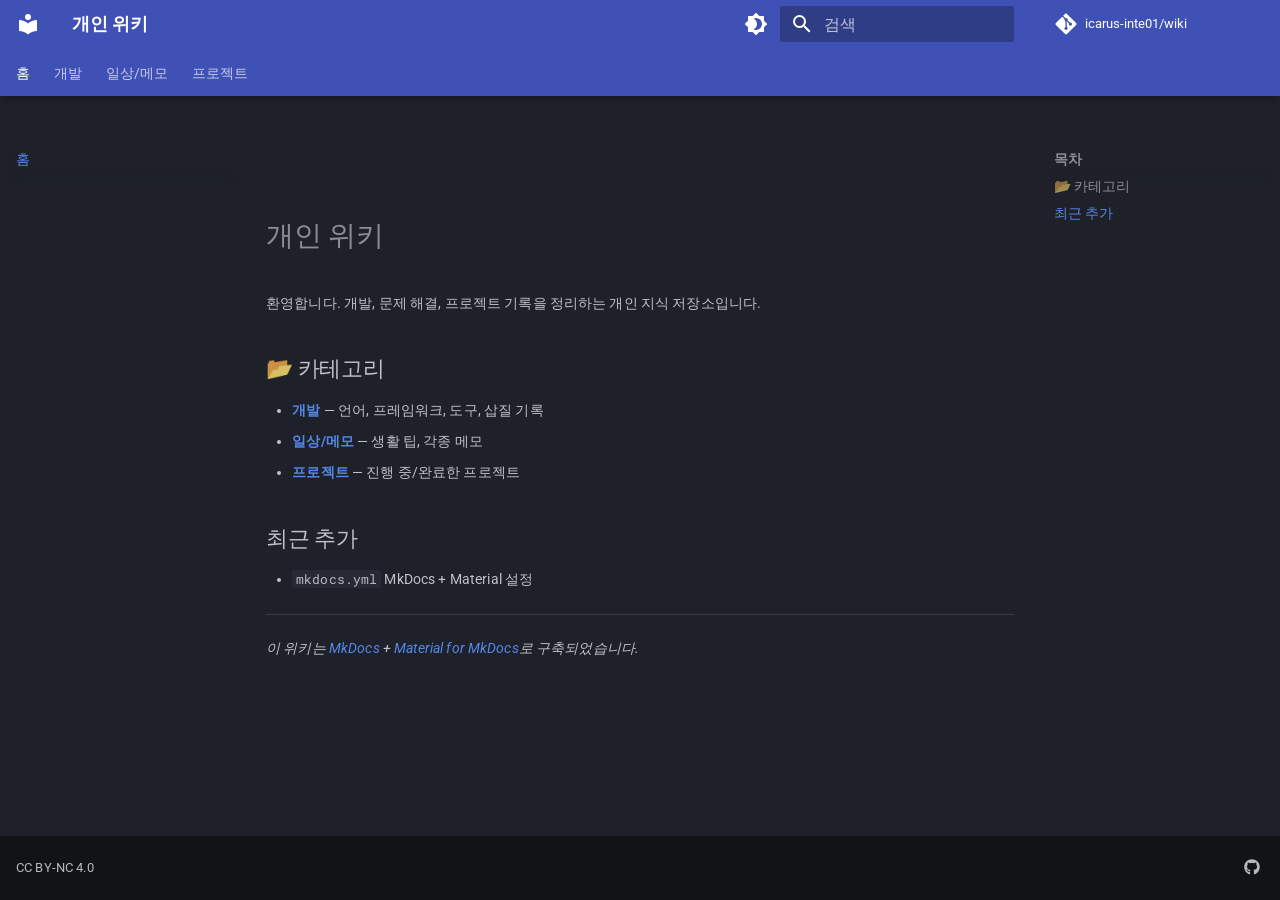
<file: index.html>
<!doctype html>
<html lang="ko" class="no-js">
  <head>
    
      <meta charset="utf-8">
      <meta name="viewport" content="width=device-width,initial-scale=1">
      
        <meta name="description" content="개인 기술 위키 — 개발, 일상, 프로젝트 노트">
      
      
        <meta name="author" content="icarus">
      
      
        <link rel="canonical" href="https://icarus-inte01.github.io/wiki/">
      
      
      
        <link rel="next" href="dev/">
      
      
        
      
      
      <link rel="icon" href="assets/images/favicon.png">
      <meta name="generator" content="mkdocs-1.6.1, mkdocs-material-9.7.6">
    
    
      
        <title>개인 위키</title>
      
    
    
      <link rel="stylesheet" href="assets/stylesheets/main.484c7ddc.min.css">
      
        
        <link rel="stylesheet" href="assets/stylesheets/palette.ab4e12ef.min.css">
      
      


    
    
      
    
    
      
        
        
        <link rel="preconnect" href="https://fonts.gstatic.com" crossorigin>
        <link rel="stylesheet" href="https://fonts.googleapis.com/css?family=Roboto:300,300i,400,400i,700,700i%7CRoboto+Mono:400,400i,700,700i&display=fallback">
        <style>:root{--md-text-font:"Roboto";--md-code-font:"Roboto Mono"}</style>
      
    
    
      <link rel="stylesheet" href="extra.css">
    
    <script>__md_scope=new URL(".",location),__md_hash=e=>[...e].reduce(((e,_)=>(e<<5)-e+_.charCodeAt(0)),0),__md_get=(e,_=localStorage,t=__md_scope)=>JSON.parse(_.getItem(t.pathname+"."+e)),__md_set=(e,_,t=localStorage,a=__md_scope)=>{try{t.setItem(a.pathname+"."+e,JSON.stringify(_))}catch(e){}}</script>
    
      

    
    
  </head>
  
  
    
    
      
    
    
    
    
    <body dir="ltr" data-md-color-scheme="slate" data-md-color-primary="indigo" data-md-color-accent="indigo">
  
    
    <input class="md-toggle" data-md-toggle="drawer" type="checkbox" id="__drawer" autocomplete="off">
    <input class="md-toggle" data-md-toggle="search" type="checkbox" id="__search" autocomplete="off">
    <label class="md-overlay" for="__drawer"></label>
    <div data-md-component="skip">
      
        
        <a href="#_1" class="md-skip">
          콘텐츠로 이동
        </a>
      
    </div>
    <div data-md-component="announce">
      
    </div>
    
    
      

  

<header class="md-header md-header--shadow md-header--lifted" data-md-component="header">
  <nav class="md-header__inner md-grid" aria-label="상단/헤더">
    <a href="." title="개인 위키" class="md-header__button md-logo" aria-label="개인 위키" data-md-component="logo">
      
  
  <svg xmlns="http://www.w3.org/2000/svg" viewBox="0 0 24 24"><path d="M12 8a3 3 0 0 0 3-3 3 3 0 0 0-3-3 3 3 0 0 0-3 3 3 3 0 0 0 3 3m0 3.54C9.64 9.35 6.5 8 3 8v11c3.5 0 6.64 1.35 9 3.54 2.36-2.19 5.5-3.54 9-3.54V8c-3.5 0-6.64 1.35-9 3.54"/></svg>

    </a>
    <label class="md-header__button md-icon" for="__drawer">
      
      <svg xmlns="http://www.w3.org/2000/svg" viewBox="0 0 24 24"><path d="M3 6h18v2H3zm0 5h18v2H3zm0 5h18v2H3z"/></svg>
    </label>
    <div class="md-header__title" data-md-component="header-title">
      <div class="md-header__ellipsis">
        <div class="md-header__topic">
          <span class="md-ellipsis">
            개인 위키
          </span>
        </div>
        <div class="md-header__topic" data-md-component="header-topic">
          <span class="md-ellipsis">
            
              홈
            
          </span>
        </div>
      </div>
    </div>
    
      
        <form class="md-header__option" data-md-component="palette">
  
    
    
    
    <input class="md-option" data-md-color-media="" data-md-color-scheme="slate" data-md-color-primary="indigo" data-md-color-accent="indigo"  aria-label="라이트 모드로 전환"  type="radio" name="__palette" id="__palette_0">
    
      <label class="md-header__button md-icon" title="라이트 모드로 전환" for="__palette_1" hidden>
        <svg xmlns="http://www.w3.org/2000/svg" viewBox="0 0 24 24"><path d="M12 18c-.89 0-1.74-.2-2.5-.55C11.56 16.5 13 14.42 13 12s-1.44-4.5-3.5-5.45C10.26 6.2 11.11 6 12 6a6 6 0 0 1 6 6 6 6 0 0 1-6 6m8-9.31V4h-4.69L12 .69 8.69 4H4v4.69L.69 12 4 15.31V20h4.69L12 23.31 15.31 20H20v-4.69L23.31 12z"/></svg>
      </label>
    
  
    
    
    
    <input class="md-option" data-md-color-media="" data-md-color-scheme="default" data-md-color-primary="indigo" data-md-color-accent="indigo"  aria-label="다크 모드로 전환"  type="radio" name="__palette" id="__palette_1">
    
      <label class="md-header__button md-icon" title="다크 모드로 전환" for="__palette_0" hidden>
        <svg xmlns="http://www.w3.org/2000/svg" viewBox="0 0 24 24"><path d="M12 8a4 4 0 0 0-4 4 4 4 0 0 0 4 4 4 4 0 0 0 4-4 4 4 0 0 0-4-4m0 10a6 6 0 0 1-6-6 6 6 0 0 1 6-6 6 6 0 0 1 6 6 6 6 0 0 1-6 6m8-9.31V4h-4.69L12 .69 8.69 4H4v4.69L.69 12 4 15.31V20h4.69L12 23.31 15.31 20H20v-4.69L23.31 12z"/></svg>
      </label>
    
  
</form>
      
    
    
      <script>var palette=__md_get("__palette");if(palette&&palette.color){if("(prefers-color-scheme)"===palette.color.media){var media=matchMedia("(prefers-color-scheme: light)"),input=document.querySelector(media.matches?"[data-md-color-media='(prefers-color-scheme: light)']":"[data-md-color-media='(prefers-color-scheme: dark)']");palette.color.media=input.getAttribute("data-md-color-media"),palette.color.scheme=input.getAttribute("data-md-color-scheme"),palette.color.primary=input.getAttribute("data-md-color-primary"),palette.color.accent=input.getAttribute("data-md-color-accent")}for(var[key,value]of Object.entries(palette.color))document.body.setAttribute("data-md-color-"+key,value)}</script>
    
    
    
      
      
        <label class="md-header__button md-icon" for="__search">
          
          <svg xmlns="http://www.w3.org/2000/svg" viewBox="0 0 24 24"><path d="M9.5 3A6.5 6.5 0 0 1 16 9.5c0 1.61-.59 3.09-1.56 4.23l.27.27h.79l5 5-1.5 1.5-5-5v-.79l-.27-.27A6.52 6.52 0 0 1 9.5 16 6.5 6.5 0 0 1 3 9.5 6.5 6.5 0 0 1 9.5 3m0 2C7 5 5 7 5 9.5S7 14 9.5 14 14 12 14 9.5 12 5 9.5 5"/></svg>
        </label>
        <div class="md-search" data-md-component="search" role="dialog">
  <label class="md-search__overlay" for="__search"></label>
  <div class="md-search__inner" role="search">
    <form class="md-search__form" name="search">
      <input type="text" class="md-search__input" name="query" aria-label="검색" placeholder="검색" autocapitalize="off" autocorrect="off" autocomplete="off" spellcheck="false" data-md-component="search-query" required>
      <label class="md-search__icon md-icon" for="__search">
        
        <svg xmlns="http://www.w3.org/2000/svg" viewBox="0 0 24 24"><path d="M9.5 3A6.5 6.5 0 0 1 16 9.5c0 1.61-.59 3.09-1.56 4.23l.27.27h.79l5 5-1.5 1.5-5-5v-.79l-.27-.27A6.52 6.52 0 0 1 9.5 16 6.5 6.5 0 0 1 3 9.5 6.5 6.5 0 0 1 9.5 3m0 2C7 5 5 7 5 9.5S7 14 9.5 14 14 12 14 9.5 12 5 9.5 5"/></svg>
        
        <svg xmlns="http://www.w3.org/2000/svg" viewBox="0 0 24 24"><path d="M20 11v2H8l5.5 5.5-1.42 1.42L4.16 12l7.92-7.92L13.5 5.5 8 11z"/></svg>
      </label>
      <nav class="md-search__options" aria-label="검색">
        
        <button type="reset" class="md-search__icon md-icon" title="지우기" aria-label="지우기" tabindex="-1">
          
          <svg xmlns="http://www.w3.org/2000/svg" viewBox="0 0 24 24"><path d="M19 6.41 17.59 5 12 10.59 6.41 5 5 6.41 10.59 12 5 17.59 6.41 19 12 13.41 17.59 19 19 17.59 13.41 12z"/></svg>
        </button>
      </nav>
      
        <div class="md-search__suggest" data-md-component="search-suggest"></div>
      
    </form>
    <div class="md-search__output">
      <div class="md-search__scrollwrap" tabindex="0" data-md-scrollfix>
        <div class="md-search-result" data-md-component="search-result">
          <div class="md-search-result__meta">
            검색 초기화
          </div>
          <ol class="md-search-result__list" role="presentation"></ol>
        </div>
      </div>
    </div>
  </div>
</div>
      
    
    
      <div class="md-header__source">
        <a href="https://github.com/icarus-inte01/wiki" title="저장소로 이동" class="md-source" data-md-component="source">
  <div class="md-source__icon md-icon">
    
    <svg xmlns="http://www.w3.org/2000/svg" viewBox="0 0 448 512"><!--! Font Awesome Free 7.1.0 by @fontawesome - https://fontawesome.com License - https://fontawesome.com/license/free (Icons: CC BY 4.0, Fonts: SIL OFL 1.1, Code: MIT License) Copyright 2025 Fonticons, Inc.--><path d="M439.6 236.1 244 40.5c-5.4-5.5-12.8-8.5-20.4-8.5s-15 3-20.4 8.4L162.5 81l51.5 51.5c27.1-9.1 52.7 16.8 43.4 43.7l49.7 49.7c34.2-11.8 61.2 31 35.5 56.7-26.5 26.5-70.2-2.9-56-37.3L240.3 199v121.9c25.3 12.5 22.3 41.8 9.1 55-6.4 6.4-15.2 10.1-24.3 10.1s-17.8-3.6-24.3-10.1c-17.6-17.6-11.1-46.9 11.2-56v-123c-20.8-8.5-24.6-30.7-18.6-45L142.6 101 8.5 235.1C3 240.6 0 247.9 0 255.5s3 15 8.5 20.4l195.6 195.7c5.4 5.4 12.7 8.4 20.4 8.4s15-3 20.4-8.4l194.7-194.7c5.4-5.4 8.4-12.8 8.4-20.4s-3-15-8.4-20.4"/></svg>
  </div>
  <div class="md-source__repository">
    icarus-inte01/wiki
  </div>
</a>
      </div>
    
  </nav>
  
    
      
<nav class="md-tabs" aria-label="탭" data-md-component="tabs">
  <div class="md-grid">
    <ul class="md-tabs__list">
      
        
  
  
  
    
  
  
    <li class="md-tabs__item md-tabs__item--active">
      <a href="." class="md-tabs__link">
        
  
  
    
  
  홈

      </a>
    </li>
  

      
        
  
  
  
  
    
    
      <li class="md-tabs__item">
        <a href="dev/" class="md-tabs__link">
          
  
  
    
  
  개발

        </a>
      </li>
    
  

      
        
  
  
  
  
    
    
      <li class="md-tabs__item">
        <a href="life/" class="md-tabs__link">
          
  
  
    
  
  일상/메모

        </a>
      </li>
    
  

      
        
  
  
  
  
    
    
      <li class="md-tabs__item">
        <a href="projects/" class="md-tabs__link">
          
  
  
    
  
  프로젝트

        </a>
      </li>
    
  

      
    </ul>
  </div>
</nav>
    
  
</header>
    
    <div class="md-container" data-md-component="container">
      
      
        
      
      <main class="md-main" data-md-component="main">
        <div class="md-main__inner md-grid">
          
            
              
              <div class="md-sidebar md-sidebar--primary" data-md-component="sidebar" data-md-type="navigation" >
                <div class="md-sidebar__scrollwrap">
                  <div class="md-sidebar__inner">
                    


  


<nav class="md-nav md-nav--primary md-nav--lifted" aria-label="네비게이션" data-md-level="0">
  <label class="md-nav__title" for="__drawer">
    <a href="." title="개인 위키" class="md-nav__button md-logo" aria-label="개인 위키" data-md-component="logo">
      
  
  <svg xmlns="http://www.w3.org/2000/svg" viewBox="0 0 24 24"><path d="M12 8a3 3 0 0 0 3-3 3 3 0 0 0-3-3 3 3 0 0 0-3 3 3 3 0 0 0 3 3m0 3.54C9.64 9.35 6.5 8 3 8v11c3.5 0 6.64 1.35 9 3.54 2.36-2.19 5.5-3.54 9-3.54V8c-3.5 0-6.64 1.35-9 3.54"/></svg>

    </a>
    개인 위키
  </label>
  
    <div class="md-nav__source">
      <a href="https://github.com/icarus-inte01/wiki" title="저장소로 이동" class="md-source" data-md-component="source">
  <div class="md-source__icon md-icon">
    
    <svg xmlns="http://www.w3.org/2000/svg" viewBox="0 0 448 512"><!--! Font Awesome Free 7.1.0 by @fontawesome - https://fontawesome.com License - https://fontawesome.com/license/free (Icons: CC BY 4.0, Fonts: SIL OFL 1.1, Code: MIT License) Copyright 2025 Fonticons, Inc.--><path d="M439.6 236.1 244 40.5c-5.4-5.5-12.8-8.5-20.4-8.5s-15 3-20.4 8.4L162.5 81l51.5 51.5c27.1-9.1 52.7 16.8 43.4 43.7l49.7 49.7c34.2-11.8 61.2 31 35.5 56.7-26.5 26.5-70.2-2.9-56-37.3L240.3 199v121.9c25.3 12.5 22.3 41.8 9.1 55-6.4 6.4-15.2 10.1-24.3 10.1s-17.8-3.6-24.3-10.1c-17.6-17.6-11.1-46.9 11.2-56v-123c-20.8-8.5-24.6-30.7-18.6-45L142.6 101 8.5 235.1C3 240.6 0 247.9 0 255.5s3 15 8.5 20.4l195.6 195.7c5.4 5.4 12.7 8.4 20.4 8.4s15-3 20.4-8.4l194.7-194.7c5.4-5.4 8.4-12.8 8.4-20.4s-3-15-8.4-20.4"/></svg>
  </div>
  <div class="md-source__repository">
    icarus-inte01/wiki
  </div>
</a>
    </div>
  
  <ul class="md-nav__list" data-md-scrollfix>
    
      
      
  
  
    
  
  
  
    <li class="md-nav__item md-nav__item--active">
      
      <input class="md-nav__toggle md-toggle" type="checkbox" id="__toc">
      
      
        
      
      
        <label class="md-nav__link md-nav__link--active" for="__toc">
          
  
  
  <span class="md-ellipsis">
    
  
    홈
  

    
  </span>
  
  

          <span class="md-nav__icon md-icon"></span>
        </label>
      
      <a href="." class="md-nav__link md-nav__link--active">
        
  
  
  <span class="md-ellipsis">
    
  
    홈
  

    
  </span>
  
  

      </a>
      
        

<nav class="md-nav md-nav--secondary" aria-label="목차">
  
  
  
    
  
  
    <label class="md-nav__title" for="__toc">
      <span class="md-nav__icon md-icon"></span>
      목차
    </label>
    <ul class="md-nav__list" data-md-component="toc" data-md-scrollfix>
      
        <li class="md-nav__item">
  <a href="#_2" class="md-nav__link">
    <span class="md-ellipsis">
      
        📂 카테고리
      
    </span>
  </a>
  
</li>
      
        <li class="md-nav__item">
  <a href="#_3" class="md-nav__link">
    <span class="md-ellipsis">
      
        최근 추가
      
    </span>
  </a>
  
</li>
      
    </ul>
  
</nav>
      
    </li>
  

    
      
      
  
  
  
  
    
    
      
        
          
        
      
        
      
    
    
    
      
      
        
      
    
    
    <li class="md-nav__item md-nav__item--nested">
      
        
        
        <input class="md-nav__toggle md-toggle " type="checkbox" id="__nav_2" >
        
          
          <div class="md-nav__link md-nav__container">
            <a href="dev/" class="md-nav__link ">
              
  
  
  <span class="md-ellipsis">
    
  
    개발
  

    
  </span>
  
  

            </a>
            
              
              <label class="md-nav__link " for="__nav_2" id="__nav_2_label" tabindex="0">
                <span class="md-nav__icon md-icon"></span>
              </label>
            
          </div>
        
        <nav class="md-nav" data-md-level="1" aria-labelledby="__nav_2_label" aria-expanded="false">
          <label class="md-nav__title" for="__nav_2">
            <span class="md-nav__icon md-icon"></span>
            
  
    개발
  

          </label>
          <ul class="md-nav__list" data-md-scrollfix>
            
              
            
              
                
  
  
  
  
    <li class="md-nav__item">
      <a href="dev/mermaid-example/" class="md-nav__link">
        
  
  
  <span class="md-ellipsis">
    
  
    Mermaid 예제
  

    
  </span>
  
  

      </a>
    </li>
  

              
            
          </ul>
        </nav>
      
    </li>
  

    
      
      
  
  
  
  
    
    
      
        
          
        
      
    
    
    
      
      
        
      
    
    
    <li class="md-nav__item md-nav__item--nested">
      
        
        
        <input class="md-nav__toggle md-toggle " type="checkbox" id="__nav_3" >
        
          
          <div class="md-nav__link md-nav__container">
            <a href="life/" class="md-nav__link ">
              
  
  
  <span class="md-ellipsis">
    
  
    일상/메모
  

    
  </span>
  
  

            </a>
            
          </div>
        
        <nav class="md-nav" data-md-level="1" aria-labelledby="__nav_3_label" aria-expanded="false">
          <label class="md-nav__title" for="__nav_3">
            <span class="md-nav__icon md-icon"></span>
            
  
    일상/메모
  

          </label>
          <ul class="md-nav__list" data-md-scrollfix>
            
              
            
          </ul>
        </nav>
      
    </li>
  

    
      
      
  
  
  
  
    
    
      
        
          
        
      
        
      
    
    
    
      
      
        
      
    
    
    <li class="md-nav__item md-nav__item--nested">
      
        
        
        <input class="md-nav__toggle md-toggle " type="checkbox" id="__nav_4" >
        
          
          <div class="md-nav__link md-nav__container">
            <a href="projects/" class="md-nav__link ">
              
  
  
  <span class="md-ellipsis">
    
  
    프로젝트
  

    
  </span>
  
  

            </a>
            
              
              <label class="md-nav__link " for="__nav_4" id="__nav_4_label" tabindex="0">
                <span class="md-nav__icon md-icon"></span>
              </label>
            
          </div>
        
        <nav class="md-nav" data-md-level="1" aria-labelledby="__nav_4_label" aria-expanded="false">
          <label class="md-nav__title" for="__nav_4">
            <span class="md-nav__icon md-icon"></span>
            
  
    프로젝트
  

          </label>
          <ul class="md-nav__list" data-md-scrollfix>
            
              
            
              
                
  
  
  
  
    <li class="md-nav__item">
      <a href="projects/design-news/" class="md-nav__link">
        
  
  
  <span class="md-ellipsis">
    
  
    뉴스 수집기 설계
  

    
  </span>
  
  

      </a>
    </li>
  

              
            
          </ul>
        </nav>
      
    </li>
  

    
  </ul>
</nav>
                  </div>
                </div>
              </div>
            
            
              
              <div class="md-sidebar md-sidebar--secondary" data-md-component="sidebar" data-md-type="toc" >
                <div class="md-sidebar__scrollwrap">
                  <div class="md-sidebar__inner">
                    

<nav class="md-nav md-nav--secondary" aria-label="목차">
  
  
  
    
  
  
    <label class="md-nav__title" for="__toc">
      <span class="md-nav__icon md-icon"></span>
      목차
    </label>
    <ul class="md-nav__list" data-md-component="toc" data-md-scrollfix>
      
        <li class="md-nav__item">
  <a href="#_2" class="md-nav__link">
    <span class="md-ellipsis">
      
        📂 카테고리
      
    </span>
  </a>
  
</li>
      
        <li class="md-nav__item">
  <a href="#_3" class="md-nav__link">
    <span class="md-ellipsis">
      
        최근 추가
      
    </span>
  </a>
  
</li>
      
    </ul>
  
</nav>
                  </div>
                </div>
              </div>
            
          
          
            <div class="md-content" data-md-component="content">
              
              <article class="md-content__inner md-typeset">
                
                  


  
  


<h1 id="_1">개인 위키<a class="headerlink" href="#_1" title="Permanent link">&para;</a></h1>
<p>환영합니다. 개발, 문제 해결, 프로젝트 기록을 정리하는 개인 지식 저장소입니다.</p>
<h2 id="_2">📂 카테고리<a class="headerlink" href="#_2" title="Permanent link">&para;</a></h2>
<ul>
<li><a href="dev/"><strong>개발</strong></a> — 언어, 프레임워크, 도구, 삽질 기록</li>
<li><a href="life/"><strong>일상/메모</strong></a> — 생활 팁, 각종 메모</li>
<li><a href="projects/"><strong>프로젝트</strong></a> — 진행 중/완료한 프로젝트</li>
</ul>
<h2 id="_3">최근 추가<a class="headerlink" href="#_3" title="Permanent link">&para;</a></h2>
<ul>
<li><code>mkdocs.yml</code> MkDocs + Material 설정</li>
</ul>
<hr />
<p><em>이 위키는 <a href="https://www.mkdocs.org/">MkDocs</a> + <a href="https://squidfunk.github.io/mkdocs-material/">Material for MkDocs</a>로 구축되었습니다.</em></p>












                
              </article>
            </div>
          
          
<script>var target=document.getElementById(location.hash.slice(1));target&&target.name&&(target.checked=target.name.startsWith("__tabbed_"))</script>
        </div>
        
          <button type="button" class="md-top md-icon" data-md-component="top" hidden>
  
  <svg xmlns="http://www.w3.org/2000/svg" viewBox="0 0 24 24"><path d="M13 20h-2V8l-5.5 5.5-1.42-1.42L12 4.16l7.92 7.92-1.42 1.42L13 8z"/></svg>
  맨위로
</button>
        
      </main>
      
        <footer class="md-footer">
  
  <div class="md-footer-meta md-typeset">
    <div class="md-footer-meta__inner md-grid">
      <div class="md-copyright">
  
    <div class="md-copyright__highlight">
      CC BY-NC 4.0
    </div>
  
  
</div>
      
        
<div class="md-social">
  
    
    
    
    
      
      
    
    <a href="https://github.com/icarus-inte01" target="_blank" rel="noopener" title="github.com" class="md-social__link">
      <svg xmlns="http://www.w3.org/2000/svg" viewBox="0 0 512 512"><!--! Font Awesome Free 7.1.0 by @fontawesome - https://fontawesome.com License - https://fontawesome.com/license/free (Icons: CC BY 4.0, Fonts: SIL OFL 1.1, Code: MIT License) Copyright 2025 Fonticons, Inc.--><path d="M173.9 397.4c0 2-2.3 3.6-5.2 3.6-3.3.3-5.6-1.3-5.6-3.6 0-2 2.3-3.6 5.2-3.6 3-.3 5.6 1.3 5.6 3.6m-31.1-4.5c-.7 2 1.3 4.3 4.3 4.9 2.6 1 5.6 0 6.2-2s-1.3-4.3-4.3-5.2c-2.6-.7-5.5.3-6.2 2.3m44.2-1.7c-2.9.7-4.9 2.6-4.6 4.9.3 2 2.9 3.3 5.9 2.6 2.9-.7 4.9-2.6 4.6-4.6-.3-1.9-3-3.2-5.9-2.9M252.8 8C114.1 8 8 113.3 8 252c0 110.9 69.8 205.8 169.5 239.2 12.8 2.3 17.3-5.6 17.3-12.1 0-6.2-.3-40.4-.3-61.4 0 0-70 15-84.7-29.8 0 0-11.4-29.1-27.8-36.6 0 0-22.9-15.7 1.6-15.4 0 0 24.9 2 38.6 25.8 21.9 38.6 58.6 27.5 72.9 20.9 2.3-16 8.8-27.1 16-33.7-55.9-6.2-112.3-14.3-112.3-110.5 0-27.5 7.6-41.3 23.6-58.9-2.6-6.5-11.1-33.3 2.6-67.9 20.9-6.5 69 27 69 27 20-5.6 41.5-8.5 62.8-8.5s42.8 2.9 62.8 8.5c0 0 48.1-33.6 69-27 13.7 34.7 5.2 61.4 2.6 67.9 16 17.7 25.8 31.5 25.8 58.9 0 96.5-58.9 104.2-114.8 110.5 9.2 7.9 17 22.9 17 46.4 0 33.7-.3 75.4-.3 83.6 0 6.5 4.6 14.4 17.3 12.1C436.2 457.8 504 362.9 504 252 504 113.3 391.5 8 252.8 8M105.2 352.9c-1.3 1-1 3.3.7 5.2 1.6 1.6 3.9 2.3 5.2 1 1.3-1 1-3.3-.7-5.2-1.6-1.6-3.9-2.3-5.2-1m-10.8-8.1c-.7 1.3.3 2.9 2.3 3.9 1.6 1 3.6.7 4.3-.7.7-1.3-.3-2.9-2.3-3.9-2-.6-3.6-.3-4.3.7m32.4 35.6c-1.6 1.3-1 4.3 1.3 6.2 2.3 2.3 5.2 2.6 6.5 1 1.3-1.3.7-4.3-1.3-6.2-2.2-2.3-5.2-2.6-6.5-1m-11.4-14.7c-1.6 1-1.6 3.6 0 5.9s4.3 3.3 5.6 2.3c1.6-1.3 1.6-3.9 0-6.2-1.4-2.3-4-3.3-5.6-2"/></svg>
    </a>
  
</div>
      
    </div>
  </div>
</footer>
      
    </div>
    <div class="md-dialog" data-md-component="dialog">
      <div class="md-dialog__inner md-typeset"></div>
    </div>
    
    
    
      
      
      <script id="__config" type="application/json">{"annotate": null, "base": ".", "features": ["navigation.tabs", "navigation.tabs.sticky", "navigation.sections", "navigation.indexes", "navigation.top", "search.highlight", "search.suggest", "content.code.copy", "content.code.annotate"], "search": "assets/javascripts/workers/search.2c215733.min.js", "tags": null, "translations": {"clipboard.copied": "\ud074\ub9bd\ubcf4\ub4dc\uc5d0 \ubcf5\uc0ac\ub428", "clipboard.copy": "\ud074\ub9bd\ubcf4\ub4dc\ub85c \ubcf5\uc0ac", "search.result.more.one": "\uc774 \ubb38\uc11c\uc5d0\uc11c 1\uac1c\uc758 \uac80\uc0c9 \uacb0\uacfc \ub354 \ubcf4\uae30", "search.result.more.other": "\uc774 \ubb38\uc11c\uc5d0\uc11c #\uac1c\uc758 \uac80\uc0c9 \uacb0\uacfc \ub354 \ubcf4\uae30", "search.result.none": "\uac80\uc0c9\uc5b4\uc640 \uc77c\uce58\ud558\ub294 \ubb38\uc11c\uac00 \uc5c6\uc2b5\ub2c8\ub2e4", "search.result.one": "1\uac1c\uc758 \uc77c\uce58\ud558\ub294 \ubb38\uc11c", "search.result.other": "#\uac1c\uc758 \uc77c\uce58\ud558\ub294 \ubb38\uc11c", "search.result.placeholder": "\uac80\uc0c9\uc5b4\ub97c \uc785\ub825\ud558\uc138\uc694", "search.result.term.missing": "\ud3ec\ud568\ub418\uc9c0 \uc54a\uc740 \uac80\uc0c9\uc5b4", "select.version": "\ubc84\uc804 \uc120\ud0dd"}, "version": null}</script>
    
    
      <script src="assets/javascripts/bundle.79ae519e.min.js"></script>
      
    
  </body>
</html>
</file>
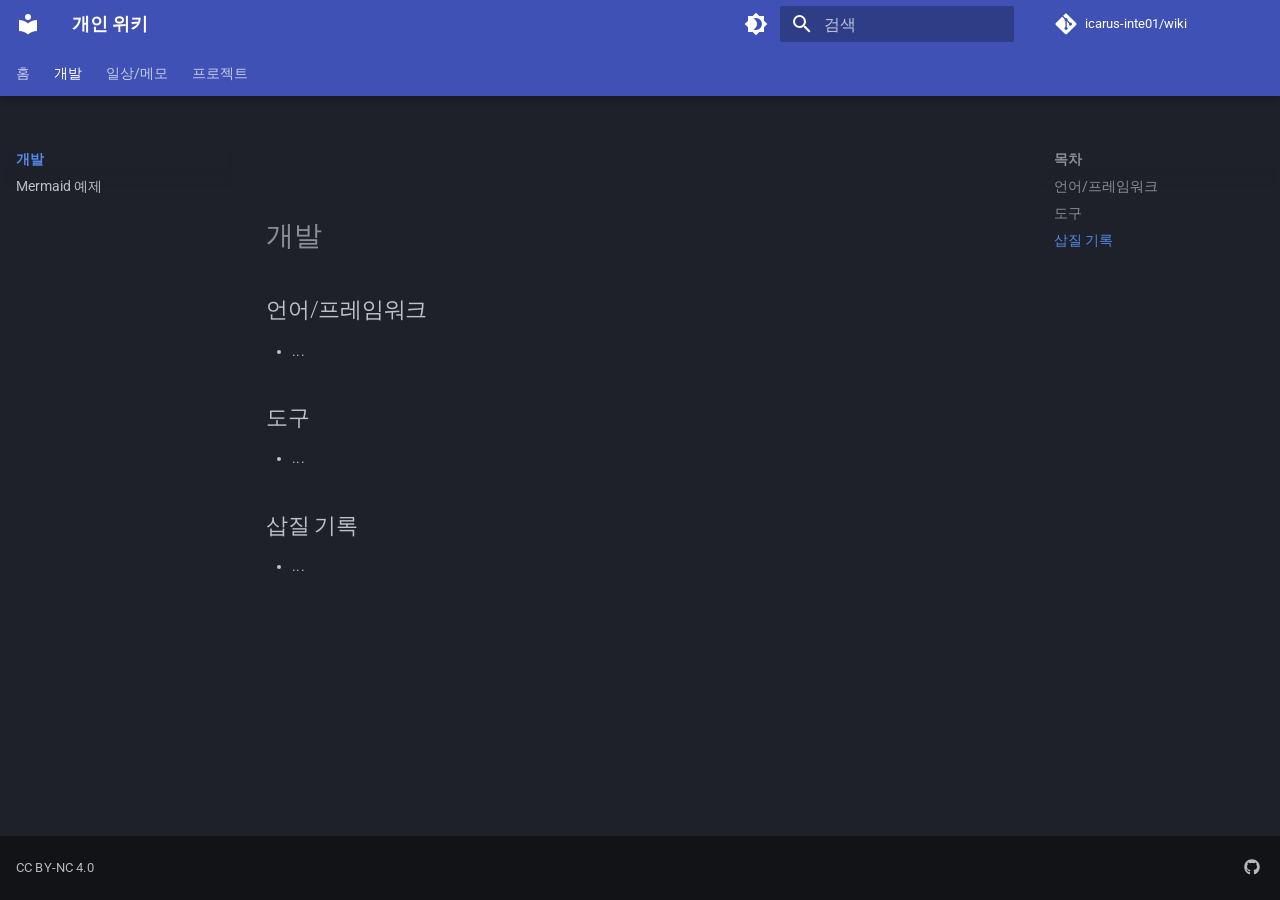
<file: dev/index.html>
<!doctype html>
<html lang="ko" class="no-js">
  <head>
    
      <meta charset="utf-8">
      <meta name="viewport" content="width=device-width,initial-scale=1">
      
        <meta name="description" content="개인 기술 위키 — 개발, 일상, 프로젝트 노트">
      
      
        <meta name="author" content="icarus">
      
      
        <link rel="canonical" href="https://icarus-inte01.github.io/wiki/dev/">
      
      
        <link rel="prev" href="..">
      
      
        <link rel="next" href="mermaid-example/">
      
      
        
      
      
      <link rel="icon" href="../assets/images/favicon.png">
      <meta name="generator" content="mkdocs-1.6.1, mkdocs-material-9.7.6">
    
    
      
        <title>개발 - 개인 위키</title>
      
    
    
      <link rel="stylesheet" href="../assets/stylesheets/main.484c7ddc.min.css">
      
        
        <link rel="stylesheet" href="../assets/stylesheets/palette.ab4e12ef.min.css">
      
      


    
    
      
    
    
      
        
        
        <link rel="preconnect" href="https://fonts.gstatic.com" crossorigin>
        <link rel="stylesheet" href="https://fonts.googleapis.com/css?family=Roboto:300,300i,400,400i,700,700i%7CRoboto+Mono:400,400i,700,700i&display=fallback">
        <style>:root{--md-text-font:"Roboto";--md-code-font:"Roboto Mono"}</style>
      
    
    
      <link rel="stylesheet" href="../extra.css">
    
    <script>__md_scope=new URL("..",location),__md_hash=e=>[...e].reduce(((e,_)=>(e<<5)-e+_.charCodeAt(0)),0),__md_get=(e,_=localStorage,t=__md_scope)=>JSON.parse(_.getItem(t.pathname+"."+e)),__md_set=(e,_,t=localStorage,a=__md_scope)=>{try{t.setItem(a.pathname+"."+e,JSON.stringify(_))}catch(e){}}</script>
    
      

    
    
  </head>
  
  
    
    
      
    
    
    
    
    <body dir="ltr" data-md-color-scheme="slate" data-md-color-primary="indigo" data-md-color-accent="indigo">
  
    
    <input class="md-toggle" data-md-toggle="drawer" type="checkbox" id="__drawer" autocomplete="off">
    <input class="md-toggle" data-md-toggle="search" type="checkbox" id="__search" autocomplete="off">
    <label class="md-overlay" for="__drawer"></label>
    <div data-md-component="skip">
      
        
        <a href="#_1" class="md-skip">
          콘텐츠로 이동
        </a>
      
    </div>
    <div data-md-component="announce">
      
    </div>
    
    
      

  

<header class="md-header md-header--shadow md-header--lifted" data-md-component="header">
  <nav class="md-header__inner md-grid" aria-label="상단/헤더">
    <a href=".." title="개인 위키" class="md-header__button md-logo" aria-label="개인 위키" data-md-component="logo">
      
  
  <svg xmlns="http://www.w3.org/2000/svg" viewBox="0 0 24 24"><path d="M12 8a3 3 0 0 0 3-3 3 3 0 0 0-3-3 3 3 0 0 0-3 3 3 3 0 0 0 3 3m0 3.54C9.64 9.35 6.5 8 3 8v11c3.5 0 6.64 1.35 9 3.54 2.36-2.19 5.5-3.54 9-3.54V8c-3.5 0-6.64 1.35-9 3.54"/></svg>

    </a>
    <label class="md-header__button md-icon" for="__drawer">
      
      <svg xmlns="http://www.w3.org/2000/svg" viewBox="0 0 24 24"><path d="M3 6h18v2H3zm0 5h18v2H3zm0 5h18v2H3z"/></svg>
    </label>
    <div class="md-header__title" data-md-component="header-title">
      <div class="md-header__ellipsis">
        <div class="md-header__topic">
          <span class="md-ellipsis">
            개인 위키
          </span>
        </div>
        <div class="md-header__topic" data-md-component="header-topic">
          <span class="md-ellipsis">
            
              개발
            
          </span>
        </div>
      </div>
    </div>
    
      
        <form class="md-header__option" data-md-component="palette">
  
    
    
    
    <input class="md-option" data-md-color-media="" data-md-color-scheme="slate" data-md-color-primary="indigo" data-md-color-accent="indigo"  aria-label="라이트 모드로 전환"  type="radio" name="__palette" id="__palette_0">
    
      <label class="md-header__button md-icon" title="라이트 모드로 전환" for="__palette_1" hidden>
        <svg xmlns="http://www.w3.org/2000/svg" viewBox="0 0 24 24"><path d="M12 18c-.89 0-1.74-.2-2.5-.55C11.56 16.5 13 14.42 13 12s-1.44-4.5-3.5-5.45C10.26 6.2 11.11 6 12 6a6 6 0 0 1 6 6 6 6 0 0 1-6 6m8-9.31V4h-4.69L12 .69 8.69 4H4v4.69L.69 12 4 15.31V20h4.69L12 23.31 15.31 20H20v-4.69L23.31 12z"/></svg>
      </label>
    
  
    
    
    
    <input class="md-option" data-md-color-media="" data-md-color-scheme="default" data-md-color-primary="indigo" data-md-color-accent="indigo"  aria-label="다크 모드로 전환"  type="radio" name="__palette" id="__palette_1">
    
      <label class="md-header__button md-icon" title="다크 모드로 전환" for="__palette_0" hidden>
        <svg xmlns="http://www.w3.org/2000/svg" viewBox="0 0 24 24"><path d="M12 8a4 4 0 0 0-4 4 4 4 0 0 0 4 4 4 4 0 0 0 4-4 4 4 0 0 0-4-4m0 10a6 6 0 0 1-6-6 6 6 0 0 1 6-6 6 6 0 0 1 6 6 6 6 0 0 1-6 6m8-9.31V4h-4.69L12 .69 8.69 4H4v4.69L.69 12 4 15.31V20h4.69L12 23.31 15.31 20H20v-4.69L23.31 12z"/></svg>
      </label>
    
  
</form>
      
    
    
      <script>var palette=__md_get("__palette");if(palette&&palette.color){if("(prefers-color-scheme)"===palette.color.media){var media=matchMedia("(prefers-color-scheme: light)"),input=document.querySelector(media.matches?"[data-md-color-media='(prefers-color-scheme: light)']":"[data-md-color-media='(prefers-color-scheme: dark)']");palette.color.media=input.getAttribute("data-md-color-media"),palette.color.scheme=input.getAttribute("data-md-color-scheme"),palette.color.primary=input.getAttribute("data-md-color-primary"),palette.color.accent=input.getAttribute("data-md-color-accent")}for(var[key,value]of Object.entries(palette.color))document.body.setAttribute("data-md-color-"+key,value)}</script>
    
    
    
      
      
        <label class="md-header__button md-icon" for="__search">
          
          <svg xmlns="http://www.w3.org/2000/svg" viewBox="0 0 24 24"><path d="M9.5 3A6.5 6.5 0 0 1 16 9.5c0 1.61-.59 3.09-1.56 4.23l.27.27h.79l5 5-1.5 1.5-5-5v-.79l-.27-.27A6.52 6.52 0 0 1 9.5 16 6.5 6.5 0 0 1 3 9.5 6.5 6.5 0 0 1 9.5 3m0 2C7 5 5 7 5 9.5S7 14 9.5 14 14 12 14 9.5 12 5 9.5 5"/></svg>
        </label>
        <div class="md-search" data-md-component="search" role="dialog">
  <label class="md-search__overlay" for="__search"></label>
  <div class="md-search__inner" role="search">
    <form class="md-search__form" name="search">
      <input type="text" class="md-search__input" name="query" aria-label="검색" placeholder="검색" autocapitalize="off" autocorrect="off" autocomplete="off" spellcheck="false" data-md-component="search-query" required>
      <label class="md-search__icon md-icon" for="__search">
        
        <svg xmlns="http://www.w3.org/2000/svg" viewBox="0 0 24 24"><path d="M9.5 3A6.5 6.5 0 0 1 16 9.5c0 1.61-.59 3.09-1.56 4.23l.27.27h.79l5 5-1.5 1.5-5-5v-.79l-.27-.27A6.52 6.52 0 0 1 9.5 16 6.5 6.5 0 0 1 3 9.5 6.5 6.5 0 0 1 9.5 3m0 2C7 5 5 7 5 9.5S7 14 9.5 14 14 12 14 9.5 12 5 9.5 5"/></svg>
        
        <svg xmlns="http://www.w3.org/2000/svg" viewBox="0 0 24 24"><path d="M20 11v2H8l5.5 5.5-1.42 1.42L4.16 12l7.92-7.92L13.5 5.5 8 11z"/></svg>
      </label>
      <nav class="md-search__options" aria-label="검색">
        
        <button type="reset" class="md-search__icon md-icon" title="지우기" aria-label="지우기" tabindex="-1">
          
          <svg xmlns="http://www.w3.org/2000/svg" viewBox="0 0 24 24"><path d="M19 6.41 17.59 5 12 10.59 6.41 5 5 6.41 10.59 12 5 17.59 6.41 19 12 13.41 17.59 19 19 17.59 13.41 12z"/></svg>
        </button>
      </nav>
      
        <div class="md-search__suggest" data-md-component="search-suggest"></div>
      
    </form>
    <div class="md-search__output">
      <div class="md-search__scrollwrap" tabindex="0" data-md-scrollfix>
        <div class="md-search-result" data-md-component="search-result">
          <div class="md-search-result__meta">
            검색 초기화
          </div>
          <ol class="md-search-result__list" role="presentation"></ol>
        </div>
      </div>
    </div>
  </div>
</div>
      
    
    
      <div class="md-header__source">
        <a href="https://github.com/icarus-inte01/wiki" title="저장소로 이동" class="md-source" data-md-component="source">
  <div class="md-source__icon md-icon">
    
    <svg xmlns="http://www.w3.org/2000/svg" viewBox="0 0 448 512"><!--! Font Awesome Free 7.1.0 by @fontawesome - https://fontawesome.com License - https://fontawesome.com/license/free (Icons: CC BY 4.0, Fonts: SIL OFL 1.1, Code: MIT License) Copyright 2025 Fonticons, Inc.--><path d="M439.6 236.1 244 40.5c-5.4-5.5-12.8-8.5-20.4-8.5s-15 3-20.4 8.4L162.5 81l51.5 51.5c27.1-9.1 52.7 16.8 43.4 43.7l49.7 49.7c34.2-11.8 61.2 31 35.5 56.7-26.5 26.5-70.2-2.9-56-37.3L240.3 199v121.9c25.3 12.5 22.3 41.8 9.1 55-6.4 6.4-15.2 10.1-24.3 10.1s-17.8-3.6-24.3-10.1c-17.6-17.6-11.1-46.9 11.2-56v-123c-20.8-8.5-24.6-30.7-18.6-45L142.6 101 8.5 235.1C3 240.6 0 247.9 0 255.5s3 15 8.5 20.4l195.6 195.7c5.4 5.4 12.7 8.4 20.4 8.4s15-3 20.4-8.4l194.7-194.7c5.4-5.4 8.4-12.8 8.4-20.4s-3-15-8.4-20.4"/></svg>
  </div>
  <div class="md-source__repository">
    icarus-inte01/wiki
  </div>
</a>
      </div>
    
  </nav>
  
    
      
<nav class="md-tabs" aria-label="탭" data-md-component="tabs">
  <div class="md-grid">
    <ul class="md-tabs__list">
      
        
  
  
  
  
    <li class="md-tabs__item">
      <a href=".." class="md-tabs__link">
        
  
  
    
  
  홈

      </a>
    </li>
  

      
        
  
  
  
    
  
  
    
    
      <li class="md-tabs__item md-tabs__item--active">
        <a href="./" class="md-tabs__link">
          
  
  
    
  
  개발

        </a>
      </li>
    
  

      
        
  
  
  
  
    
    
      <li class="md-tabs__item">
        <a href="../life/" class="md-tabs__link">
          
  
  
    
  
  일상/메모

        </a>
      </li>
    
  

      
        
  
  
  
  
    
    
      <li class="md-tabs__item">
        <a href="../projects/" class="md-tabs__link">
          
  
  
    
  
  프로젝트

        </a>
      </li>
    
  

      
    </ul>
  </div>
</nav>
    
  
</header>
    
    <div class="md-container" data-md-component="container">
      
      
        
      
      <main class="md-main" data-md-component="main">
        <div class="md-main__inner md-grid">
          
            
              
              <div class="md-sidebar md-sidebar--primary" data-md-component="sidebar" data-md-type="navigation" >
                <div class="md-sidebar__scrollwrap">
                  <div class="md-sidebar__inner">
                    


  


<nav class="md-nav md-nav--primary md-nav--lifted" aria-label="네비게이션" data-md-level="0">
  <label class="md-nav__title" for="__drawer">
    <a href=".." title="개인 위키" class="md-nav__button md-logo" aria-label="개인 위키" data-md-component="logo">
      
  
  <svg xmlns="http://www.w3.org/2000/svg" viewBox="0 0 24 24"><path d="M12 8a3 3 0 0 0 3-3 3 3 0 0 0-3-3 3 3 0 0 0-3 3 3 3 0 0 0 3 3m0 3.54C9.64 9.35 6.5 8 3 8v11c3.5 0 6.64 1.35 9 3.54 2.36-2.19 5.5-3.54 9-3.54V8c-3.5 0-6.64 1.35-9 3.54"/></svg>

    </a>
    개인 위키
  </label>
  
    <div class="md-nav__source">
      <a href="https://github.com/icarus-inte01/wiki" title="저장소로 이동" class="md-source" data-md-component="source">
  <div class="md-source__icon md-icon">
    
    <svg xmlns="http://www.w3.org/2000/svg" viewBox="0 0 448 512"><!--! Font Awesome Free 7.1.0 by @fontawesome - https://fontawesome.com License - https://fontawesome.com/license/free (Icons: CC BY 4.0, Fonts: SIL OFL 1.1, Code: MIT License) Copyright 2025 Fonticons, Inc.--><path d="M439.6 236.1 244 40.5c-5.4-5.5-12.8-8.5-20.4-8.5s-15 3-20.4 8.4L162.5 81l51.5 51.5c27.1-9.1 52.7 16.8 43.4 43.7l49.7 49.7c34.2-11.8 61.2 31 35.5 56.7-26.5 26.5-70.2-2.9-56-37.3L240.3 199v121.9c25.3 12.5 22.3 41.8 9.1 55-6.4 6.4-15.2 10.1-24.3 10.1s-17.8-3.6-24.3-10.1c-17.6-17.6-11.1-46.9 11.2-56v-123c-20.8-8.5-24.6-30.7-18.6-45L142.6 101 8.5 235.1C3 240.6 0 247.9 0 255.5s3 15 8.5 20.4l195.6 195.7c5.4 5.4 12.7 8.4 20.4 8.4s15-3 20.4-8.4l194.7-194.7c5.4-5.4 8.4-12.8 8.4-20.4s-3-15-8.4-20.4"/></svg>
  </div>
  <div class="md-source__repository">
    icarus-inte01/wiki
  </div>
</a>
    </div>
  
  <ul class="md-nav__list" data-md-scrollfix>
    
      
      
  
  
  
  
    <li class="md-nav__item">
      <a href=".." class="md-nav__link">
        
  
  
  <span class="md-ellipsis">
    
  
    홈
  

    
  </span>
  
  

      </a>
    </li>
  

    
      
      
  
  
    
  
  
  
    
    
      
        
          
        
      
        
      
    
    
    
      
        
        
      
      
        
      
    
    
    <li class="md-nav__item md-nav__item--active md-nav__item--section md-nav__item--nested">
      
        
        
        <input class="md-nav__toggle md-toggle " type="checkbox" id="__nav_2" checked>
        
          
          <div class="md-nav__link md-nav__container">
            <a href="./" class="md-nav__link md-nav__link--active">
              
  
  
  <span class="md-ellipsis">
    
  
    개발
  

    
  </span>
  
  

            </a>
            
              
              <label class="md-nav__link md-nav__link--active" for="__nav_2" id="__nav_2_label" tabindex="">
                <span class="md-nav__icon md-icon"></span>
              </label>
            
          </div>
        
        <nav class="md-nav" data-md-level="1" aria-labelledby="__nav_2_label" aria-expanded="true">
          <label class="md-nav__title" for="__nav_2">
            <span class="md-nav__icon md-icon"></span>
            
  
    개발
  

          </label>
          <ul class="md-nav__list" data-md-scrollfix>
            
              
            
              
                
  
  
  
  
    <li class="md-nav__item">
      <a href="mermaid-example/" class="md-nav__link">
        
  
  
  <span class="md-ellipsis">
    
  
    Mermaid 예제
  

    
  </span>
  
  

      </a>
    </li>
  

              
            
          </ul>
        </nav>
      
    </li>
  

    
      
      
  
  
  
  
    
    
      
        
          
        
      
    
    
    
      
      
        
      
    
    
    <li class="md-nav__item md-nav__item--nested">
      
        
        
        <input class="md-nav__toggle md-toggle " type="checkbox" id="__nav_3" >
        
          
          <div class="md-nav__link md-nav__container">
            <a href="../life/" class="md-nav__link ">
              
  
  
  <span class="md-ellipsis">
    
  
    일상/메모
  

    
  </span>
  
  

            </a>
            
          </div>
        
        <nav class="md-nav" data-md-level="1" aria-labelledby="__nav_3_label" aria-expanded="false">
          <label class="md-nav__title" for="__nav_3">
            <span class="md-nav__icon md-icon"></span>
            
  
    일상/메모
  

          </label>
          <ul class="md-nav__list" data-md-scrollfix>
            
              
            
          </ul>
        </nav>
      
    </li>
  

    
      
      
  
  
  
  
    
    
      
        
          
        
      
        
      
    
    
    
      
      
        
      
    
    
    <li class="md-nav__item md-nav__item--nested">
      
        
        
        <input class="md-nav__toggle md-toggle " type="checkbox" id="__nav_4" >
        
          
          <div class="md-nav__link md-nav__container">
            <a href="../projects/" class="md-nav__link ">
              
  
  
  <span class="md-ellipsis">
    
  
    프로젝트
  

    
  </span>
  
  

            </a>
            
              
              <label class="md-nav__link " for="__nav_4" id="__nav_4_label" tabindex="0">
                <span class="md-nav__icon md-icon"></span>
              </label>
            
          </div>
        
        <nav class="md-nav" data-md-level="1" aria-labelledby="__nav_4_label" aria-expanded="false">
          <label class="md-nav__title" for="__nav_4">
            <span class="md-nav__icon md-icon"></span>
            
  
    프로젝트
  

          </label>
          <ul class="md-nav__list" data-md-scrollfix>
            
              
            
              
                
  
  
  
  
    <li class="md-nav__item">
      <a href="../projects/design-news/" class="md-nav__link">
        
  
  
  <span class="md-ellipsis">
    
  
    뉴스 수집기 설계
  

    
  </span>
  
  

      </a>
    </li>
  

              
            
          </ul>
        </nav>
      
    </li>
  

    
  </ul>
</nav>
                  </div>
                </div>
              </div>
            
            
              
              <div class="md-sidebar md-sidebar--secondary" data-md-component="sidebar" data-md-type="toc" >
                <div class="md-sidebar__scrollwrap">
                  <div class="md-sidebar__inner">
                    

<nav class="md-nav md-nav--secondary" aria-label="목차">
  
  
  
    
  
  
    <label class="md-nav__title" for="__toc">
      <span class="md-nav__icon md-icon"></span>
      목차
    </label>
    <ul class="md-nav__list" data-md-component="toc" data-md-scrollfix>
      
        <li class="md-nav__item">
  <a href="#_2" class="md-nav__link">
    <span class="md-ellipsis">
      
        언어/프레임워크
      
    </span>
  </a>
  
</li>
      
        <li class="md-nav__item">
  <a href="#_3" class="md-nav__link">
    <span class="md-ellipsis">
      
        도구
      
    </span>
  </a>
  
</li>
      
        <li class="md-nav__item">
  <a href="#_4" class="md-nav__link">
    <span class="md-ellipsis">
      
        삽질 기록
      
    </span>
  </a>
  
</li>
      
    </ul>
  
</nav>
                  </div>
                </div>
              </div>
            
          
          
            <div class="md-content" data-md-component="content">
              
              <article class="md-content__inner md-typeset">
                
                  


  
  


<h1 id="_1">개발<a class="headerlink" href="#_1" title="Permanent link">&para;</a></h1>
<h2 id="_2">언어/프레임워크<a class="headerlink" href="#_2" title="Permanent link">&para;</a></h2>
<ul>
<li>...</li>
</ul>
<h2 id="_3">도구<a class="headerlink" href="#_3" title="Permanent link">&para;</a></h2>
<ul>
<li>...</li>
</ul>
<h2 id="_4">삽질 기록<a class="headerlink" href="#_4" title="Permanent link">&para;</a></h2>
<ul>
<li>...</li>
</ul>












                
              </article>
            </div>
          
          
<script>var target=document.getElementById(location.hash.slice(1));target&&target.name&&(target.checked=target.name.startsWith("__tabbed_"))</script>
        </div>
        
          <button type="button" class="md-top md-icon" data-md-component="top" hidden>
  
  <svg xmlns="http://www.w3.org/2000/svg" viewBox="0 0 24 24"><path d="M13 20h-2V8l-5.5 5.5-1.42-1.42L12 4.16l7.92 7.92-1.42 1.42L13 8z"/></svg>
  맨위로
</button>
        
      </main>
      
        <footer class="md-footer">
  
  <div class="md-footer-meta md-typeset">
    <div class="md-footer-meta__inner md-grid">
      <div class="md-copyright">
  
    <div class="md-copyright__highlight">
      CC BY-NC 4.0
    </div>
  
  
</div>
      
        
<div class="md-social">
  
    
    
    
    
      
      
    
    <a href="https://github.com/icarus-inte01" target="_blank" rel="noopener" title="github.com" class="md-social__link">
      <svg xmlns="http://www.w3.org/2000/svg" viewBox="0 0 512 512"><!--! Font Awesome Free 7.1.0 by @fontawesome - https://fontawesome.com License - https://fontawesome.com/license/free (Icons: CC BY 4.0, Fonts: SIL OFL 1.1, Code: MIT License) Copyright 2025 Fonticons, Inc.--><path d="M173.9 397.4c0 2-2.3 3.6-5.2 3.6-3.3.3-5.6-1.3-5.6-3.6 0-2 2.3-3.6 5.2-3.6 3-.3 5.6 1.3 5.6 3.6m-31.1-4.5c-.7 2 1.3 4.3 4.3 4.9 2.6 1 5.6 0 6.2-2s-1.3-4.3-4.3-5.2c-2.6-.7-5.5.3-6.2 2.3m44.2-1.7c-2.9.7-4.9 2.6-4.6 4.9.3 2 2.9 3.3 5.9 2.6 2.9-.7 4.9-2.6 4.6-4.6-.3-1.9-3-3.2-5.9-2.9M252.8 8C114.1 8 8 113.3 8 252c0 110.9 69.8 205.8 169.5 239.2 12.8 2.3 17.3-5.6 17.3-12.1 0-6.2-.3-40.4-.3-61.4 0 0-70 15-84.7-29.8 0 0-11.4-29.1-27.8-36.6 0 0-22.9-15.7 1.6-15.4 0 0 24.9 2 38.6 25.8 21.9 38.6 58.6 27.5 72.9 20.9 2.3-16 8.8-27.1 16-33.7-55.9-6.2-112.3-14.3-112.3-110.5 0-27.5 7.6-41.3 23.6-58.9-2.6-6.5-11.1-33.3 2.6-67.9 20.9-6.5 69 27 69 27 20-5.6 41.5-8.5 62.8-8.5s42.8 2.9 62.8 8.5c0 0 48.1-33.6 69-27 13.7 34.7 5.2 61.4 2.6 67.9 16 17.7 25.8 31.5 25.8 58.9 0 96.5-58.9 104.2-114.8 110.5 9.2 7.9 17 22.9 17 46.4 0 33.7-.3 75.4-.3 83.6 0 6.5 4.6 14.4 17.3 12.1C436.2 457.8 504 362.9 504 252 504 113.3 391.5 8 252.8 8M105.2 352.9c-1.3 1-1 3.3.7 5.2 1.6 1.6 3.9 2.3 5.2 1 1.3-1 1-3.3-.7-5.2-1.6-1.6-3.9-2.3-5.2-1m-10.8-8.1c-.7 1.3.3 2.9 2.3 3.9 1.6 1 3.6.7 4.3-.7.7-1.3-.3-2.9-2.3-3.9-2-.6-3.6-.3-4.3.7m32.4 35.6c-1.6 1.3-1 4.3 1.3 6.2 2.3 2.3 5.2 2.6 6.5 1 1.3-1.3.7-4.3-1.3-6.2-2.2-2.3-5.2-2.6-6.5-1m-11.4-14.7c-1.6 1-1.6 3.6 0 5.9s4.3 3.3 5.6 2.3c1.6-1.3 1.6-3.9 0-6.2-1.4-2.3-4-3.3-5.6-2"/></svg>
    </a>
  
</div>
      
    </div>
  </div>
</footer>
      
    </div>
    <div class="md-dialog" data-md-component="dialog">
      <div class="md-dialog__inner md-typeset"></div>
    </div>
    
    
    
      
      
      <script id="__config" type="application/json">{"annotate": null, "base": "..", "features": ["navigation.tabs", "navigation.tabs.sticky", "navigation.sections", "navigation.indexes", "navigation.top", "search.highlight", "search.suggest", "content.code.copy", "content.code.annotate"], "search": "../assets/javascripts/workers/search.2c215733.min.js", "tags": null, "translations": {"clipboard.copied": "\ud074\ub9bd\ubcf4\ub4dc\uc5d0 \ubcf5\uc0ac\ub428", "clipboard.copy": "\ud074\ub9bd\ubcf4\ub4dc\ub85c \ubcf5\uc0ac", "search.result.more.one": "\uc774 \ubb38\uc11c\uc5d0\uc11c 1\uac1c\uc758 \uac80\uc0c9 \uacb0\uacfc \ub354 \ubcf4\uae30", "search.result.more.other": "\uc774 \ubb38\uc11c\uc5d0\uc11c #\uac1c\uc758 \uac80\uc0c9 \uacb0\uacfc \ub354 \ubcf4\uae30", "search.result.none": "\uac80\uc0c9\uc5b4\uc640 \uc77c\uce58\ud558\ub294 \ubb38\uc11c\uac00 \uc5c6\uc2b5\ub2c8\ub2e4", "search.result.one": "1\uac1c\uc758 \uc77c\uce58\ud558\ub294 \ubb38\uc11c", "search.result.other": "#\uac1c\uc758 \uc77c\uce58\ud558\ub294 \ubb38\uc11c", "search.result.placeholder": "\uac80\uc0c9\uc5b4\ub97c \uc785\ub825\ud558\uc138\uc694", "search.result.term.missing": "\ud3ec\ud568\ub418\uc9c0 \uc54a\uc740 \uac80\uc0c9\uc5b4", "select.version": "\ubc84\uc804 \uc120\ud0dd"}, "version": null}</script>
    
    
      <script src="../assets/javascripts/bundle.79ae519e.min.js"></script>
      
    
  </body>
</html>
</file>
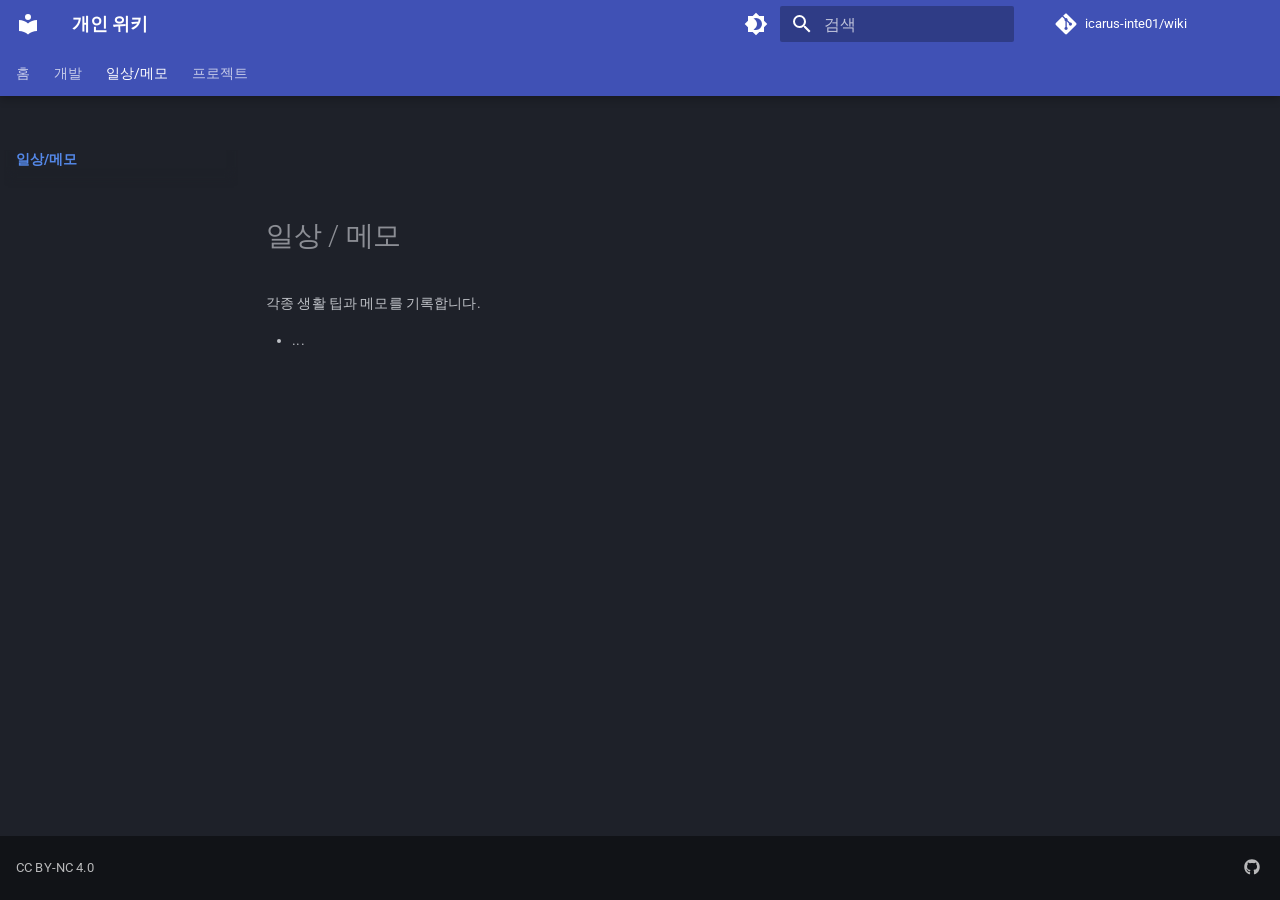
<file: life/index.html>
<!doctype html>
<html lang="ko" class="no-js">
  <head>
    
      <meta charset="utf-8">
      <meta name="viewport" content="width=device-width,initial-scale=1">
      
        <meta name="description" content="개인 기술 위키 — 개발, 일상, 프로젝트 노트">
      
      
        <meta name="author" content="icarus">
      
      
        <link rel="canonical" href="https://icarus-inte01.github.io/wiki/life/">
      
      
        <link rel="prev" href="../dev/mermaid-example/">
      
      
        <link rel="next" href="../projects/">
      
      
        
      
      
      <link rel="icon" href="../assets/images/favicon.png">
      <meta name="generator" content="mkdocs-1.6.1, mkdocs-material-9.7.6">
    
    
      
        <title>일상 / 메모 - 개인 위키</title>
      
    
    
      <link rel="stylesheet" href="../assets/stylesheets/main.484c7ddc.min.css">
      
        
        <link rel="stylesheet" href="../assets/stylesheets/palette.ab4e12ef.min.css">
      
      


    
    
      
    
    
      
        
        
        <link rel="preconnect" href="https://fonts.gstatic.com" crossorigin>
        <link rel="stylesheet" href="https://fonts.googleapis.com/css?family=Roboto:300,300i,400,400i,700,700i%7CRoboto+Mono:400,400i,700,700i&display=fallback">
        <style>:root{--md-text-font:"Roboto";--md-code-font:"Roboto Mono"}</style>
      
    
    
      <link rel="stylesheet" href="../extra.css">
    
    <script>__md_scope=new URL("..",location),__md_hash=e=>[...e].reduce(((e,_)=>(e<<5)-e+_.charCodeAt(0)),0),__md_get=(e,_=localStorage,t=__md_scope)=>JSON.parse(_.getItem(t.pathname+"."+e)),__md_set=(e,_,t=localStorage,a=__md_scope)=>{try{t.setItem(a.pathname+"."+e,JSON.stringify(_))}catch(e){}}</script>
    
      

    
    
  </head>
  
  
    
    
      
    
    
    
    
    <body dir="ltr" data-md-color-scheme="slate" data-md-color-primary="indigo" data-md-color-accent="indigo">
  
    
    <input class="md-toggle" data-md-toggle="drawer" type="checkbox" id="__drawer" autocomplete="off">
    <input class="md-toggle" data-md-toggle="search" type="checkbox" id="__search" autocomplete="off">
    <label class="md-overlay" for="__drawer"></label>
    <div data-md-component="skip">
      
        
        <a href="#_1" class="md-skip">
          콘텐츠로 이동
        </a>
      
    </div>
    <div data-md-component="announce">
      
    </div>
    
    
      

  

<header class="md-header md-header--shadow md-header--lifted" data-md-component="header">
  <nav class="md-header__inner md-grid" aria-label="상단/헤더">
    <a href=".." title="개인 위키" class="md-header__button md-logo" aria-label="개인 위키" data-md-component="logo">
      
  
  <svg xmlns="http://www.w3.org/2000/svg" viewBox="0 0 24 24"><path d="M12 8a3 3 0 0 0 3-3 3 3 0 0 0-3-3 3 3 0 0 0-3 3 3 3 0 0 0 3 3m0 3.54C9.64 9.35 6.5 8 3 8v11c3.5 0 6.64 1.35 9 3.54 2.36-2.19 5.5-3.54 9-3.54V8c-3.5 0-6.64 1.35-9 3.54"/></svg>

    </a>
    <label class="md-header__button md-icon" for="__drawer">
      
      <svg xmlns="http://www.w3.org/2000/svg" viewBox="0 0 24 24"><path d="M3 6h18v2H3zm0 5h18v2H3zm0 5h18v2H3z"/></svg>
    </label>
    <div class="md-header__title" data-md-component="header-title">
      <div class="md-header__ellipsis">
        <div class="md-header__topic">
          <span class="md-ellipsis">
            개인 위키
          </span>
        </div>
        <div class="md-header__topic" data-md-component="header-topic">
          <span class="md-ellipsis">
            
              일상 / 메모
            
          </span>
        </div>
      </div>
    </div>
    
      
        <form class="md-header__option" data-md-component="palette">
  
    
    
    
    <input class="md-option" data-md-color-media="" data-md-color-scheme="slate" data-md-color-primary="indigo" data-md-color-accent="indigo"  aria-label="라이트 모드로 전환"  type="radio" name="__palette" id="__palette_0">
    
      <label class="md-header__button md-icon" title="라이트 모드로 전환" for="__palette_1" hidden>
        <svg xmlns="http://www.w3.org/2000/svg" viewBox="0 0 24 24"><path d="M12 18c-.89 0-1.74-.2-2.5-.55C11.56 16.5 13 14.42 13 12s-1.44-4.5-3.5-5.45C10.26 6.2 11.11 6 12 6a6 6 0 0 1 6 6 6 6 0 0 1-6 6m8-9.31V4h-4.69L12 .69 8.69 4H4v4.69L.69 12 4 15.31V20h4.69L12 23.31 15.31 20H20v-4.69L23.31 12z"/></svg>
      </label>
    
  
    
    
    
    <input class="md-option" data-md-color-media="" data-md-color-scheme="default" data-md-color-primary="indigo" data-md-color-accent="indigo"  aria-label="다크 모드로 전환"  type="radio" name="__palette" id="__palette_1">
    
      <label class="md-header__button md-icon" title="다크 모드로 전환" for="__palette_0" hidden>
        <svg xmlns="http://www.w3.org/2000/svg" viewBox="0 0 24 24"><path d="M12 8a4 4 0 0 0-4 4 4 4 0 0 0 4 4 4 4 0 0 0 4-4 4 4 0 0 0-4-4m0 10a6 6 0 0 1-6-6 6 6 0 0 1 6-6 6 6 0 0 1 6 6 6 6 0 0 1-6 6m8-9.31V4h-4.69L12 .69 8.69 4H4v4.69L.69 12 4 15.31V20h4.69L12 23.31 15.31 20H20v-4.69L23.31 12z"/></svg>
      </label>
    
  
</form>
      
    
    
      <script>var palette=__md_get("__palette");if(palette&&palette.color){if("(prefers-color-scheme)"===palette.color.media){var media=matchMedia("(prefers-color-scheme: light)"),input=document.querySelector(media.matches?"[data-md-color-media='(prefers-color-scheme: light)']":"[data-md-color-media='(prefers-color-scheme: dark)']");palette.color.media=input.getAttribute("data-md-color-media"),palette.color.scheme=input.getAttribute("data-md-color-scheme"),palette.color.primary=input.getAttribute("data-md-color-primary"),palette.color.accent=input.getAttribute("data-md-color-accent")}for(var[key,value]of Object.entries(palette.color))document.body.setAttribute("data-md-color-"+key,value)}</script>
    
    
    
      
      
        <label class="md-header__button md-icon" for="__search">
          
          <svg xmlns="http://www.w3.org/2000/svg" viewBox="0 0 24 24"><path d="M9.5 3A6.5 6.5 0 0 1 16 9.5c0 1.61-.59 3.09-1.56 4.23l.27.27h.79l5 5-1.5 1.5-5-5v-.79l-.27-.27A6.52 6.52 0 0 1 9.5 16 6.5 6.5 0 0 1 3 9.5 6.5 6.5 0 0 1 9.5 3m0 2C7 5 5 7 5 9.5S7 14 9.5 14 14 12 14 9.5 12 5 9.5 5"/></svg>
        </label>
        <div class="md-search" data-md-component="search" role="dialog">
  <label class="md-search__overlay" for="__search"></label>
  <div class="md-search__inner" role="search">
    <form class="md-search__form" name="search">
      <input type="text" class="md-search__input" name="query" aria-label="검색" placeholder="검색" autocapitalize="off" autocorrect="off" autocomplete="off" spellcheck="false" data-md-component="search-query" required>
      <label class="md-search__icon md-icon" for="__search">
        
        <svg xmlns="http://www.w3.org/2000/svg" viewBox="0 0 24 24"><path d="M9.5 3A6.5 6.5 0 0 1 16 9.5c0 1.61-.59 3.09-1.56 4.23l.27.27h.79l5 5-1.5 1.5-5-5v-.79l-.27-.27A6.52 6.52 0 0 1 9.5 16 6.5 6.5 0 0 1 3 9.5 6.5 6.5 0 0 1 9.5 3m0 2C7 5 5 7 5 9.5S7 14 9.5 14 14 12 14 9.5 12 5 9.5 5"/></svg>
        
        <svg xmlns="http://www.w3.org/2000/svg" viewBox="0 0 24 24"><path d="M20 11v2H8l5.5 5.5-1.42 1.42L4.16 12l7.92-7.92L13.5 5.5 8 11z"/></svg>
      </label>
      <nav class="md-search__options" aria-label="검색">
        
        <button type="reset" class="md-search__icon md-icon" title="지우기" aria-label="지우기" tabindex="-1">
          
          <svg xmlns="http://www.w3.org/2000/svg" viewBox="0 0 24 24"><path d="M19 6.41 17.59 5 12 10.59 6.41 5 5 6.41 10.59 12 5 17.59 6.41 19 12 13.41 17.59 19 19 17.59 13.41 12z"/></svg>
        </button>
      </nav>
      
        <div class="md-search__suggest" data-md-component="search-suggest"></div>
      
    </form>
    <div class="md-search__output">
      <div class="md-search__scrollwrap" tabindex="0" data-md-scrollfix>
        <div class="md-search-result" data-md-component="search-result">
          <div class="md-search-result__meta">
            검색 초기화
          </div>
          <ol class="md-search-result__list" role="presentation"></ol>
        </div>
      </div>
    </div>
  </div>
</div>
      
    
    
      <div class="md-header__source">
        <a href="https://github.com/icarus-inte01/wiki" title="저장소로 이동" class="md-source" data-md-component="source">
  <div class="md-source__icon md-icon">
    
    <svg xmlns="http://www.w3.org/2000/svg" viewBox="0 0 448 512"><!--! Font Awesome Free 7.1.0 by @fontawesome - https://fontawesome.com License - https://fontawesome.com/license/free (Icons: CC BY 4.0, Fonts: SIL OFL 1.1, Code: MIT License) Copyright 2025 Fonticons, Inc.--><path d="M439.6 236.1 244 40.5c-5.4-5.5-12.8-8.5-20.4-8.5s-15 3-20.4 8.4L162.5 81l51.5 51.5c27.1-9.1 52.7 16.8 43.4 43.7l49.7 49.7c34.2-11.8 61.2 31 35.5 56.7-26.5 26.5-70.2-2.9-56-37.3L240.3 199v121.9c25.3 12.5 22.3 41.8 9.1 55-6.4 6.4-15.2 10.1-24.3 10.1s-17.8-3.6-24.3-10.1c-17.6-17.6-11.1-46.9 11.2-56v-123c-20.8-8.5-24.6-30.7-18.6-45L142.6 101 8.5 235.1C3 240.6 0 247.9 0 255.5s3 15 8.5 20.4l195.6 195.7c5.4 5.4 12.7 8.4 20.4 8.4s15-3 20.4-8.4l194.7-194.7c5.4-5.4 8.4-12.8 8.4-20.4s-3-15-8.4-20.4"/></svg>
  </div>
  <div class="md-source__repository">
    icarus-inte01/wiki
  </div>
</a>
      </div>
    
  </nav>
  
    
      
<nav class="md-tabs" aria-label="탭" data-md-component="tabs">
  <div class="md-grid">
    <ul class="md-tabs__list">
      
        
  
  
  
  
    <li class="md-tabs__item">
      <a href=".." class="md-tabs__link">
        
  
  
    
  
  홈

      </a>
    </li>
  

      
        
  
  
  
  
    
    
      <li class="md-tabs__item">
        <a href="../dev/" class="md-tabs__link">
          
  
  
    
  
  개발

        </a>
      </li>
    
  

      
        
  
  
  
    
  
  
    
    
      <li class="md-tabs__item md-tabs__item--active">
        <a href="./" class="md-tabs__link">
          
  
  
    
  
  일상/메모

        </a>
      </li>
    
  

      
        
  
  
  
  
    
    
      <li class="md-tabs__item">
        <a href="../projects/" class="md-tabs__link">
          
  
  
    
  
  프로젝트

        </a>
      </li>
    
  

      
    </ul>
  </div>
</nav>
    
  
</header>
    
    <div class="md-container" data-md-component="container">
      
      
        
      
      <main class="md-main" data-md-component="main">
        <div class="md-main__inner md-grid">
          
            
              
              <div class="md-sidebar md-sidebar--primary" data-md-component="sidebar" data-md-type="navigation" >
                <div class="md-sidebar__scrollwrap">
                  <div class="md-sidebar__inner">
                    


  


<nav class="md-nav md-nav--primary md-nav--lifted" aria-label="네비게이션" data-md-level="0">
  <label class="md-nav__title" for="__drawer">
    <a href=".." title="개인 위키" class="md-nav__button md-logo" aria-label="개인 위키" data-md-component="logo">
      
  
  <svg xmlns="http://www.w3.org/2000/svg" viewBox="0 0 24 24"><path d="M12 8a3 3 0 0 0 3-3 3 3 0 0 0-3-3 3 3 0 0 0-3 3 3 3 0 0 0 3 3m0 3.54C9.64 9.35 6.5 8 3 8v11c3.5 0 6.64 1.35 9 3.54 2.36-2.19 5.5-3.54 9-3.54V8c-3.5 0-6.64 1.35-9 3.54"/></svg>

    </a>
    개인 위키
  </label>
  
    <div class="md-nav__source">
      <a href="https://github.com/icarus-inte01/wiki" title="저장소로 이동" class="md-source" data-md-component="source">
  <div class="md-source__icon md-icon">
    
    <svg xmlns="http://www.w3.org/2000/svg" viewBox="0 0 448 512"><!--! Font Awesome Free 7.1.0 by @fontawesome - https://fontawesome.com License - https://fontawesome.com/license/free (Icons: CC BY 4.0, Fonts: SIL OFL 1.1, Code: MIT License) Copyright 2025 Fonticons, Inc.--><path d="M439.6 236.1 244 40.5c-5.4-5.5-12.8-8.5-20.4-8.5s-15 3-20.4 8.4L162.5 81l51.5 51.5c27.1-9.1 52.7 16.8 43.4 43.7l49.7 49.7c34.2-11.8 61.2 31 35.5 56.7-26.5 26.5-70.2-2.9-56-37.3L240.3 199v121.9c25.3 12.5 22.3 41.8 9.1 55-6.4 6.4-15.2 10.1-24.3 10.1s-17.8-3.6-24.3-10.1c-17.6-17.6-11.1-46.9 11.2-56v-123c-20.8-8.5-24.6-30.7-18.6-45L142.6 101 8.5 235.1C3 240.6 0 247.9 0 255.5s3 15 8.5 20.4l195.6 195.7c5.4 5.4 12.7 8.4 20.4 8.4s15-3 20.4-8.4l194.7-194.7c5.4-5.4 8.4-12.8 8.4-20.4s-3-15-8.4-20.4"/></svg>
  </div>
  <div class="md-source__repository">
    icarus-inte01/wiki
  </div>
</a>
    </div>
  
  <ul class="md-nav__list" data-md-scrollfix>
    
      
      
  
  
  
  
    <li class="md-nav__item">
      <a href=".." class="md-nav__link">
        
  
  
  <span class="md-ellipsis">
    
  
    홈
  

    
  </span>
  
  

      </a>
    </li>
  

    
      
      
  
  
  
  
    
    
      
        
          
        
      
        
      
    
    
    
      
      
        
      
    
    
    <li class="md-nav__item md-nav__item--nested">
      
        
        
        <input class="md-nav__toggle md-toggle " type="checkbox" id="__nav_2" >
        
          
          <div class="md-nav__link md-nav__container">
            <a href="../dev/" class="md-nav__link ">
              
  
  
  <span class="md-ellipsis">
    
  
    개발
  

    
  </span>
  
  

            </a>
            
              
              <label class="md-nav__link " for="__nav_2" id="__nav_2_label" tabindex="0">
                <span class="md-nav__icon md-icon"></span>
              </label>
            
          </div>
        
        <nav class="md-nav" data-md-level="1" aria-labelledby="__nav_2_label" aria-expanded="false">
          <label class="md-nav__title" for="__nav_2">
            <span class="md-nav__icon md-icon"></span>
            
  
    개발
  

          </label>
          <ul class="md-nav__list" data-md-scrollfix>
            
              
            
              
                
  
  
  
  
    <li class="md-nav__item">
      <a href="../dev/mermaid-example/" class="md-nav__link">
        
  
  
  <span class="md-ellipsis">
    
  
    Mermaid 예제
  

    
  </span>
  
  

      </a>
    </li>
  

              
            
          </ul>
        </nav>
      
    </li>
  

    
      
      
  
  
    
  
  
  
    
    
      
        
          
        
      
    
    
    
      
        
        
      
      
        
      
    
    
    <li class="md-nav__item md-nav__item--active md-nav__item--section md-nav__item--nested">
      
        
        
        <input class="md-nav__toggle md-toggle " type="checkbox" id="__nav_3" checked>
        
          
          <div class="md-nav__link md-nav__container">
            <a href="./" class="md-nav__link md-nav__link--active">
              
  
  
  <span class="md-ellipsis">
    
  
    일상/메모
  

    
  </span>
  
  

            </a>
            
          </div>
        
        <nav class="md-nav" data-md-level="1" aria-labelledby="__nav_3_label" aria-expanded="true">
          <label class="md-nav__title" for="__nav_3">
            <span class="md-nav__icon md-icon"></span>
            
  
    일상/메모
  

          </label>
          <ul class="md-nav__list" data-md-scrollfix>
            
              
            
          </ul>
        </nav>
      
    </li>
  

    
      
      
  
  
  
  
    
    
      
        
          
        
      
        
      
    
    
    
      
      
        
      
    
    
    <li class="md-nav__item md-nav__item--nested">
      
        
        
        <input class="md-nav__toggle md-toggle " type="checkbox" id="__nav_4" >
        
          
          <div class="md-nav__link md-nav__container">
            <a href="../projects/" class="md-nav__link ">
              
  
  
  <span class="md-ellipsis">
    
  
    프로젝트
  

    
  </span>
  
  

            </a>
            
              
              <label class="md-nav__link " for="__nav_4" id="__nav_4_label" tabindex="0">
                <span class="md-nav__icon md-icon"></span>
              </label>
            
          </div>
        
        <nav class="md-nav" data-md-level="1" aria-labelledby="__nav_4_label" aria-expanded="false">
          <label class="md-nav__title" for="__nav_4">
            <span class="md-nav__icon md-icon"></span>
            
  
    프로젝트
  

          </label>
          <ul class="md-nav__list" data-md-scrollfix>
            
              
            
              
                
  
  
  
  
    <li class="md-nav__item">
      <a href="../projects/design-news/" class="md-nav__link">
        
  
  
  <span class="md-ellipsis">
    
  
    뉴스 수집기 설계
  

    
  </span>
  
  

      </a>
    </li>
  

              
            
          </ul>
        </nav>
      
    </li>
  

    
  </ul>
</nav>
                  </div>
                </div>
              </div>
            
            
              
              <div class="md-sidebar md-sidebar--secondary" data-md-component="sidebar" data-md-type="toc" >
                <div class="md-sidebar__scrollwrap">
                  <div class="md-sidebar__inner">
                    

<nav class="md-nav md-nav--secondary" aria-label="목차">
  
  
  
    
  
  
</nav>
                  </div>
                </div>
              </div>
            
          
          
            <div class="md-content" data-md-component="content">
              
              <article class="md-content__inner md-typeset">
                
                  


  
  


<h1 id="_1">일상 / 메모<a class="headerlink" href="#_1" title="Permanent link">&para;</a></h1>
<p>각종 생활 팁과 메모를 기록합니다.</p>
<ul>
<li>...</li>
</ul>












                
              </article>
            </div>
          
          
<script>var target=document.getElementById(location.hash.slice(1));target&&target.name&&(target.checked=target.name.startsWith("__tabbed_"))</script>
        </div>
        
          <button type="button" class="md-top md-icon" data-md-component="top" hidden>
  
  <svg xmlns="http://www.w3.org/2000/svg" viewBox="0 0 24 24"><path d="M13 20h-2V8l-5.5 5.5-1.42-1.42L12 4.16l7.92 7.92-1.42 1.42L13 8z"/></svg>
  맨위로
</button>
        
      </main>
      
        <footer class="md-footer">
  
  <div class="md-footer-meta md-typeset">
    <div class="md-footer-meta__inner md-grid">
      <div class="md-copyright">
  
    <div class="md-copyright__highlight">
      CC BY-NC 4.0
    </div>
  
  
</div>
      
        
<div class="md-social">
  
    
    
    
    
      
      
    
    <a href="https://github.com/icarus-inte01" target="_blank" rel="noopener" title="github.com" class="md-social__link">
      <svg xmlns="http://www.w3.org/2000/svg" viewBox="0 0 512 512"><!--! Font Awesome Free 7.1.0 by @fontawesome - https://fontawesome.com License - https://fontawesome.com/license/free (Icons: CC BY 4.0, Fonts: SIL OFL 1.1, Code: MIT License) Copyright 2025 Fonticons, Inc.--><path d="M173.9 397.4c0 2-2.3 3.6-5.2 3.6-3.3.3-5.6-1.3-5.6-3.6 0-2 2.3-3.6 5.2-3.6 3-.3 5.6 1.3 5.6 3.6m-31.1-4.5c-.7 2 1.3 4.3 4.3 4.9 2.6 1 5.6 0 6.2-2s-1.3-4.3-4.3-5.2c-2.6-.7-5.5.3-6.2 2.3m44.2-1.7c-2.9.7-4.9 2.6-4.6 4.9.3 2 2.9 3.3 5.9 2.6 2.9-.7 4.9-2.6 4.6-4.6-.3-1.9-3-3.2-5.9-2.9M252.8 8C114.1 8 8 113.3 8 252c0 110.9 69.8 205.8 169.5 239.2 12.8 2.3 17.3-5.6 17.3-12.1 0-6.2-.3-40.4-.3-61.4 0 0-70 15-84.7-29.8 0 0-11.4-29.1-27.8-36.6 0 0-22.9-15.7 1.6-15.4 0 0 24.9 2 38.6 25.8 21.9 38.6 58.6 27.5 72.9 20.9 2.3-16 8.8-27.1 16-33.7-55.9-6.2-112.3-14.3-112.3-110.5 0-27.5 7.6-41.3 23.6-58.9-2.6-6.5-11.1-33.3 2.6-67.9 20.9-6.5 69 27 69 27 20-5.6 41.5-8.5 62.8-8.5s42.8 2.9 62.8 8.5c0 0 48.1-33.6 69-27 13.7 34.7 5.2 61.4 2.6 67.9 16 17.7 25.8 31.5 25.8 58.9 0 96.5-58.9 104.2-114.8 110.5 9.2 7.9 17 22.9 17 46.4 0 33.7-.3 75.4-.3 83.6 0 6.5 4.6 14.4 17.3 12.1C436.2 457.8 504 362.9 504 252 504 113.3 391.5 8 252.8 8M105.2 352.9c-1.3 1-1 3.3.7 5.2 1.6 1.6 3.9 2.3 5.2 1 1.3-1 1-3.3-.7-5.2-1.6-1.6-3.9-2.3-5.2-1m-10.8-8.1c-.7 1.3.3 2.9 2.3 3.9 1.6 1 3.6.7 4.3-.7.7-1.3-.3-2.9-2.3-3.9-2-.6-3.6-.3-4.3.7m32.4 35.6c-1.6 1.3-1 4.3 1.3 6.2 2.3 2.3 5.2 2.6 6.5 1 1.3-1.3.7-4.3-1.3-6.2-2.2-2.3-5.2-2.6-6.5-1m-11.4-14.7c-1.6 1-1.6 3.6 0 5.9s4.3 3.3 5.6 2.3c1.6-1.3 1.6-3.9 0-6.2-1.4-2.3-4-3.3-5.6-2"/></svg>
    </a>
  
</div>
      
    </div>
  </div>
</footer>
      
    </div>
    <div class="md-dialog" data-md-component="dialog">
      <div class="md-dialog__inner md-typeset"></div>
    </div>
    
    
    
      
      
      <script id="__config" type="application/json">{"annotate": null, "base": "..", "features": ["navigation.tabs", "navigation.tabs.sticky", "navigation.sections", "navigation.indexes", "navigation.top", "search.highlight", "search.suggest", "content.code.copy", "content.code.annotate"], "search": "../assets/javascripts/workers/search.2c215733.min.js", "tags": null, "translations": {"clipboard.copied": "\ud074\ub9bd\ubcf4\ub4dc\uc5d0 \ubcf5\uc0ac\ub428", "clipboard.copy": "\ud074\ub9bd\ubcf4\ub4dc\ub85c \ubcf5\uc0ac", "search.result.more.one": "\uc774 \ubb38\uc11c\uc5d0\uc11c 1\uac1c\uc758 \uac80\uc0c9 \uacb0\uacfc \ub354 \ubcf4\uae30", "search.result.more.other": "\uc774 \ubb38\uc11c\uc5d0\uc11c #\uac1c\uc758 \uac80\uc0c9 \uacb0\uacfc \ub354 \ubcf4\uae30", "search.result.none": "\uac80\uc0c9\uc5b4\uc640 \uc77c\uce58\ud558\ub294 \ubb38\uc11c\uac00 \uc5c6\uc2b5\ub2c8\ub2e4", "search.result.one": "1\uac1c\uc758 \uc77c\uce58\ud558\ub294 \ubb38\uc11c", "search.result.other": "#\uac1c\uc758 \uc77c\uce58\ud558\ub294 \ubb38\uc11c", "search.result.placeholder": "\uac80\uc0c9\uc5b4\ub97c \uc785\ub825\ud558\uc138\uc694", "search.result.term.missing": "\ud3ec\ud568\ub418\uc9c0 \uc54a\uc740 \uac80\uc0c9\uc5b4", "select.version": "\ubc84\uc804 \uc120\ud0dd"}, "version": null}</script>
    
    
      <script src="../assets/javascripts/bundle.79ae519e.min.js"></script>
      
    
  </body>
</html>
</file>
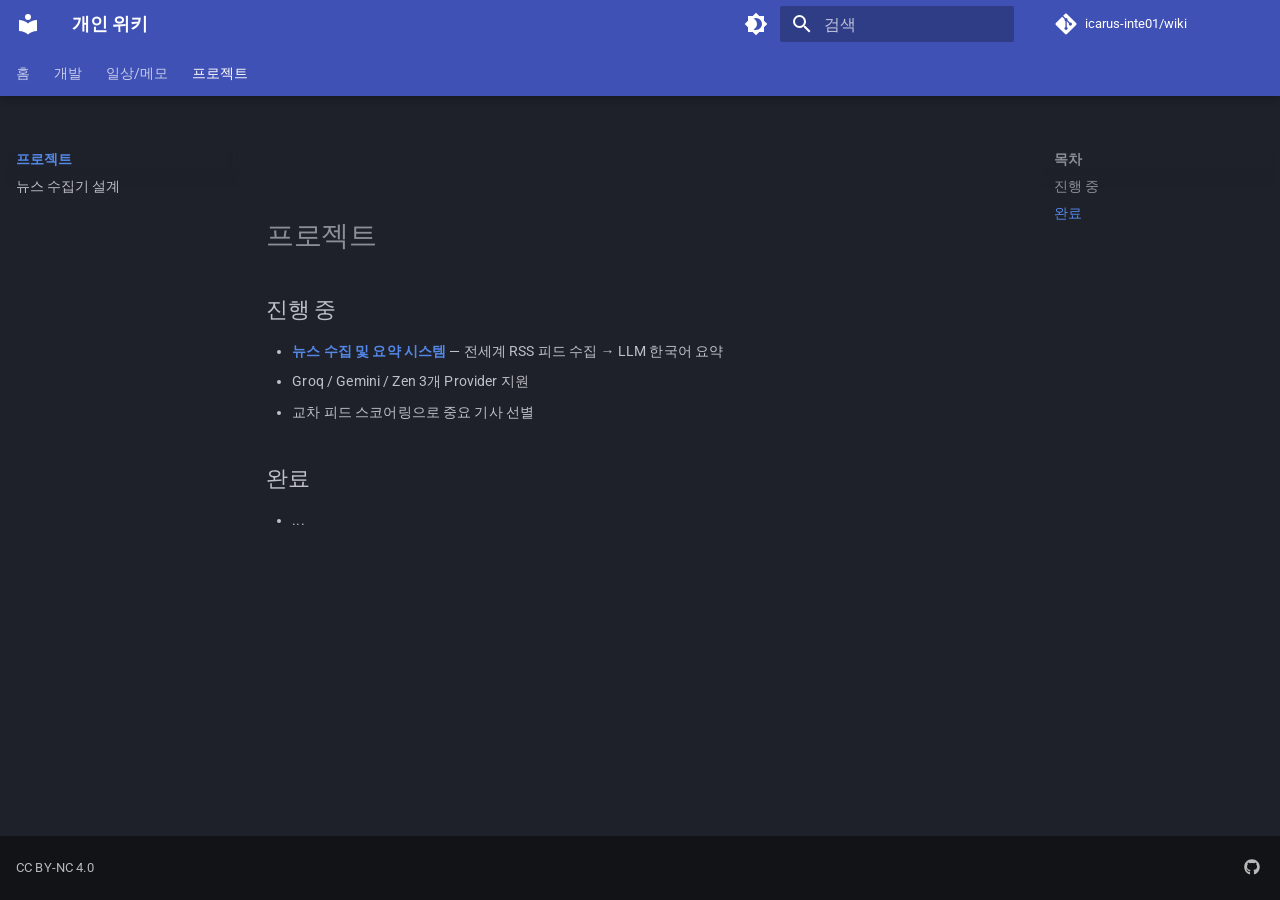
<file: projects/index.html>
<!doctype html>
<html lang="ko" class="no-js">
  <head>
    
      <meta charset="utf-8">
      <meta name="viewport" content="width=device-width,initial-scale=1">
      
        <meta name="description" content="개인 기술 위키 — 개발, 일상, 프로젝트 노트">
      
      
        <meta name="author" content="icarus">
      
      
        <link rel="canonical" href="https://icarus-inte01.github.io/wiki/projects/">
      
      
        <link rel="prev" href="../life/">
      
      
        <link rel="next" href="design-news/">
      
      
        
      
      
      <link rel="icon" href="../assets/images/favicon.png">
      <meta name="generator" content="mkdocs-1.6.1, mkdocs-material-9.7.6">
    
    
      
        <title>프로젝트 - 개인 위키</title>
      
    
    
      <link rel="stylesheet" href="../assets/stylesheets/main.484c7ddc.min.css">
      
        
        <link rel="stylesheet" href="../assets/stylesheets/palette.ab4e12ef.min.css">
      
      


    
    
      
    
    
      
        
        
        <link rel="preconnect" href="https://fonts.gstatic.com" crossorigin>
        <link rel="stylesheet" href="https://fonts.googleapis.com/css?family=Roboto:300,300i,400,400i,700,700i%7CRoboto+Mono:400,400i,700,700i&display=fallback">
        <style>:root{--md-text-font:"Roboto";--md-code-font:"Roboto Mono"}</style>
      
    
    
      <link rel="stylesheet" href="../extra.css">
    
    <script>__md_scope=new URL("..",location),__md_hash=e=>[...e].reduce(((e,_)=>(e<<5)-e+_.charCodeAt(0)),0),__md_get=(e,_=localStorage,t=__md_scope)=>JSON.parse(_.getItem(t.pathname+"."+e)),__md_set=(e,_,t=localStorage,a=__md_scope)=>{try{t.setItem(a.pathname+"."+e,JSON.stringify(_))}catch(e){}}</script>
    
      

    
    
  </head>
  
  
    
    
      
    
    
    
    
    <body dir="ltr" data-md-color-scheme="slate" data-md-color-primary="indigo" data-md-color-accent="indigo">
  
    
    <input class="md-toggle" data-md-toggle="drawer" type="checkbox" id="__drawer" autocomplete="off">
    <input class="md-toggle" data-md-toggle="search" type="checkbox" id="__search" autocomplete="off">
    <label class="md-overlay" for="__drawer"></label>
    <div data-md-component="skip">
      
        
        <a href="#_1" class="md-skip">
          콘텐츠로 이동
        </a>
      
    </div>
    <div data-md-component="announce">
      
    </div>
    
    
      

  

<header class="md-header md-header--shadow md-header--lifted" data-md-component="header">
  <nav class="md-header__inner md-grid" aria-label="상단/헤더">
    <a href=".." title="개인 위키" class="md-header__button md-logo" aria-label="개인 위키" data-md-component="logo">
      
  
  <svg xmlns="http://www.w3.org/2000/svg" viewBox="0 0 24 24"><path d="M12 8a3 3 0 0 0 3-3 3 3 0 0 0-3-3 3 3 0 0 0-3 3 3 3 0 0 0 3 3m0 3.54C9.64 9.35 6.5 8 3 8v11c3.5 0 6.64 1.35 9 3.54 2.36-2.19 5.5-3.54 9-3.54V8c-3.5 0-6.64 1.35-9 3.54"/></svg>

    </a>
    <label class="md-header__button md-icon" for="__drawer">
      
      <svg xmlns="http://www.w3.org/2000/svg" viewBox="0 0 24 24"><path d="M3 6h18v2H3zm0 5h18v2H3zm0 5h18v2H3z"/></svg>
    </label>
    <div class="md-header__title" data-md-component="header-title">
      <div class="md-header__ellipsis">
        <div class="md-header__topic">
          <span class="md-ellipsis">
            개인 위키
          </span>
        </div>
        <div class="md-header__topic" data-md-component="header-topic">
          <span class="md-ellipsis">
            
              프로젝트
            
          </span>
        </div>
      </div>
    </div>
    
      
        <form class="md-header__option" data-md-component="palette">
  
    
    
    
    <input class="md-option" data-md-color-media="" data-md-color-scheme="slate" data-md-color-primary="indigo" data-md-color-accent="indigo"  aria-label="라이트 모드로 전환"  type="radio" name="__palette" id="__palette_0">
    
      <label class="md-header__button md-icon" title="라이트 모드로 전환" for="__palette_1" hidden>
        <svg xmlns="http://www.w3.org/2000/svg" viewBox="0 0 24 24"><path d="M12 18c-.89 0-1.74-.2-2.5-.55C11.56 16.5 13 14.42 13 12s-1.44-4.5-3.5-5.45C10.26 6.2 11.11 6 12 6a6 6 0 0 1 6 6 6 6 0 0 1-6 6m8-9.31V4h-4.69L12 .69 8.69 4H4v4.69L.69 12 4 15.31V20h4.69L12 23.31 15.31 20H20v-4.69L23.31 12z"/></svg>
      </label>
    
  
    
    
    
    <input class="md-option" data-md-color-media="" data-md-color-scheme="default" data-md-color-primary="indigo" data-md-color-accent="indigo"  aria-label="다크 모드로 전환"  type="radio" name="__palette" id="__palette_1">
    
      <label class="md-header__button md-icon" title="다크 모드로 전환" for="__palette_0" hidden>
        <svg xmlns="http://www.w3.org/2000/svg" viewBox="0 0 24 24"><path d="M12 8a4 4 0 0 0-4 4 4 4 0 0 0 4 4 4 4 0 0 0 4-4 4 4 0 0 0-4-4m0 10a6 6 0 0 1-6-6 6 6 0 0 1 6-6 6 6 0 0 1 6 6 6 6 0 0 1-6 6m8-9.31V4h-4.69L12 .69 8.69 4H4v4.69L.69 12 4 15.31V20h4.69L12 23.31 15.31 20H20v-4.69L23.31 12z"/></svg>
      </label>
    
  
</form>
      
    
    
      <script>var palette=__md_get("__palette");if(palette&&palette.color){if("(prefers-color-scheme)"===palette.color.media){var media=matchMedia("(prefers-color-scheme: light)"),input=document.querySelector(media.matches?"[data-md-color-media='(prefers-color-scheme: light)']":"[data-md-color-media='(prefers-color-scheme: dark)']");palette.color.media=input.getAttribute("data-md-color-media"),palette.color.scheme=input.getAttribute("data-md-color-scheme"),palette.color.primary=input.getAttribute("data-md-color-primary"),palette.color.accent=input.getAttribute("data-md-color-accent")}for(var[key,value]of Object.entries(palette.color))document.body.setAttribute("data-md-color-"+key,value)}</script>
    
    
    
      
      
        <label class="md-header__button md-icon" for="__search">
          
          <svg xmlns="http://www.w3.org/2000/svg" viewBox="0 0 24 24"><path d="M9.5 3A6.5 6.5 0 0 1 16 9.5c0 1.61-.59 3.09-1.56 4.23l.27.27h.79l5 5-1.5 1.5-5-5v-.79l-.27-.27A6.52 6.52 0 0 1 9.5 16 6.5 6.5 0 0 1 3 9.5 6.5 6.5 0 0 1 9.5 3m0 2C7 5 5 7 5 9.5S7 14 9.5 14 14 12 14 9.5 12 5 9.5 5"/></svg>
        </label>
        <div class="md-search" data-md-component="search" role="dialog">
  <label class="md-search__overlay" for="__search"></label>
  <div class="md-search__inner" role="search">
    <form class="md-search__form" name="search">
      <input type="text" class="md-search__input" name="query" aria-label="검색" placeholder="검색" autocapitalize="off" autocorrect="off" autocomplete="off" spellcheck="false" data-md-component="search-query" required>
      <label class="md-search__icon md-icon" for="__search">
        
        <svg xmlns="http://www.w3.org/2000/svg" viewBox="0 0 24 24"><path d="M9.5 3A6.5 6.5 0 0 1 16 9.5c0 1.61-.59 3.09-1.56 4.23l.27.27h.79l5 5-1.5 1.5-5-5v-.79l-.27-.27A6.52 6.52 0 0 1 9.5 16 6.5 6.5 0 0 1 3 9.5 6.5 6.5 0 0 1 9.5 3m0 2C7 5 5 7 5 9.5S7 14 9.5 14 14 12 14 9.5 12 5 9.5 5"/></svg>
        
        <svg xmlns="http://www.w3.org/2000/svg" viewBox="0 0 24 24"><path d="M20 11v2H8l5.5 5.5-1.42 1.42L4.16 12l7.92-7.92L13.5 5.5 8 11z"/></svg>
      </label>
      <nav class="md-search__options" aria-label="검색">
        
        <button type="reset" class="md-search__icon md-icon" title="지우기" aria-label="지우기" tabindex="-1">
          
          <svg xmlns="http://www.w3.org/2000/svg" viewBox="0 0 24 24"><path d="M19 6.41 17.59 5 12 10.59 6.41 5 5 6.41 10.59 12 5 17.59 6.41 19 12 13.41 17.59 19 19 17.59 13.41 12z"/></svg>
        </button>
      </nav>
      
        <div class="md-search__suggest" data-md-component="search-suggest"></div>
      
    </form>
    <div class="md-search__output">
      <div class="md-search__scrollwrap" tabindex="0" data-md-scrollfix>
        <div class="md-search-result" data-md-component="search-result">
          <div class="md-search-result__meta">
            검색 초기화
          </div>
          <ol class="md-search-result__list" role="presentation"></ol>
        </div>
      </div>
    </div>
  </div>
</div>
      
    
    
      <div class="md-header__source">
        <a href="https://github.com/icarus-inte01/wiki" title="저장소로 이동" class="md-source" data-md-component="source">
  <div class="md-source__icon md-icon">
    
    <svg xmlns="http://www.w3.org/2000/svg" viewBox="0 0 448 512"><!--! Font Awesome Free 7.1.0 by @fontawesome - https://fontawesome.com License - https://fontawesome.com/license/free (Icons: CC BY 4.0, Fonts: SIL OFL 1.1, Code: MIT License) Copyright 2025 Fonticons, Inc.--><path d="M439.6 236.1 244 40.5c-5.4-5.5-12.8-8.5-20.4-8.5s-15 3-20.4 8.4L162.5 81l51.5 51.5c27.1-9.1 52.7 16.8 43.4 43.7l49.7 49.7c34.2-11.8 61.2 31 35.5 56.7-26.5 26.5-70.2-2.9-56-37.3L240.3 199v121.9c25.3 12.5 22.3 41.8 9.1 55-6.4 6.4-15.2 10.1-24.3 10.1s-17.8-3.6-24.3-10.1c-17.6-17.6-11.1-46.9 11.2-56v-123c-20.8-8.5-24.6-30.7-18.6-45L142.6 101 8.5 235.1C3 240.6 0 247.9 0 255.5s3 15 8.5 20.4l195.6 195.7c5.4 5.4 12.7 8.4 20.4 8.4s15-3 20.4-8.4l194.7-194.7c5.4-5.4 8.4-12.8 8.4-20.4s-3-15-8.4-20.4"/></svg>
  </div>
  <div class="md-source__repository">
    icarus-inte01/wiki
  </div>
</a>
      </div>
    
  </nav>
  
    
      
<nav class="md-tabs" aria-label="탭" data-md-component="tabs">
  <div class="md-grid">
    <ul class="md-tabs__list">
      
        
  
  
  
  
    <li class="md-tabs__item">
      <a href=".." class="md-tabs__link">
        
  
  
    
  
  홈

      </a>
    </li>
  

      
        
  
  
  
  
    
    
      <li class="md-tabs__item">
        <a href="../dev/" class="md-tabs__link">
          
  
  
    
  
  개발

        </a>
      </li>
    
  

      
        
  
  
  
  
    
    
      <li class="md-tabs__item">
        <a href="../life/" class="md-tabs__link">
          
  
  
    
  
  일상/메모

        </a>
      </li>
    
  

      
        
  
  
  
    
  
  
    
    
      <li class="md-tabs__item md-tabs__item--active">
        <a href="./" class="md-tabs__link">
          
  
  
    
  
  프로젝트

        </a>
      </li>
    
  

      
    </ul>
  </div>
</nav>
    
  
</header>
    
    <div class="md-container" data-md-component="container">
      
      
        
      
      <main class="md-main" data-md-component="main">
        <div class="md-main__inner md-grid">
          
            
              
              <div class="md-sidebar md-sidebar--primary" data-md-component="sidebar" data-md-type="navigation" >
                <div class="md-sidebar__scrollwrap">
                  <div class="md-sidebar__inner">
                    


  


<nav class="md-nav md-nav--primary md-nav--lifted" aria-label="네비게이션" data-md-level="0">
  <label class="md-nav__title" for="__drawer">
    <a href=".." title="개인 위키" class="md-nav__button md-logo" aria-label="개인 위키" data-md-component="logo">
      
  
  <svg xmlns="http://www.w3.org/2000/svg" viewBox="0 0 24 24"><path d="M12 8a3 3 0 0 0 3-3 3 3 0 0 0-3-3 3 3 0 0 0-3 3 3 3 0 0 0 3 3m0 3.54C9.64 9.35 6.5 8 3 8v11c3.5 0 6.64 1.35 9 3.54 2.36-2.19 5.5-3.54 9-3.54V8c-3.5 0-6.64 1.35-9 3.54"/></svg>

    </a>
    개인 위키
  </label>
  
    <div class="md-nav__source">
      <a href="https://github.com/icarus-inte01/wiki" title="저장소로 이동" class="md-source" data-md-component="source">
  <div class="md-source__icon md-icon">
    
    <svg xmlns="http://www.w3.org/2000/svg" viewBox="0 0 448 512"><!--! Font Awesome Free 7.1.0 by @fontawesome - https://fontawesome.com License - https://fontawesome.com/license/free (Icons: CC BY 4.0, Fonts: SIL OFL 1.1, Code: MIT License) Copyright 2025 Fonticons, Inc.--><path d="M439.6 236.1 244 40.5c-5.4-5.5-12.8-8.5-20.4-8.5s-15 3-20.4 8.4L162.5 81l51.5 51.5c27.1-9.1 52.7 16.8 43.4 43.7l49.7 49.7c34.2-11.8 61.2 31 35.5 56.7-26.5 26.5-70.2-2.9-56-37.3L240.3 199v121.9c25.3 12.5 22.3 41.8 9.1 55-6.4 6.4-15.2 10.1-24.3 10.1s-17.8-3.6-24.3-10.1c-17.6-17.6-11.1-46.9 11.2-56v-123c-20.8-8.5-24.6-30.7-18.6-45L142.6 101 8.5 235.1C3 240.6 0 247.9 0 255.5s3 15 8.5 20.4l195.6 195.7c5.4 5.4 12.7 8.4 20.4 8.4s15-3 20.4-8.4l194.7-194.7c5.4-5.4 8.4-12.8 8.4-20.4s-3-15-8.4-20.4"/></svg>
  </div>
  <div class="md-source__repository">
    icarus-inte01/wiki
  </div>
</a>
    </div>
  
  <ul class="md-nav__list" data-md-scrollfix>
    
      
      
  
  
  
  
    <li class="md-nav__item">
      <a href=".." class="md-nav__link">
        
  
  
  <span class="md-ellipsis">
    
  
    홈
  

    
  </span>
  
  

      </a>
    </li>
  

    
      
      
  
  
  
  
    
    
      
        
          
        
      
        
      
    
    
    
      
      
        
      
    
    
    <li class="md-nav__item md-nav__item--nested">
      
        
        
        <input class="md-nav__toggle md-toggle " type="checkbox" id="__nav_2" >
        
          
          <div class="md-nav__link md-nav__container">
            <a href="../dev/" class="md-nav__link ">
              
  
  
  <span class="md-ellipsis">
    
  
    개발
  

    
  </span>
  
  

            </a>
            
              
              <label class="md-nav__link " for="__nav_2" id="__nav_2_label" tabindex="0">
                <span class="md-nav__icon md-icon"></span>
              </label>
            
          </div>
        
        <nav class="md-nav" data-md-level="1" aria-labelledby="__nav_2_label" aria-expanded="false">
          <label class="md-nav__title" for="__nav_2">
            <span class="md-nav__icon md-icon"></span>
            
  
    개발
  

          </label>
          <ul class="md-nav__list" data-md-scrollfix>
            
              
            
              
                
  
  
  
  
    <li class="md-nav__item">
      <a href="../dev/mermaid-example/" class="md-nav__link">
        
  
  
  <span class="md-ellipsis">
    
  
    Mermaid 예제
  

    
  </span>
  
  

      </a>
    </li>
  

              
            
          </ul>
        </nav>
      
    </li>
  

    
      
      
  
  
  
  
    
    
      
        
          
        
      
    
    
    
      
      
        
      
    
    
    <li class="md-nav__item md-nav__item--nested">
      
        
        
        <input class="md-nav__toggle md-toggle " type="checkbox" id="__nav_3" >
        
          
          <div class="md-nav__link md-nav__container">
            <a href="../life/" class="md-nav__link ">
              
  
  
  <span class="md-ellipsis">
    
  
    일상/메모
  

    
  </span>
  
  

            </a>
            
          </div>
        
        <nav class="md-nav" data-md-level="1" aria-labelledby="__nav_3_label" aria-expanded="false">
          <label class="md-nav__title" for="__nav_3">
            <span class="md-nav__icon md-icon"></span>
            
  
    일상/메모
  

          </label>
          <ul class="md-nav__list" data-md-scrollfix>
            
              
            
          </ul>
        </nav>
      
    </li>
  

    
      
      
  
  
    
  
  
  
    
    
      
        
          
        
      
        
      
    
    
    
      
        
        
      
      
        
      
    
    
    <li class="md-nav__item md-nav__item--active md-nav__item--section md-nav__item--nested">
      
        
        
        <input class="md-nav__toggle md-toggle " type="checkbox" id="__nav_4" checked>
        
          
          <div class="md-nav__link md-nav__container">
            <a href="./" class="md-nav__link md-nav__link--active">
              
  
  
  <span class="md-ellipsis">
    
  
    프로젝트
  

    
  </span>
  
  

            </a>
            
              
              <label class="md-nav__link md-nav__link--active" for="__nav_4" id="__nav_4_label" tabindex="">
                <span class="md-nav__icon md-icon"></span>
              </label>
            
          </div>
        
        <nav class="md-nav" data-md-level="1" aria-labelledby="__nav_4_label" aria-expanded="true">
          <label class="md-nav__title" for="__nav_4">
            <span class="md-nav__icon md-icon"></span>
            
  
    프로젝트
  

          </label>
          <ul class="md-nav__list" data-md-scrollfix>
            
              
            
              
                
  
  
  
  
    <li class="md-nav__item">
      <a href="design-news/" class="md-nav__link">
        
  
  
  <span class="md-ellipsis">
    
  
    뉴스 수집기 설계
  

    
  </span>
  
  

      </a>
    </li>
  

              
            
          </ul>
        </nav>
      
    </li>
  

    
  </ul>
</nav>
                  </div>
                </div>
              </div>
            
            
              
              <div class="md-sidebar md-sidebar--secondary" data-md-component="sidebar" data-md-type="toc" >
                <div class="md-sidebar__scrollwrap">
                  <div class="md-sidebar__inner">
                    

<nav class="md-nav md-nav--secondary" aria-label="목차">
  
  
  
    
  
  
    <label class="md-nav__title" for="__toc">
      <span class="md-nav__icon md-icon"></span>
      목차
    </label>
    <ul class="md-nav__list" data-md-component="toc" data-md-scrollfix>
      
        <li class="md-nav__item">
  <a href="#_2" class="md-nav__link">
    <span class="md-ellipsis">
      
        진행 중
      
    </span>
  </a>
  
</li>
      
        <li class="md-nav__item">
  <a href="#_3" class="md-nav__link">
    <span class="md-ellipsis">
      
        완료
      
    </span>
  </a>
  
</li>
      
    </ul>
  
</nav>
                  </div>
                </div>
              </div>
            
          
          
            <div class="md-content" data-md-component="content">
              
              <article class="md-content__inner md-typeset">
                
                  


  
  


<h1 id="_1">프로젝트<a class="headerlink" href="#_1" title="Permanent link">&para;</a></h1>
<h2 id="_2">진행 중<a class="headerlink" href="#_2" title="Permanent link">&para;</a></h2>
<ul>
<li><strong><a href="design-news/">뉴스 수집 및 요약 시스템</a></strong> — 전세계 RSS 피드 수집 → LLM 한국어 요약</li>
<li>Groq / Gemini / Zen 3개 Provider 지원</li>
<li>교차 피드 스코어링으로 중요 기사 선별</li>
</ul>
<h2 id="_3">완료<a class="headerlink" href="#_3" title="Permanent link">&para;</a></h2>
<ul>
<li>...</li>
</ul>












                
              </article>
            </div>
          
          
<script>var target=document.getElementById(location.hash.slice(1));target&&target.name&&(target.checked=target.name.startsWith("__tabbed_"))</script>
        </div>
        
          <button type="button" class="md-top md-icon" data-md-component="top" hidden>
  
  <svg xmlns="http://www.w3.org/2000/svg" viewBox="0 0 24 24"><path d="M13 20h-2V8l-5.5 5.5-1.42-1.42L12 4.16l7.92 7.92-1.42 1.42L13 8z"/></svg>
  맨위로
</button>
        
      </main>
      
        <footer class="md-footer">
  
  <div class="md-footer-meta md-typeset">
    <div class="md-footer-meta__inner md-grid">
      <div class="md-copyright">
  
    <div class="md-copyright__highlight">
      CC BY-NC 4.0
    </div>
  
  
</div>
      
        
<div class="md-social">
  
    
    
    
    
      
      
    
    <a href="https://github.com/icarus-inte01" target="_blank" rel="noopener" title="github.com" class="md-social__link">
      <svg xmlns="http://www.w3.org/2000/svg" viewBox="0 0 512 512"><!--! Font Awesome Free 7.1.0 by @fontawesome - https://fontawesome.com License - https://fontawesome.com/license/free (Icons: CC BY 4.0, Fonts: SIL OFL 1.1, Code: MIT License) Copyright 2025 Fonticons, Inc.--><path d="M173.9 397.4c0 2-2.3 3.6-5.2 3.6-3.3.3-5.6-1.3-5.6-3.6 0-2 2.3-3.6 5.2-3.6 3-.3 5.6 1.3 5.6 3.6m-31.1-4.5c-.7 2 1.3 4.3 4.3 4.9 2.6 1 5.6 0 6.2-2s-1.3-4.3-4.3-5.2c-2.6-.7-5.5.3-6.2 2.3m44.2-1.7c-2.9.7-4.9 2.6-4.6 4.9.3 2 2.9 3.3 5.9 2.6 2.9-.7 4.9-2.6 4.6-4.6-.3-1.9-3-3.2-5.9-2.9M252.8 8C114.1 8 8 113.3 8 252c0 110.9 69.8 205.8 169.5 239.2 12.8 2.3 17.3-5.6 17.3-12.1 0-6.2-.3-40.4-.3-61.4 0 0-70 15-84.7-29.8 0 0-11.4-29.1-27.8-36.6 0 0-22.9-15.7 1.6-15.4 0 0 24.9 2 38.6 25.8 21.9 38.6 58.6 27.5 72.9 20.9 2.3-16 8.8-27.1 16-33.7-55.9-6.2-112.3-14.3-112.3-110.5 0-27.5 7.6-41.3 23.6-58.9-2.6-6.5-11.1-33.3 2.6-67.9 20.9-6.5 69 27 69 27 20-5.6 41.5-8.5 62.8-8.5s42.8 2.9 62.8 8.5c0 0 48.1-33.6 69-27 13.7 34.7 5.2 61.4 2.6 67.9 16 17.7 25.8 31.5 25.8 58.9 0 96.5-58.9 104.2-114.8 110.5 9.2 7.9 17 22.9 17 46.4 0 33.7-.3 75.4-.3 83.6 0 6.5 4.6 14.4 17.3 12.1C436.2 457.8 504 362.9 504 252 504 113.3 391.5 8 252.8 8M105.2 352.9c-1.3 1-1 3.3.7 5.2 1.6 1.6 3.9 2.3 5.2 1 1.3-1 1-3.3-.7-5.2-1.6-1.6-3.9-2.3-5.2-1m-10.8-8.1c-.7 1.3.3 2.9 2.3 3.9 1.6 1 3.6.7 4.3-.7.7-1.3-.3-2.9-2.3-3.9-2-.6-3.6-.3-4.3.7m32.4 35.6c-1.6 1.3-1 4.3 1.3 6.2 2.3 2.3 5.2 2.6 6.5 1 1.3-1.3.7-4.3-1.3-6.2-2.2-2.3-5.2-2.6-6.5-1m-11.4-14.7c-1.6 1-1.6 3.6 0 5.9s4.3 3.3 5.6 2.3c1.6-1.3 1.6-3.9 0-6.2-1.4-2.3-4-3.3-5.6-2"/></svg>
    </a>
  
</div>
      
    </div>
  </div>
</footer>
      
    </div>
    <div class="md-dialog" data-md-component="dialog">
      <div class="md-dialog__inner md-typeset"></div>
    </div>
    
    
    
      
      
      <script id="__config" type="application/json">{"annotate": null, "base": "..", "features": ["navigation.tabs", "navigation.tabs.sticky", "navigation.sections", "navigation.indexes", "navigation.top", "search.highlight", "search.suggest", "content.code.copy", "content.code.annotate"], "search": "../assets/javascripts/workers/search.2c215733.min.js", "tags": null, "translations": {"clipboard.copied": "\ud074\ub9bd\ubcf4\ub4dc\uc5d0 \ubcf5\uc0ac\ub428", "clipboard.copy": "\ud074\ub9bd\ubcf4\ub4dc\ub85c \ubcf5\uc0ac", "search.result.more.one": "\uc774 \ubb38\uc11c\uc5d0\uc11c 1\uac1c\uc758 \uac80\uc0c9 \uacb0\uacfc \ub354 \ubcf4\uae30", "search.result.more.other": "\uc774 \ubb38\uc11c\uc5d0\uc11c #\uac1c\uc758 \uac80\uc0c9 \uacb0\uacfc \ub354 \ubcf4\uae30", "search.result.none": "\uac80\uc0c9\uc5b4\uc640 \uc77c\uce58\ud558\ub294 \ubb38\uc11c\uac00 \uc5c6\uc2b5\ub2c8\ub2e4", "search.result.one": "1\uac1c\uc758 \uc77c\uce58\ud558\ub294 \ubb38\uc11c", "search.result.other": "#\uac1c\uc758 \uc77c\uce58\ud558\ub294 \ubb38\uc11c", "search.result.placeholder": "\uac80\uc0c9\uc5b4\ub97c \uc785\ub825\ud558\uc138\uc694", "search.result.term.missing": "\ud3ec\ud568\ub418\uc9c0 \uc54a\uc740 \uac80\uc0c9\uc5b4", "select.version": "\ubc84\uc804 \uc120\ud0dd"}, "version": null}</script>
    
    
      <script src="../assets/javascripts/bundle.79ae519e.min.js"></script>
      
    
  </body>
</html>
</file>
<file: extra.css>
/* ===== 콘텐츠 영역 너비 확장 ===== */
.md-grid {
  max-width: 1440px;  /* 기본값 61rem(~976px) → 1440px로 확장 */
}

/* ===== 한글 가독성 향상 ===== */
.md-typeset {
  font-size: 14px;          /* Material 기본값 유지 */
  line-height: 1.75;        /* 적당한 행간 */
  letter-spacing: 0.01em;   /* 자간 미세 조정 */
}

/* ===== 내용 상단 여백 ===== */
.md-content__inner {
  padding-top: 1.6rem;
}

/* ===== 목록 가독성 ===== */
.md-typeset ul,
.md-typeset ol {
  line-height: 1.7;
}

/* ===== 표 가독성 ===== */
.md-typeset table:not([class]) {
  font-size: 14px;
}
.md-typeset table:not([class]) th,
.md-typeset table:not([class]) td {
  padding: 0.35rem 0.6rem;  /* 셀 내부 여백 축소 */
}
.md-typeset table:not([class]) th {
  font-size: 14px;
  font-weight: 700;
}

/* ===== 코드 블록 ===== */
.md-typeset code {
  font-size: 13px;
}

.md-typeset .highlighttable .linenos {
  font-size: 13px;
}

/* ===== 이미지 반응형 처리 ===== */
.md-typeset img,
.md-typeset svg {
  max-width: 100%;
  height: auto;
}

/* ===== 제목 간격 ===== */
.md-typeset h1,
.md-typeset h2,
.md-typeset h3 {
  line-height: 1.4;
  margin-top: 1.8em;
}
</file>
<file: assets/stylesheets/main.484c7ddc.min.css>
@charset "UTF-8";html{-webkit-text-size-adjust:none;-moz-text-size-adjust:none;text-size-adjust:none;box-sizing:border-box}*,:after,:before{box-sizing:inherit}@media (prefers-reduced-motion){*,:after,:before{transition:none!important}}body{margin:0}a,button,input,label{-webkit-tap-highlight-color:transparent}a{color:inherit;text-decoration:none}hr{border:0;box-sizing:initial;display:block;height:.05rem;overflow:visible;padding:0}small{font-size:80%}sub,sup{line-height:1em}img{border-style:none}table{border-collapse:initial;border-spacing:0}td,th{font-weight:400;vertical-align:top}button{background:#0000;border:0;font-family:inherit;font-size:inherit;margin:0;padding:0}input{border:0;outline:none}:root{--md-primary-fg-color:#4051b5;--md-primary-fg-color--light:#5d6cc0;--md-primary-fg-color--dark:#303fa1;--md-primary-bg-color:#fff;--md-primary-bg-color--light:#ffffffb3;--md-accent-fg-color:#526cfe;--md-accent-fg-color--transparent:#526cfe1a;--md-accent-bg-color:#fff;--md-accent-bg-color--light:#ffffffb3}[data-md-color-scheme=default]{color-scheme:light}[data-md-color-scheme=default] img[src$="#gh-dark-mode-only"],[data-md-color-scheme=default] img[src$="#only-dark"]{display:none}:root,[data-md-color-scheme=default]{--md-hue:225deg;--md-default-fg-color:#000000de;--md-default-fg-color--light:#0000008a;--md-default-fg-color--lighter:#00000052;--md-default-fg-color--lightest:#00000012;--md-default-bg-color:#fff;--md-default-bg-color--light:#ffffffb3;--md-default-bg-color--lighter:#ffffff4d;--md-default-bg-color--lightest:#ffffff1f;--md-code-fg-color:#36464e;--md-code-bg-color:#f5f5f5;--md-code-bg-color--light:#f5f5f5b3;--md-code-bg-color--lighter:#f5f5f54d;--md-code-hl-color:#4287ff;--md-code-hl-color--light:#4287ff1a;--md-code-hl-number-color:#d52a2a;--md-code-hl-special-color:#db1457;--md-code-hl-function-color:#a846b9;--md-code-hl-constant-color:#6e59d9;--md-code-hl-keyword-color:#3f6ec6;--md-code-hl-string-color:#1c7d4d;--md-code-hl-name-color:var(--md-code-fg-color);--md-code-hl-operator-color:var(--md-default-fg-color--light);--md-code-hl-punctuation-color:var(--md-default-fg-color--light);--md-code-hl-comment-color:var(--md-default-fg-color--light);--md-code-hl-generic-color:var(--md-default-fg-color--light);--md-code-hl-variable-color:var(--md-default-fg-color--light);--md-typeset-color:var(--md-default-fg-color);--md-typeset-a-color:var(--md-primary-fg-color);--md-typeset-del-color:#f5503d26;--md-typeset-ins-color:#0bd57026;--md-typeset-kbd-color:#fafafa;--md-typeset-kbd-accent-color:#fff;--md-typeset-kbd-border-color:#b8b8b8;--md-typeset-mark-color:#ffff0080;--md-typeset-table-color:#0000001f;--md-typeset-table-color--light:rgba(0,0,0,.035);--md-admonition-fg-color:var(--md-default-fg-color);--md-admonition-bg-color:var(--md-default-bg-color);--md-warning-fg-color:#000000de;--md-warning-bg-color:#ff9;--md-footer-fg-color:#fff;--md-footer-fg-color--light:#ffffffb3;--md-footer-fg-color--lighter:#ffffff73;--md-footer-bg-color:#000000de;--md-footer-bg-color--dark:#00000052;--md-shadow-z1:0 0.2rem 0.5rem #0000000d,0 0 0.05rem #0000001a;--md-shadow-z2:0 0.2rem 0.5rem #0000001a,0 0 0.05rem #00000040;--md-shadow-z3:0 0.2rem 0.5rem #0003,0 0 0.05rem #00000059}.md-icon svg{fill:currentcolor;display:block;height:1.2rem;width:1.2rem}body{-webkit-font-smoothing:antialiased;-moz-osx-font-smoothing:grayscale;--md-text-font-family:var(--md-text-font,_),-apple-system,BlinkMacSystemFont,Helvetica,Arial,sans-serif;--md-code-font-family:var(--md-code-font,_),SFMono-Regular,Consolas,Menlo,monospace}aside,body,input{font-feature-settings:"kern","liga";color:var(--md-typeset-color);font-family:var(--md-text-font-family)}code,kbd,pre{font-feature-settings:"kern";font-family:var(--md-code-font-family)}:root{--md-typeset-table-sort-icon:url('data:image/svg+xml;charset=utf-8,<svg xmlns="http://www.w3.org/2000/svg" viewBox="0 0 24 24"><path d="m18 21-4-4h3V7h-3l4-4 4 4h-3v10h3M2 19v-2h10v2M2 13v-2h7v2M2 7V5h4v2z"/></svg>');--md-typeset-table-sort-icon--asc:url('data:image/svg+xml;charset=utf-8,<svg xmlns="http://www.w3.org/2000/svg" viewBox="0 0 24 24"><path d="M19 17h3l-4 4-4-4h3V3h2M2 17h10v2H2M6 5v2H2V5m0 6h7v2H2z"/></svg>');--md-typeset-table-sort-icon--desc:url('data:image/svg+xml;charset=utf-8,<svg xmlns="http://www.w3.org/2000/svg" viewBox="0 0 24 24"><path d="M19 7h3l-4-4-4 4h3v14h2M2 17h10v2H2M6 5v2H2V5m0 6h7v2H2z"/></svg>')}.md-typeset{-webkit-print-color-adjust:exact;color-adjust:exact;font-size:.8rem;line-height:1.6;overflow-wrap:break-word}@media print{.md-typeset{font-size:.68rem}}.md-typeset blockquote,.md-typeset dl,.md-typeset figure,.md-typeset ol,.md-typeset pre,.md-typeset ul{margin-bottom:1em;margin-top:1em}.md-typeset h1{color:var(--md-default-fg-color--light);font-size:2em;line-height:1.3;margin:0 0 1.25em}.md-typeset h1,.md-typeset h2{font-weight:300;letter-spacing:-.01em}.md-typeset h2{font-size:1.5625em;line-height:1.4;margin:1.6em 0 .64em}.md-typeset h3{font-size:1.25em;font-weight:400;letter-spacing:-.01em;line-height:1.5;margin:1.6em 0 .8em}.md-typeset h2+h3{margin-top:.8em}.md-typeset h4{font-weight:700;letter-spacing:-.01em;margin:1em 0}.md-typeset h5,.md-typeset h6{color:var(--md-default-fg-color--light);font-size:.8em;font-weight:700;letter-spacing:-.01em;margin:1.25em 0}.md-typeset h5{text-transform:uppercase}.md-typeset h5 code{text-transform:none}.md-typeset hr{border-bottom:.05rem solid var(--md-default-fg-color--lightest);display:flow-root;margin:1.5em 0}.md-typeset a{color:var(--md-typeset-a-color);word-break:break-word}.md-typeset a,.md-typeset a:before{transition:color 125ms}.md-typeset a:focus,.md-typeset a:hover{color:var(--md-accent-fg-color)}.md-typeset a:focus code,.md-typeset a:hover code{background-color:var(--md-accent-fg-color--transparent);color:var(--md-accent-fg-color)}.md-typeset a code{color:var(--md-typeset-a-color)}.md-typeset a.focus-visible{outline-color:var(--md-accent-fg-color);outline-offset:.2rem}.md-typeset code,.md-typeset kbd,.md-typeset pre{color:var(--md-code-fg-color);direction:ltr;font-variant-ligatures:none;transition:background-color 125ms}@media print{.md-typeset code,.md-typeset kbd,.md-typeset pre{white-space:pre-wrap}}.md-typeset code{background-color:var(--md-code-bg-color);border-radius:.1rem;-webkit-box-decoration-break:clone;box-decoration-break:clone;font-size:.85em;padding:0 .2941176471em;transition:color 125ms,background-color 125ms;word-break:break-word}.md-typeset code:not(.focus-visible){-webkit-tap-highlight-color:transparent;outline:none}.md-typeset pre{display:flow-root;line-height:1.4;position:relative}.md-typeset pre>code{-webkit-box-decoration-break:slice;box-decoration-break:slice;box-shadow:none;display:block;margin:0;outline-color:var(--md-accent-fg-color);overflow:auto;padding:.7720588235em 1.1764705882em;scrollbar-color:var(--md-default-fg-color--lighter) #0000;scrollbar-width:thin;touch-action:auto;word-break:normal}.md-typeset pre>code:hover{scrollbar-color:var(--md-accent-fg-color) #0000}.md-typeset pre>code::-webkit-scrollbar{height:.2rem;width:.2rem}.md-typeset pre>code::-webkit-scrollbar-thumb{background-color:var(--md-default-fg-color--lighter)}.md-typeset pre>code::-webkit-scrollbar-thumb:hover{background-color:var(--md-accent-fg-color)}.md-typeset kbd{background-color:var(--md-typeset-kbd-color);border-radius:.1rem;box-shadow:0 .1rem 0 .05rem var(--md-typeset-kbd-border-color),0 .1rem 0 var(--md-typeset-kbd-border-color),0 -.1rem .2rem var(--md-typeset-kbd-accent-color) inset;color:var(--md-default-fg-color);display:inline-block;font-size:.75em;padding:0 .6666666667em;vertical-align:text-top;word-break:break-word}.md-typeset mark{background-color:var(--md-typeset-mark-color);-webkit-box-decoration-break:clone;box-decoration-break:clone;color:inherit;word-break:break-word}.md-typeset abbr{cursor:help;text-decoration:none}.md-typeset [data-preview],.md-typeset abbr{border-bottom:.05rem dotted var(--md-default-fg-color--light)}.md-typeset small{opacity:.75}[dir=ltr] .md-typeset sub,[dir=ltr] .md-typeset sup{margin-left:.078125em}[dir=rtl] .md-typeset sub,[dir=rtl] .md-typeset sup{margin-right:.078125em}[dir=ltr] .md-typeset blockquote{padding-left:.6rem}[dir=rtl] .md-typeset blockquote{padding-right:.6rem}[dir=ltr] .md-typeset blockquote{border-left:.2rem solid var(--md-default-fg-color--lighter)}[dir=rtl] .md-typeset blockquote{border-right:.2rem solid var(--md-default-fg-color--lighter)}.md-typeset blockquote{color:var(--md-default-fg-color--light);margin-left:0;margin-right:0}.md-typeset ul{list-style-type:disc}.md-typeset ul[type]{list-style-type:revert-layer}[dir=ltr] .md-typeset ol,[dir=ltr] .md-typeset ul{margin-left:.625em}[dir=rtl] .md-typeset ol,[dir=rtl] .md-typeset ul{margin-right:.625em}.md-typeset ol,.md-typeset ul{padding:0}.md-typeset ol:not([hidden]),.md-typeset ul:not([hidden]){display:flow-root}.md-typeset ol ol,.md-typeset ul ol{list-style-type:lower-alpha}.md-typeset ol ol ol,.md-typeset ul ol ol{list-style-type:lower-roman}.md-typeset ol ol ol ol,.md-typeset ul ol ol ol{list-style-type:upper-alpha}.md-typeset ol ol ol ol ol,.md-typeset ul ol ol ol ol{list-style-type:upper-roman}.md-typeset ol[type],.md-typeset ul[type]{list-style-type:revert-layer}[dir=ltr] .md-typeset ol li,[dir=ltr] .md-typeset ul li{margin-left:1.25em}[dir=rtl] .md-typeset ol li,[dir=rtl] .md-typeset ul li{margin-right:1.25em}.md-typeset ol li,.md-typeset ul li{margin-bottom:.5em}.md-typeset ol li blockquote,.md-typeset ol li p,.md-typeset ul li blockquote,.md-typeset ul li p{margin:.5em 0}.md-typeset ol li:last-child,.md-typeset ul li:last-child{margin-bottom:0}[dir=ltr] .md-typeset ol li ol,[dir=ltr] .md-typeset ol li ul,[dir=ltr] .md-typeset ul li ol,[dir=ltr] .md-typeset ul li ul{margin-left:.625em}[dir=rtl] .md-typeset ol li ol,[dir=rtl] .md-typeset ol li ul,[dir=rtl] .md-typeset ul li ol,[dir=rtl] .md-typeset ul li ul{margin-right:.625em}.md-typeset ol li ol,.md-typeset ol li ul,.md-typeset ul li ol,.md-typeset ul li ul{margin-bottom:.5em;margin-top:.5em}[dir=ltr] .md-typeset dd{margin-left:1.875em}[dir=rtl] .md-typeset dd{margin-right:1.875em}.md-typeset dd{margin-bottom:1.5em;margin-top:1em}.md-typeset img,.md-typeset svg,.md-typeset video{height:auto;max-width:100%}.md-typeset img[align=left]{margin:1em 1em 1em 0}.md-typeset img[align=right]{margin:1em 0 1em 1em}.md-typeset img[align]:only-child{margin-top:0}.md-typeset figure{display:flow-root;margin:1em auto;max-width:100%;text-align:center;width:fit-content}.md-typeset figure img{display:block;margin:0 auto}.md-typeset figcaption{font-style:italic;margin:1em auto;max-width:24rem}.md-typeset iframe{max-width:100%}.md-typeset table:not([class]){background-color:var(--md-default-bg-color);border:.05rem solid var(--md-typeset-table-color);border-radius:.1rem;display:inline-block;font-size:.64rem;max-width:100%;overflow:auto;touch-action:auto}@media print{.md-typeset table:not([class]){display:table}}.md-typeset table:not([class])+*{margin-top:1.5em}.md-typeset table:not([class]) td>:first-child,.md-typeset table:not([class]) th>:first-child{margin-top:0}.md-typeset table:not([class]) td>:last-child,.md-typeset table:not([class]) th>:last-child{margin-bottom:0}.md-typeset table:not([class]) td:not([align]),.md-typeset table:not([class]) th:not([align]){text-align:left}[dir=rtl] .md-typeset table:not([class]) td:not([align]),[dir=rtl] .md-typeset table:not([class]) th:not([align]){text-align:right}.md-typeset table:not([class]) th{font-weight:700;min-width:5rem;padding:.9375em 1.25em;vertical-align:top}.md-typeset table:not([class]) td{border-top:.05rem solid var(--md-typeset-table-color);padding:.9375em 1.25em;vertical-align:top}.md-typeset table:not([class]) tbody tr{transition:background-color 125ms}.md-typeset table:not([class]) tbody tr:hover{background-color:var(--md-typeset-table-color--light);box-shadow:0 .05rem 0 var(--md-default-bg-color) inset}.md-typeset table:not([class]) a{word-break:normal}.md-typeset table th[role=columnheader]{cursor:pointer}[dir=ltr] .md-typeset table th[role=columnheader]:after{margin-left:.5em}[dir=rtl] .md-typeset table th[role=columnheader]:after{margin-right:.5em}.md-typeset table th[role=columnheader]:after{content:"";display:inline-block;height:1.2em;-webkit-mask-image:var(--md-typeset-table-sort-icon);mask-image:var(--md-typeset-table-sort-icon);-webkit-mask-repeat:no-repeat;mask-repeat:no-repeat;-webkit-mask-size:contain;mask-size:contain;transition:background-color 125ms;vertical-align:text-bottom;width:1.2em}.md-typeset table th[role=columnheader]:hover:after{background-color:var(--md-default-fg-color--lighter)}.md-typeset table th[role=columnheader][aria-sort=ascending]:after{background-color:var(--md-default-fg-color--light);-webkit-mask-image:var(--md-typeset-table-sort-icon--asc);mask-image:var(--md-typeset-table-sort-icon--asc)}.md-typeset table th[role=columnheader][aria-sort=descending]:after{background-color:var(--md-default-fg-color--light);-webkit-mask-image:var(--md-typeset-table-sort-icon--desc);mask-image:var(--md-typeset-table-sort-icon--desc)}.md-typeset__scrollwrap{margin:1em -.8rem;overflow-x:auto;touch-action:auto}.md-typeset__table{display:inline-block;margin-bottom:.5em;padding:0 .8rem}@media print{.md-typeset__table{display:block}}html .md-typeset__table table{display:table;margin:0;overflow:hidden;width:100%}@media screen and (max-width:44.984375em){.md-content__inner>pre{margin:1em -.8rem}.md-content__inner>pre code{border-radius:0}}.md-typeset .md-author{border-radius:100%;display:block;flex-shrink:0;height:1.6rem;overflow:hidden;position:relative;transition:color 125ms,transform 125ms;width:1.6rem}.md-typeset .md-author img{display:block}.md-typeset .md-author--more{background:var(--md-default-fg-color--lightest);color:var(--md-default-fg-color--lighter);font-size:.6rem;font-weight:700;line-height:1.6rem;text-align:center}.md-typeset .md-author--long{height:2.4rem;width:2.4rem}.md-typeset a.md-author{transform:scale(1)}.md-typeset a.md-author img{border-radius:100%;filter:grayscale(100%) opacity(75%);transition:filter 125ms}.md-typeset a.md-author:focus,.md-typeset a.md-author:hover{transform:scale(1.1);z-index:1}.md-typeset a.md-author:focus img,.md-typeset a.md-author:hover img{filter:grayscale(0)}.md-banner{background-color:var(--md-footer-bg-color);color:var(--md-footer-fg-color);overflow:auto}@media print{.md-banner{display:none}}.md-banner--warning{background-color:var(--md-warning-bg-color);color:var(--md-warning-fg-color)}.md-banner__inner{font-size:.7rem;margin:.6rem auto;padding:0 .8rem}[dir=ltr] .md-banner__button{float:right}[dir=rtl] .md-banner__button{float:left}.md-banner__button{color:inherit;cursor:pointer;transition:opacity .25s}.no-js .md-banner__button{display:none}.md-banner__button:hover{opacity:.7}html{font-size:125%;height:100%;overflow-x:hidden}@media screen and (min-width:100em){html{font-size:137.5%}}@media screen and (min-width:125em){html{font-size:150%}}body{background-color:var(--md-default-bg-color);display:flex;flex-direction:column;font-size:.5rem;min-height:100%;position:relative;width:100%}@media print{body{display:block}}@media screen and (max-width:59.984375em){body[data-md-scrolllock]{position:fixed}}.md-grid{margin-left:auto;margin-right:auto;max-width:61rem}.md-container{display:flex;flex-direction:column;flex-grow:1}@media print{.md-container{display:block}}.md-main{flex-grow:1}.md-main__inner{display:flex;height:100%;margin-top:1.5rem}.md-ellipsis{overflow:hidden;text-overflow:ellipsis}.md-toggle{display:none}.md-option{height:0;opacity:0;position:absolute;width:0}.md-option:checked+label:not([hidden]){display:block}.md-option.focus-visible+label{outline-color:var(--md-accent-fg-color);outline-style:auto}.md-skip{background-color:var(--md-default-fg-color);border-radius:.1rem;color:var(--md-default-bg-color);font-size:.64rem;margin:.5rem;opacity:0;outline-color:var(--md-accent-fg-color);padding:.3rem .5rem;position:fixed;transform:translateY(.4rem);z-index:-1}.md-skip:focus{opacity:1;transform:translateY(0);transition:transform .25s cubic-bezier(.4,0,.2,1),opacity 175ms 75ms;z-index:10}@page{margin:25mm}:root{--md-clipboard-icon:url('data:image/svg+xml;charset=utf-8,<svg xmlns="http://www.w3.org/2000/svg" viewBox="0 0 24 24"><path d="M19 21H8V7h11m0-2H8a2 2 0 0 0-2 2v14a2 2 0 0 0 2 2h11a2 2 0 0 0 2-2V7a2 2 0 0 0-2-2m-3-4H4a2 2 0 0 0-2 2v14h2V3h12z"/></svg>')}.md-clipboard{border-radius:.1rem;color:var(--md-default-fg-color--lightest);cursor:pointer;height:1.5em;outline-color:var(--md-accent-fg-color);outline-offset:.1rem;transition:color .25s;width:1.5em;z-index:1}@media print{.md-clipboard{display:none}}.md-clipboard:not(.focus-visible){-webkit-tap-highlight-color:transparent;outline:none}:hover>.md-clipboard{color:var(--md-default-fg-color--light)}.md-clipboard:focus,.md-clipboard:hover{color:var(--md-accent-fg-color)}.md-clipboard:after{background-color:currentcolor;content:"";display:block;height:1.125em;margin:0 auto;-webkit-mask-image:var(--md-clipboard-icon);mask-image:var(--md-clipboard-icon);-webkit-mask-position:center;mask-position:center;-webkit-mask-repeat:no-repeat;mask-repeat:no-repeat;-webkit-mask-size:contain;mask-size:contain;width:1.125em}.md-clipboard--inline{cursor:pointer}.md-clipboard--inline code{transition:color .25s,background-color .25s}.md-clipboard--inline:focus code,.md-clipboard--inline:hover code{background-color:var(--md-accent-fg-color--transparent);color:var(--md-accent-fg-color)}:root{--md-code-select-icon:url('data:image/svg+xml;charset=utf-8,<svg xmlns="http://www.w3.org/2000/svg" viewBox="0 0 24 24"><path d="M19 19h-4v2h4c1.1 0 2-.9 2-2v-4h-2m0-12h-4v2h4v4h2V5c0-1.1-.9-2-2-2M5 5h4V3H5c-1.1 0-2 .9-2 2v4h2m0 6H3v4c0 1.1.9 2 2 2h4v-2H5zm2-4h2v2H7zm4 0h2v2h-2zm4 0h2v2h-2zM7 7h2v2H7zm4 0h2v2h-2zm4 0h2v2h-2zm-8 8h2v2H7zm4 0h2v2h-2zm4 0h2v2h-2z"/></svg>');--md-code-copy-icon:url('data:image/svg+xml;charset=utf-8,<svg xmlns="http://www.w3.org/2000/svg" viewBox="0 0 24 24"><path d="M19 21H8V7h11m0-2H8a2 2 0 0 0-2 2v14a2 2 0 0 0 2 2h11a2 2 0 0 0 2-2V7a2 2 0 0 0-2-2m-3-4H4a2 2 0 0 0-2 2v14h2V3h12z"/></svg>')}.md-typeset .md-code__content{display:grid}.md-code__nav{background-color:var(--md-code-bg-color--lighter);border-radius:.1rem;display:flex;gap:.2rem;padding:.2rem;position:absolute;right:.25em;top:.25em;transition:background-color .25s;z-index:1}:hover>.md-code__nav{background-color:var(--md-code-bg-color--light)}.md-code__button{color:var(--md-default-fg-color--lightest);cursor:pointer;display:block;height:1.5em;outline-color:var(--md-accent-fg-color);outline-offset:.1rem;transition:color .25s;width:1.5em}:hover>*>.md-code__button{color:var(--md-default-fg-color--light)}.md-code__button.focus-visible,.md-code__button:hover{color:var(--md-accent-fg-color)}.md-code__button--active{color:var(--md-default-fg-color)!important}.md-code__button:after{background-color:currentcolor;content:"";display:block;height:1.125em;margin:0 auto;-webkit-mask-position:center;mask-position:center;-webkit-mask-repeat:no-repeat;mask-repeat:no-repeat;-webkit-mask-size:contain;mask-size:contain;width:1.125em}.md-code__button[data-md-type=select]:after{-webkit-mask-image:var(--md-code-select-icon);mask-image:var(--md-code-select-icon)}.md-code__button[data-md-type=copy]:after{-webkit-mask-image:var(--md-code-copy-icon);mask-image:var(--md-code-copy-icon)}@keyframes consent{0%{opacity:0;transform:translateY(100%)}to{opacity:1;transform:translateY(0)}}@keyframes overlay{0%{opacity:0}to{opacity:1}}.md-consent__overlay{animation:overlay .25s both;-webkit-backdrop-filter:blur(.1rem);backdrop-filter:blur(.1rem);background-color:#0000008a;height:100%;opacity:1;position:fixed;top:0;width:100%;z-index:5}.md-consent__inner{animation:consent .5s cubic-bezier(.1,.7,.1,1) both;background-color:var(--md-default-bg-color);border:0;border-radius:.1rem;bottom:0;box-shadow:0 0 .2rem #0000001a,0 .2rem .4rem #0003;max-height:100%;overflow:auto;padding:0;position:fixed;width:100%;z-index:5}.md-consent__form{padding:.8rem}.md-consent__settings{display:none;margin:1em 0}input:checked+.md-consent__settings{display:block}.md-consent__controls{margin-bottom:.8rem}.md-typeset .md-consent__controls .md-button{display:inline}@media screen and (max-width:44.984375em){.md-typeset .md-consent__controls .md-button{display:block;margin-top:.4rem;text-align:center;width:100%}}.md-consent label{cursor:pointer}.md-content{flex-grow:1;min-width:0}.md-content__inner{margin:0 .8rem 1.2rem;padding-top:.6rem}@media screen and (min-width:76.25em){[dir=ltr] .md-sidebar--primary:not([hidden])~.md-content>.md-content__inner{margin-left:1.2rem}[dir=ltr] .md-sidebar--secondary:not([hidden])~.md-content>.md-content__inner,[dir=rtl] .md-sidebar--primary:not([hidden])~.md-content>.md-content__inner{margin-right:1.2rem}[dir=rtl] .md-sidebar--secondary:not([hidden])~.md-content>.md-content__inner{margin-left:1.2rem}}.md-content__inner:before{content:"";display:block;height:.4rem}.md-content__inner>:last-child{margin-bottom:0}[dir=ltr] .md-content__button{float:right}[dir=rtl] .md-content__button{float:left}[dir=ltr] .md-content__button{margin-left:.4rem}[dir=rtl] .md-content__button{margin-right:.4rem}.md-content__button{margin:.4rem 0;padding:0}@media print{.md-content__button{display:none}}.md-typeset .md-content__button{color:var(--md-default-fg-color--lighter)}.md-content__button svg{display:inline;vertical-align:top}[dir=rtl] .md-content__button svg{transform:scaleX(-1)}[dir=ltr] .md-dialog{right:.8rem}[dir=rtl] .md-dialog{left:.8rem}.md-dialog{background-color:var(--md-default-fg-color);border-radius:.1rem;bottom:.8rem;box-shadow:var(--md-shadow-z3);min-width:11.1rem;opacity:0;padding:.4rem .6rem;pointer-events:none;position:fixed;transform:translateY(100%);transition:transform 0ms .4s,opacity .4s;z-index:4}@media print{.md-dialog{display:none}}.md-dialog--active{opacity:1;pointer-events:auto;transform:translateY(0);transition:transform .4s cubic-bezier(.075,.85,.175,1),opacity .4s}.md-dialog__inner{color:var(--md-default-bg-color);font-size:.7rem}.md-feedback{margin:2em 0 1em;text-align:center}.md-feedback fieldset{border:none;margin:0;padding:0}.md-feedback__title{font-weight:700;margin:1em auto}.md-feedback__inner{position:relative}.md-feedback__list{display:flex;flex-wrap:wrap;place-content:baseline center;position:relative}.md-feedback__list:hover .md-icon:not(:disabled){color:var(--md-default-fg-color--lighter)}:disabled .md-feedback__list{min-height:1.8rem}.md-feedback__icon{color:var(--md-default-fg-color--light);cursor:pointer;flex-shrink:0;margin:0 .1rem;transition:color 125ms}.md-feedback__icon:not(:disabled).md-icon:hover{color:var(--md-accent-fg-color)}.md-feedback__icon:disabled{color:var(--md-default-fg-color--lightest);pointer-events:none}.md-feedback__note{opacity:0;position:relative;transform:translateY(.4rem);transition:transform .4s cubic-bezier(.1,.7,.1,1),opacity .15s}.md-feedback__note>*{margin:0 auto;max-width:16rem}:disabled .md-feedback__note{opacity:1;transform:translateY(0)}@media print{.md-feedback{display:none}}.md-footer{background-color:var(--md-footer-bg-color);color:var(--md-footer-fg-color)}@media print{.md-footer{display:none}}.md-footer__inner{justify-content:space-between;overflow:auto;padding:.2rem}.md-footer__inner:not([hidden]){display:flex}.md-footer__link{align-items:end;display:flex;flex-grow:0.01;margin-bottom:.4rem;margin-top:1rem;max-width:100%;outline-color:var(--md-accent-fg-color);overflow:hidden;transition:opacity .25s}.md-footer__link:focus,.md-footer__link:hover{opacity:.7}[dir=rtl] .md-footer__link svg{transform:scaleX(-1)}@media screen and (max-width:44.984375em){.md-footer__link--prev{flex-shrink:0}.md-footer__link--prev .md-footer__title{display:none}}[dir=ltr] .md-footer__link--next{margin-left:auto}[dir=rtl] .md-footer__link--next{margin-right:auto}.md-footer__link--next{text-align:right}[dir=rtl] .md-footer__link--next{text-align:left}.md-footer__title{flex-grow:1;font-size:.9rem;margin-bottom:.7rem;max-width:calc(100% - 2.4rem);padding:0 1rem;white-space:nowrap}.md-footer__button{margin:.2rem;padding:.4rem}.md-footer__direction{font-size:.64rem;opacity:.7}.md-footer-meta{background-color:var(--md-footer-bg-color--dark)}.md-footer-meta__inner{display:flex;flex-wrap:wrap;justify-content:space-between;padding:.2rem}html .md-footer-meta.md-typeset a{color:var(--md-footer-fg-color--light)}html .md-footer-meta.md-typeset a:focus,html .md-footer-meta.md-typeset a:hover{color:var(--md-footer-fg-color)}.md-copyright{color:var(--md-footer-fg-color--lighter);font-size:.64rem;margin:auto .6rem;padding:.4rem 0;width:100%}@media screen and (min-width:45em){.md-copyright{width:auto}}.md-copyright__highlight{color:var(--md-footer-fg-color--light)}.md-social{display:inline-flex;gap:.2rem;margin:0 .4rem;padding:.2rem 0 .6rem}@media screen and (min-width:45em){.md-social{padding:.6rem 0}}.md-social__link{display:inline-block;height:1.6rem;text-align:center;width:1.6rem}.md-social__link:before{line-height:1.9}.md-social__link svg{fill:currentcolor;max-height:.8rem;vertical-align:-25%}.md-typeset .md-button{border:.1rem solid;border-radius:.1rem;color:var(--md-primary-fg-color);cursor:pointer;display:inline-block;font-weight:700;padding:.625em 2em;transition:color 125ms,background-color 125ms,border-color 125ms}.md-typeset .md-button--primary{background-color:var(--md-primary-fg-color);border-color:var(--md-primary-fg-color);color:var(--md-primary-bg-color)}.md-typeset .md-button:focus,.md-typeset .md-button:hover{background-color:var(--md-accent-fg-color);border-color:var(--md-accent-fg-color);color:var(--md-accent-bg-color)}[dir=ltr] .md-typeset .md-input{border-top-left-radius:.1rem}[dir=ltr] .md-typeset .md-input,[dir=rtl] .md-typeset .md-input{border-top-right-radius:.1rem}[dir=rtl] .md-typeset .md-input{border-top-left-radius:.1rem}.md-typeset .md-input{border-bottom:.1rem solid var(--md-default-fg-color--lighter);box-shadow:var(--md-shadow-z1);font-size:.8rem;height:1.8rem;padding:0 .6rem;transition:border .25s,box-shadow .25s}.md-typeset .md-input:focus,.md-typeset .md-input:hover{border-bottom-color:var(--md-accent-fg-color);box-shadow:var(--md-shadow-z2)}.md-typeset .md-input--stretch{width:100%}.md-header{background-color:var(--md-primary-fg-color);box-shadow:0 0 .2rem #0000,0 .2rem .4rem #0000;color:var(--md-primary-bg-color);display:block;left:0;position:sticky;right:0;top:0;z-index:4}@media print{.md-header{display:none}}.md-header[hidden]{transform:translateY(-100%);transition:transform .25s cubic-bezier(.8,0,.6,1),box-shadow .25s}.md-header--shadow{box-shadow:0 0 .2rem #0000001a,0 .2rem .4rem #0003;transition:transform .25s cubic-bezier(.1,.7,.1,1),box-shadow .25s}.md-header__inner{align-items:center;display:flex;padding:0 .2rem}.md-header__button{color:currentcolor;cursor:pointer;margin:.2rem;outline-color:var(--md-accent-fg-color);padding:.4rem;position:relative;transition:opacity .25s;vertical-align:middle;z-index:1}.md-header__button:hover{opacity:.7}.md-header__button:not([hidden]){display:inline-block}.md-header__button:not(.focus-visible){-webkit-tap-highlight-color:transparent;outline:none}.md-header__button.md-logo{margin:.2rem;padding:.4rem}@media screen and (max-width:76.234375em){.md-header__button.md-logo{display:none}}.md-header__button.md-logo img,.md-header__button.md-logo svg{fill:currentcolor;display:block;height:1.2rem;width:auto}@media screen and (min-width:60em){.md-header__button[for=__search]{display:none}}.no-js .md-header__button[for=__search]{display:none}[dir=rtl] .md-header__button[for=__search] svg{transform:scaleX(-1)}@media screen and (min-width:76.25em){.md-header__button[for=__drawer]{display:none}}.md-header__topic{display:flex;max-width:100%;position:absolute;transition:transform .4s cubic-bezier(.1,.7,.1,1),opacity .15s;white-space:nowrap}.md-header__topic+.md-header__topic{opacity:0;pointer-events:none;transform:translateX(1.25rem);transition:transform .4s cubic-bezier(1,.7,.1,.1),opacity .15s;z-index:-1}[dir=rtl] .md-header__topic+.md-header__topic{transform:translateX(-1.25rem)}.md-header__topic:first-child{font-weight:700}[dir=ltr] .md-header__title{margin-left:1rem;margin-right:.4rem}[dir=rtl] .md-header__title{margin-left:.4rem;margin-right:1rem}.md-header__title{flex-grow:1;font-size:.9rem;height:2.4rem;line-height:2.4rem}.md-header__title--active .md-header__topic{opacity:0;pointer-events:none;transform:translateX(-1.25rem);transition:transform .4s cubic-bezier(1,.7,.1,.1),opacity .15s;z-index:-1}[dir=rtl] .md-header__title--active .md-header__topic{transform:translateX(1.25rem)}.md-header__title--active .md-header__topic+.md-header__topic{opacity:1;pointer-events:auto;transform:translateX(0);transition:transform .4s cubic-bezier(.1,.7,.1,1),opacity .15s;z-index:0}.md-header__title>.md-header__ellipsis{height:100%;position:relative;width:100%}.md-header__option{display:flex;flex-shrink:0;max-width:100%;transition:max-width 0ms .25s,opacity .25s .25s;white-space:nowrap}[data-md-toggle=search]:checked~.md-header .md-header__option{max-width:0;opacity:0;transition:max-width 0ms,opacity 0ms}.md-header__option>input{bottom:0}.md-header__source{display:none}@media screen and (min-width:60em){[dir=ltr] .md-header__source{margin-left:1rem}[dir=rtl] .md-header__source{margin-right:1rem}.md-header__source{display:block;max-width:11.7rem;width:11.7rem}}@media screen and (min-width:76.25em){[dir=ltr] .md-header__source{margin-left:1.4rem}[dir=rtl] .md-header__source{margin-right:1.4rem}}.md-meta{color:var(--md-default-fg-color--light);font-size:.7rem;line-height:1.3}.md-meta__list{display:inline-flex;flex-wrap:wrap;list-style:none;margin:0;padding:0}.md-meta__item:not(:last-child):after{content:"·";margin-left:.2rem;margin-right:.2rem}.md-meta__link{color:var(--md-typeset-a-color)}.md-meta__link:focus,.md-meta__link:hover{color:var(--md-accent-fg-color)}.md-draft{background-color:#ff1744;border-radius:.125em;color:#fff;display:inline-block;font-weight:700;padding-left:.5714285714em;padding-right:.5714285714em}:root{--md-nav-icon--prev:url('data:image/svg+xml;charset=utf-8,<svg xmlns="http://www.w3.org/2000/svg" viewBox="0 0 24 24"><path d="M20 11v2H8l5.5 5.5-1.42 1.42L4.16 12l7.92-7.92L13.5 5.5 8 11z"/></svg>');--md-nav-icon--next:url('data:image/svg+xml;charset=utf-8,<svg xmlns="http://www.w3.org/2000/svg" viewBox="0 0 24 24"><path d="M8.59 16.58 13.17 12 8.59 7.41 10 6l6 6-6 6z"/></svg>');--md-toc-icon:url('data:image/svg+xml;charset=utf-8,<svg xmlns="http://www.w3.org/2000/svg" viewBox="0 0 24 24"><path d="M3 9h14V7H3zm0 4h14v-2H3zm0 4h14v-2H3zm16 0h2v-2h-2zm0-10v2h2V7zm0 6h2v-2h-2z"/></svg>')}.md-nav{font-size:.7rem;line-height:1.3}.md-nav__title{color:var(--md-default-fg-color--light);display:block;font-weight:700;overflow:hidden;padding:0 .6rem;text-overflow:ellipsis}.md-nav__title .md-nav__button{display:none}.md-nav__title .md-nav__button img{height:100%;width:auto}.md-nav__title .md-nav__button.md-logo img,.md-nav__title .md-nav__button.md-logo svg{fill:currentcolor;display:block;height:2.4rem;max-width:100%;object-fit:contain;width:auto}.md-nav__list{list-style:none;margin:0;padding:0}.md-nav__link{align-items:flex-start;display:flex;gap:.4rem;margin-top:.625em;scroll-snap-align:start;transition:color 125ms}.md-nav__link--passed,.md-nav__link--passed code{color:var(--md-default-fg-color--light)}.md-nav__item .md-nav__link--active,.md-nav__item .md-nav__link--active code{color:var(--md-typeset-a-color)}.md-nav__link .md-ellipsis{position:relative}.md-nav__link .md-ellipsis code{word-break:normal}[dir=ltr] .md-nav__link .md-icon:last-child{margin-left:auto}[dir=rtl] .md-nav__link .md-icon:last-child{margin-right:auto}.md-nav__link .md-typeset{font-size:.7rem;line-height:1.3}.md-nav__link svg{fill:currentcolor;flex-shrink:0;height:1.3em;position:relative}.md-nav__link[for]:focus,.md-nav__link[for]:hover,.md-nav__link[href]:focus,.md-nav__link[href]:hover{color:var(--md-accent-fg-color);cursor:pointer}.md-nav__link[for]:focus code,.md-nav__link[for]:hover code,.md-nav__link[href]:focus code,.md-nav__link[href]:hover code{background-color:var(--md-accent-fg-color--transparent);color:var(--md-accent-fg-color)}.md-nav__link.focus-visible{outline-color:var(--md-accent-fg-color);outline-offset:.2rem}.md-nav--primary .md-nav__link[for=__toc]{display:none}.md-nav--primary .md-nav__link[for=__toc] .md-icon:after{background-color:currentcolor;display:block;height:100%;-webkit-mask-image:var(--md-toc-icon);mask-image:var(--md-toc-icon);width:100%}.md-nav--primary .md-nav__link[for=__toc]~.md-nav{display:none}.md-nav__container>.md-nav__link{margin-top:0}.md-nav__container>.md-nav__link:first-child{flex-grow:1;min-width:0}.md-nav__icon{flex-shrink:0}.md-nav__source{display:none}@media screen and (max-width:76.234375em){.md-nav--primary,.md-nav--primary .md-nav{background-color:var(--md-default-bg-color);display:flex;flex-direction:column;height:100%;left:0;position:absolute;right:0;top:0;z-index:1}.md-nav--primary .md-nav__item,.md-nav--primary .md-nav__title{font-size:.8rem;line-height:1.5}.md-nav--primary .md-nav__title{background-color:var(--md-default-fg-color--lightest);color:var(--md-default-fg-color--light);cursor:pointer;height:5.6rem;line-height:2.4rem;padding:3rem .8rem .2rem;position:relative;white-space:nowrap}[dir=ltr] .md-nav--primary .md-nav__title .md-nav__icon{left:.4rem}[dir=rtl] .md-nav--primary .md-nav__title .md-nav__icon{right:.4rem}.md-nav--primary .md-nav__title .md-nav__icon{display:block;height:1.2rem;margin:.2rem;position:absolute;top:.4rem;width:1.2rem}.md-nav--primary .md-nav__title .md-nav__icon:after{background-color:currentcolor;content:"";display:block;height:100%;-webkit-mask-image:var(--md-nav-icon--prev);mask-image:var(--md-nav-icon--prev);-webkit-mask-position:center;mask-position:center;-webkit-mask-repeat:no-repeat;mask-repeat:no-repeat;-webkit-mask-size:contain;mask-size:contain;width:100%}.md-nav--primary .md-nav__title~.md-nav__list{background-color:var(--md-default-bg-color);box-shadow:0 .05rem 0 var(--md-default-fg-color--lightest) inset;overflow-y:auto;scroll-snap-type:y mandatory;touch-action:pan-y}.md-nav--primary .md-nav__title~.md-nav__list>:first-child{border-top:0}.md-nav--primary .md-nav__title[for=__drawer]{background-color:var(--md-primary-fg-color);color:var(--md-primary-bg-color);font-weight:700}.md-nav--primary .md-nav__title .md-logo{display:block;left:.2rem;margin:.2rem;padding:.4rem;position:absolute;right:.2rem;top:.2rem}.md-nav--primary .md-nav__list{flex:1}.md-nav--primary .md-nav__item{border-top:.05rem solid var(--md-default-fg-color--lightest)}.md-nav--primary .md-nav__item--active>.md-nav__link{color:var(--md-typeset-a-color)}.md-nav--primary .md-nav__item--active>.md-nav__link:focus,.md-nav--primary .md-nav__item--active>.md-nav__link:hover{color:var(--md-accent-fg-color)}.md-nav--primary .md-nav__link{margin-top:0;padding:.6rem .8rem}.md-nav--primary .md-nav__link svg{margin-top:.1em}.md-nav--primary .md-nav__link>.md-nav__link{padding:0}[dir=ltr] .md-nav--primary .md-nav__link .md-nav__icon{margin-right:-.2rem}[dir=rtl] .md-nav--primary .md-nav__link .md-nav__icon{margin-left:-.2rem}.md-nav--primary .md-nav__link .md-nav__icon{font-size:1.2rem;height:1.2rem;width:1.2rem}.md-nav--primary .md-nav__link .md-nav__icon:after{background-color:currentcolor;content:"";display:block;height:100%;-webkit-mask-image:var(--md-nav-icon--next);mask-image:var(--md-nav-icon--next);-webkit-mask-position:center;mask-position:center;-webkit-mask-repeat:no-repeat;mask-repeat:no-repeat;-webkit-mask-size:contain;mask-size:contain;width:100%}[dir=rtl] .md-nav--primary .md-nav__icon:after{transform:scale(-1)}.md-nav--primary .md-nav--secondary .md-nav{background-color:initial;position:static}[dir=ltr] .md-nav--primary .md-nav--secondary .md-nav .md-nav__link{padding-left:1.4rem}[dir=rtl] .md-nav--primary .md-nav--secondary .md-nav .md-nav__link{padding-right:1.4rem}[dir=ltr] .md-nav--primary .md-nav--secondary .md-nav .md-nav .md-nav__link{padding-left:2rem}[dir=rtl] .md-nav--primary .md-nav--secondary .md-nav .md-nav .md-nav__link{padding-right:2rem}[dir=ltr] .md-nav--primary .md-nav--secondary .md-nav .md-nav .md-nav .md-nav__link{padding-left:2.6rem}[dir=rtl] .md-nav--primary .md-nav--secondary .md-nav .md-nav .md-nav .md-nav__link{padding-right:2.6rem}[dir=ltr] .md-nav--primary .md-nav--secondary .md-nav .md-nav .md-nav .md-nav .md-nav__link{padding-left:3.2rem}[dir=rtl] .md-nav--primary .md-nav--secondary .md-nav .md-nav .md-nav .md-nav .md-nav__link{padding-right:3.2rem}.md-nav--secondary{background-color:initial}.md-nav__toggle~.md-nav{display:flex;opacity:0;transform:translateX(100%);transition:transform .25s cubic-bezier(.8,0,.6,1),opacity 125ms 50ms}[dir=rtl] .md-nav__toggle~.md-nav{transform:translateX(-100%)}.md-nav__toggle:checked~.md-nav{opacity:1;transform:translateX(0);transition:transform .25s cubic-bezier(.4,0,.2,1),opacity 125ms 125ms}.md-nav__toggle:checked~.md-nav>.md-nav__list{backface-visibility:hidden}}@media screen and (max-width:59.984375em){.md-nav--primary .md-nav__link[for=__toc]{display:flex}.md-nav--primary .md-nav__link[for=__toc] .md-icon:after{content:""}.md-nav--primary .md-nav__link[for=__toc]+.md-nav__link{display:none}.md-nav--primary .md-nav__link[for=__toc]~.md-nav{display:flex}.md-nav__source{background-color:var(--md-primary-fg-color--dark);color:var(--md-primary-bg-color);display:block;padding:0 .2rem}}@media screen and (min-width:60em) and (max-width:76.234375em){.md-nav--integrated .md-nav__link[for=__toc]{display:flex}.md-nav--integrated .md-nav__link[for=__toc] .md-icon:after{content:""}.md-nav--integrated .md-nav__link[for=__toc]+.md-nav__link{display:none}.md-nav--integrated .md-nav__link[for=__toc]~.md-nav{display:flex}}@media screen and (min-width:60em){.md-nav{margin-bottom:-.4rem}.md-nav--secondary .md-nav__title{background:var(--md-default-bg-color);box-shadow:0 0 .4rem .4rem var(--md-default-bg-color);position:sticky;top:0;z-index:1}.md-nav--secondary .md-nav__title[for=__toc]{scroll-snap-align:start}.md-nav--secondary .md-nav__title .md-nav__icon{display:none}[dir=ltr] .md-nav--secondary .md-nav__list{padding-left:.6rem}[dir=rtl] .md-nav--secondary .md-nav__list{padding-right:.6rem}.md-nav--secondary .md-nav__list{padding-bottom:.4rem}[dir=ltr] .md-nav--secondary .md-nav__item>.md-nav__link{margin-right:.4rem}[dir=rtl] .md-nav--secondary .md-nav__item>.md-nav__link{margin-left:.4rem}}@media screen and (min-width:76.25em){.md-nav{margin-bottom:-.4rem;transition:max-height .25s cubic-bezier(.86,0,.07,1)}.md-nav--primary .md-nav__title{background:var(--md-default-bg-color);box-shadow:0 0 .4rem .4rem var(--md-default-bg-color);position:sticky;top:0;z-index:1}.md-nav--primary .md-nav__title[for=__drawer]{scroll-snap-align:start}.md-nav--primary .md-nav__title .md-nav__icon{display:none}[dir=ltr] .md-nav--primary .md-nav__list{padding-left:.6rem}[dir=rtl] .md-nav--primary .md-nav__list{padding-right:.6rem}.md-nav--primary .md-nav__list{padding-bottom:.4rem}[dir=ltr] .md-nav--primary .md-nav__item>.md-nav__link{margin-right:.4rem}[dir=rtl] .md-nav--primary .md-nav__item>.md-nav__link{margin-left:.4rem}.md-nav__toggle~.md-nav{display:grid;grid-template-rows:minmax(.4rem,0fr);opacity:0;transition:grid-template-rows .25s cubic-bezier(.86,0,.07,1),opacity .25s,visibility 0ms .25s;visibility:collapse}.md-nav__toggle~.md-nav>.md-nav__list{overflow:hidden}.md-nav__toggle.md-toggle--indeterminate~.md-nav,.md-nav__toggle:checked~.md-nav{grid-template-rows:minmax(.4rem,1fr);opacity:1;transition:grid-template-rows .25s cubic-bezier(.86,0,.07,1),opacity .15s .1s,visibility 0ms;visibility:visible}.md-nav__toggle.md-toggle--indeterminate~.md-nav{transition:none}.md-nav__item--nested>.md-nav>.md-nav__title{display:none}.md-nav__item--section{display:block;margin:1.25em 0}.md-nav__item--section:last-child{margin-bottom:0}.md-nav__item--section>.md-nav__link{font-weight:700}.md-nav__item--section>.md-nav__link[for]{color:var(--md-default-fg-color--light)}.md-nav__item--section>.md-nav__link:not(.md-nav__container){pointer-events:none}.md-nav__item--section>.md-nav__link .md-icon,.md-nav__item--section>.md-nav__link>[for]{display:none}[dir=ltr] .md-nav__item--section>.md-nav{margin-left:-.6rem}[dir=rtl] .md-nav__item--section>.md-nav{margin-right:-.6rem}.md-nav__item--section>.md-nav{display:block;opacity:1;visibility:visible}.md-nav__item--section>.md-nav>.md-nav__list>.md-nav__item{padding:0}.md-nav__icon{border-radius:100%;height:.9rem;transition:background-color .25s;width:.9rem}.md-nav__icon:hover{background-color:var(--md-accent-fg-color--transparent)}.md-nav__icon:after{background-color:currentcolor;border-radius:100%;content:"";display:inline-block;height:100%;-webkit-mask-image:var(--md-nav-icon--next);mask-image:var(--md-nav-icon--next);-webkit-mask-position:center;mask-position:center;-webkit-mask-repeat:no-repeat;mask-repeat:no-repeat;-webkit-mask-size:contain;mask-size:contain;transition:transform .25s;vertical-align:-.1rem;width:100%}[dir=rtl] .md-nav__icon:after{transform:rotate(180deg)}.md-nav__item--nested .md-nav__toggle:checked~.md-nav__link .md-nav__icon:after,.md-nav__item--nested .md-toggle--indeterminate~.md-nav__link .md-nav__icon:after{transform:rotate(90deg)}.md-nav--lifted>.md-nav__list>.md-nav__item,.md-nav--lifted>.md-nav__title{display:none}.md-nav--lifted>.md-nav__list>.md-nav__item--active{display:block}.md-nav--lifted>.md-nav__list>.md-nav__item--active>.md-nav__link{background:var(--md-default-bg-color);box-shadow:0 0 .4rem .4rem var(--md-default-bg-color);margin-top:0;position:sticky;top:0;z-index:1}.md-nav--lifted>.md-nav__list>.md-nav__item--active>.md-nav__link:not(.md-nav__container){pointer-events:none}.md-nav--lifted>.md-nav__list>.md-nav__item--active.md-nav__item--section{margin:0}[dir=ltr] .md-nav--lifted>.md-nav__list>.md-nav__item>.md-nav:not(.md-nav--secondary){margin-left:-.6rem}[dir=rtl] .md-nav--lifted>.md-nav__list>.md-nav__item>.md-nav:not(.md-nav--secondary){margin-right:-.6rem}.md-nav--lifted>.md-nav__list>.md-nav__item>[for]{color:var(--md-default-fg-color--light)}.md-nav--lifted .md-nav[data-md-level="1"]{grid-template-rows:minmax(.4rem,1fr);opacity:1;visibility:visible}[dir=ltr] .md-nav--integrated>.md-nav__list>.md-nav__item--active .md-nav--secondary{border-left:.05rem solid var(--md-primary-fg-color)}[dir=rtl] .md-nav--integrated>.md-nav__list>.md-nav__item--active .md-nav--secondary{border-right:.05rem solid var(--md-primary-fg-color)}.md-nav--integrated>.md-nav__list>.md-nav__item--active .md-nav--secondary{display:block;margin-bottom:1.25em;opacity:1;visibility:visible}.md-nav--integrated>.md-nav__list>.md-nav__item--active .md-nav--secondary>.md-nav__list{overflow:visible;padding-bottom:0}.md-nav--integrated>.md-nav__list>.md-nav__item--active .md-nav--secondary>.md-nav__title{display:none}}.md-pagination{font-size:.8rem;font-weight:700;gap:.4rem}.md-pagination,.md-pagination>*{align-items:center;display:flex;justify-content:center}.md-pagination>*{border-radius:.2rem;height:1.8rem;min-width:1.8rem;text-align:center}.md-pagination__current{background-color:var(--md-default-fg-color--lightest);color:var(--md-default-fg-color--light)}.md-pagination__link{transition:color 125ms,background-color 125ms}.md-pagination__link:focus,.md-pagination__link:hover{background-color:var(--md-accent-fg-color--transparent);color:var(--md-accent-fg-color)}.md-pagination__link:focus svg,.md-pagination__link:hover svg{color:var(--md-accent-fg-color)}.md-pagination__link.focus-visible{outline-color:var(--md-accent-fg-color);outline-offset:.2rem}.md-pagination__link svg{fill:currentcolor;color:var(--md-default-fg-color--lighter);display:block;max-height:100%;width:1.2rem}:root{--md-path-icon:url('data:image/svg+xml;charset=utf-8,<svg xmlns="http://www.w3.org/2000/svg" viewBox="0 0 24 24"><path d="M8.59 16.58 13.17 12 8.59 7.41 10 6l6 6-6 6z"/></svg>')}.md-path{font-size:.7rem;margin:0 .8rem;overflow:auto;padding-top:1.2rem}.md-path:not([hidden]){display:block}@media screen and (min-width:76.25em){.md-path{margin:0 1.2rem}}.md-path__list{align-items:center;display:flex;gap:.2rem;list-style:none;margin:0;padding:0}.md-path__item:not(:first-child){display:inline-flex;gap:.2rem;white-space:nowrap}.md-path__item:not(:first-child):before{background-color:var(--md-default-fg-color--lighter);content:"";display:inline;height:.8rem;-webkit-mask-image:var(--md-path-icon);mask-image:var(--md-path-icon);width:.8rem}.md-path__link{align-items:center;color:var(--md-default-fg-color--light);display:flex}.md-path__link:focus,.md-path__link:hover{color:var(--md-accent-fg-color)}:root{--md-post-pin-icon:url('data:image/svg+xml;charset=utf-8,<svg xmlns="http://www.w3.org/2000/svg" viewBox="0 0 24 24"><path d="M16 12V4h1V2H7v2h1v8l-2 2v2h5.2v6h1.6v-6H18v-2z"/></svg>')}.md-post__back{border-bottom:.05rem solid var(--md-default-fg-color--lightest);margin-bottom:1.2rem;padding-bottom:1.2rem}@media screen and (max-width:76.234375em){.md-post__back{display:none}}[dir=rtl] .md-post__back svg{transform:scaleX(-1)}.md-post__authors{display:flex;flex-direction:column;gap:.6rem;margin:0 .6rem 1.2rem}.md-post .md-post__meta a{transition:color 125ms}.md-post .md-post__meta a:focus,.md-post .md-post__meta a:hover{color:var(--md-accent-fg-color)}.md-post__title{color:var(--md-default-fg-color--light);font-weight:700}.md-post--excerpt{margin-bottom:3.2rem}.md-post--excerpt .md-post__header{align-items:center;display:flex;gap:.6rem;min-height:1.6rem}.md-post--excerpt .md-post__authors{align-items:center;display:inline-flex;flex-direction:row;gap:.2rem;margin:0;min-height:2.4rem}[dir=ltr] .md-post--excerpt .md-post__meta .md-meta__list{margin-right:.4rem}[dir=rtl] .md-post--excerpt .md-post__meta .md-meta__list{margin-left:.4rem}.md-post--excerpt .md-post__content>:first-child{--md-scroll-margin:6rem;margin-top:0}.md-post>.md-nav--secondary{margin:1em 0}.md-pin{background:var(--md-default-fg-color--lightest);border-radius:1rem;margin-top:-.05rem;padding:.2rem}.md-pin:after{background-color:currentcolor;content:"";display:block;height:.6rem;margin:0 auto;-webkit-mask-image:var(--md-post-pin-icon);mask-image:var(--md-post-pin-icon);-webkit-mask-position:center;mask-position:center;-webkit-mask-repeat:no-repeat;mask-repeat:no-repeat;-webkit-mask-size:contain;mask-size:contain;width:.6rem}.md-profile{align-items:center;display:flex;font-size:.7rem;gap:.6rem;line-height:1.4;width:100%}.md-profile__description{flex-grow:1}.md-content--post{display:flex}@media screen and (max-width:76.234375em){.md-content--post{flex-flow:column-reverse}}.md-content--post>.md-content__inner{flex-grow:1;min-width:0}@media screen and (min-width:76.25em){[dir=ltr] .md-content--post>.md-content__inner{margin-left:1.2rem}[dir=rtl] .md-content--post>.md-content__inner{margin-right:1.2rem}}@media screen and (max-width:76.234375em){.md-sidebar.md-sidebar--post{padding:0;position:static;width:100%}.md-sidebar.md-sidebar--post .md-sidebar__scrollwrap{overflow:visible}.md-sidebar.md-sidebar--post .md-sidebar__inner{padding:0}.md-sidebar.md-sidebar--post .md-post__meta{margin-left:.6rem;margin-right:.6rem}.md-sidebar.md-sidebar--post .md-nav__item{border:none;display:inline}.md-sidebar.md-sidebar--post .md-nav__list{display:inline-flex;flex-wrap:wrap;gap:.6rem;padding-bottom:.6rem;padding-top:.6rem}.md-sidebar.md-sidebar--post .md-nav__link{padding:0}.md-sidebar.md-sidebar--post .md-nav{height:auto;margin-bottom:0;position:static}}:root{--md-progress-value:0;--md-progress-delay:400ms}.md-progress{background:var(--md-primary-bg-color);height:.075rem;opacity:min(clamp(0,var(--md-progress-value),1),clamp(0,100 - var(--md-progress-value),1));position:fixed;top:0;transform:scaleX(calc(var(--md-progress-value)*1%));transform-origin:left;transition:transform .5s cubic-bezier(.19,1,.22,1),opacity .25s var(--md-progress-delay);width:100%;z-index:4}:root{--md-search-result-icon:url('data:image/svg+xml;charset=utf-8,<svg xmlns="http://www.w3.org/2000/svg" viewBox="0 0 24 24"><path d="M14 2H6a2 2 0 0 0-2 2v16a2 2 0 0 0 2 2h7c-.41-.25-.8-.56-1.14-.9-.33-.33-.61-.7-.86-1.1H6V4h7v5h5v1.18c.71.16 1.39.43 2 .82V8zm6.31 16.9c1.33-2.11.69-4.9-1.4-6.22-2.11-1.33-4.91-.68-6.22 1.4-1.34 2.11-.69 4.89 1.4 6.22 1.46.93 3.32.93 4.79.02L22 23.39 23.39 22zm-3.81.1a2.5 2.5 0 0 1-2.5-2.5 2.5 2.5 0 0 1 2.5-2.5 2.5 2.5 0 0 1 2.5 2.5 2.5 2.5 0 0 1-2.5 2.5"/></svg>')}.md-search{position:relative}@media screen and (min-width:60em){.md-search{padding:.2rem 0}}.no-js .md-search{display:none}.md-search__overlay{opacity:0;z-index:1}@media screen and (max-width:59.984375em){[dir=ltr] .md-search__overlay{left:-2.2rem}[dir=rtl] .md-search__overlay{right:-2.2rem}.md-search__overlay{background-color:var(--md-default-bg-color);border-radius:1rem;height:2rem;overflow:hidden;pointer-events:none;position:absolute;top:-1rem;transform-origin:center;transition:transform .3s .1s,opacity .2s .2s;width:2rem}[data-md-toggle=search]:checked~.md-header .md-search__overlay{opacity:1;transition:transform .4s,opacity .1s}}@media screen and (min-width:60em){[dir=ltr] .md-search__overlay{left:0}[dir=rtl] .md-search__overlay{right:0}.md-search__overlay{background-color:#0000008a;cursor:pointer;height:0;position:fixed;top:0;transition:width 0ms .25s,height 0ms .25s,opacity .25s;width:0}[data-md-toggle=search]:checked~.md-header .md-search__overlay{height:200vh;opacity:1;transition:width 0ms,height 0ms,opacity .25s;width:100%}}@media screen and (max-width:29.984375em){[data-md-toggle=search]:checked~.md-header .md-search__overlay{transform:scale(45)}}@media screen and (min-width:30em) and (max-width:44.984375em){[data-md-toggle=search]:checked~.md-header .md-search__overlay{transform:scale(60)}}@media screen and (min-width:45em) and (max-width:59.984375em){[data-md-toggle=search]:checked~.md-header .md-search__overlay{transform:scale(75)}}.md-search__inner{backface-visibility:hidden}@media screen and (max-width:59.984375em){[dir=ltr] .md-search__inner{left:0}[dir=rtl] .md-search__inner{right:0}.md-search__inner{height:0;opacity:0;overflow:hidden;position:fixed;top:0;transform:translateX(5%);transition:width 0ms .3s,height 0ms .3s,transform .15s cubic-bezier(.4,0,.2,1) .15s,opacity .15s .15s;width:0;z-index:2}[dir=rtl] .md-search__inner{transform:translateX(-5%)}[data-md-toggle=search]:checked~.md-header .md-search__inner{height:100%;opacity:1;transform:translateX(0);transition:width 0ms 0ms,height 0ms 0ms,transform .15s cubic-bezier(.1,.7,.1,1) .15s,opacity .15s .15s;width:100%}}@media screen and (min-width:60em){[dir=ltr] .md-search__inner{float:right}[dir=rtl] .md-search__inner{float:left}.md-search__inner{padding:.1rem 0;position:relative;transition:width .25s cubic-bezier(.1,.7,.1,1);width:11.7rem}}@media screen and (min-width:60em) and (max-width:76.234375em){[data-md-toggle=search]:checked~.md-header .md-search__inner{width:23.4rem}}@media screen and (min-width:76.25em){[data-md-toggle=search]:checked~.md-header .md-search__inner{width:34.4rem}}.md-search__form{background-color:var(--md-default-bg-color);box-shadow:0 0 .6rem #0000;height:2.4rem;position:relative;transition:color .25s,background-color .25s;z-index:2}@media screen and (min-width:60em){.md-search__form{background-color:#00000042;border-radius:.1rem;height:1.8rem}.md-search__form:hover{background-color:#ffffff1f}}[data-md-toggle=search]:checked~.md-header .md-search__form{background-color:var(--md-default-bg-color);border-radius:.1rem .1rem 0 0;box-shadow:0 0 .6rem #00000012;color:var(--md-default-fg-color)}[dir=ltr] .md-search__input{padding-left:3.6rem;padding-right:2.2rem}[dir=rtl] .md-search__input{padding-left:2.2rem;padding-right:3.6rem}.md-search__input{background:#0000;font-size:.9rem;height:100%;position:relative;text-overflow:ellipsis;width:100%;z-index:2}.md-search__input::placeholder{transition:color .25s}.md-search__input::placeholder,.md-search__input~.md-search__icon{color:var(--md-default-fg-color--light)}.md-search__input::-ms-clear{display:none}@media screen and (max-width:59.984375em){.md-search__input{font-size:.9rem;height:2.4rem;width:100%}}@media screen and (min-width:60em){[dir=ltr] .md-search__input{padding-left:2.2rem}[dir=rtl] .md-search__input{padding-right:2.2rem}.md-search__input{color:inherit;font-size:.8rem}.md-search__input::placeholder{color:var(--md-primary-bg-color--light)}.md-search__input+.md-search__icon{color:var(--md-primary-bg-color)}[data-md-toggle=search]:checked~.md-header .md-search__input{text-overflow:clip}[data-md-toggle=search]:checked~.md-header .md-search__input+.md-search__icon{color:var(--md-default-fg-color--light)}[data-md-toggle=search]:checked~.md-header .md-search__input::placeholder{color:#0000}}.md-search__icon{cursor:pointer;display:inline-block;height:1.2rem;transition:color .25s,opacity .25s;width:1.2rem}.md-search__icon:hover{opacity:.7}[dir=ltr] .md-search__icon[for=__search]{left:.5rem}[dir=rtl] .md-search__icon[for=__search]{right:.5rem}.md-search__icon[for=__search]{position:absolute;top:.3rem;z-index:2}[dir=rtl] .md-search__icon[for=__search] svg{transform:scaleX(-1)}@media screen and (max-width:59.984375em){[dir=ltr] .md-search__icon[for=__search]{left:.8rem}[dir=rtl] .md-search__icon[for=__search]{right:.8rem}.md-search__icon[for=__search]{top:.6rem}.md-search__icon[for=__search] svg:first-child{display:none}}@media screen and (min-width:60em){.md-search__icon[for=__search]{pointer-events:none}.md-search__icon[for=__search] svg:last-child{display:none}}[dir=ltr] .md-search__options{right:.5rem}[dir=rtl] .md-search__options{left:.5rem}.md-search__options{pointer-events:none;position:absolute;top:.3rem;z-index:2}@media screen and (max-width:59.984375em){[dir=ltr] .md-search__options{right:.8rem}[dir=rtl] .md-search__options{left:.8rem}.md-search__options{top:.6rem}}[dir=ltr] .md-search__options>.md-icon{margin-left:.2rem}[dir=rtl] .md-search__options>.md-icon{margin-right:.2rem}.md-search__options>.md-icon{color:var(--md-default-fg-color--light);opacity:0;transform:scale(.75);transition:transform .15s cubic-bezier(.1,.7,.1,1),opacity .15s}.md-search__options>.md-icon:not(.focus-visible){-webkit-tap-highlight-color:transparent;outline:none}[data-md-toggle=search]:checked~.md-header .md-search__input:valid~.md-search__options>.md-icon{opacity:1;pointer-events:auto;transform:scale(1)}[data-md-toggle=search]:checked~.md-header .md-search__input:valid~.md-search__options>.md-icon:hover{opacity:.7}[dir=ltr] .md-search__suggest{padding-left:3.6rem;padding-right:2.2rem}[dir=rtl] .md-search__suggest{padding-left:2.2rem;padding-right:3.6rem}.md-search__suggest{align-items:center;color:var(--md-default-fg-color--lighter);display:flex;font-size:.9rem;height:100%;opacity:0;position:absolute;top:0;transition:opacity 50ms;white-space:nowrap;width:100%}@media screen and (min-width:60em){[dir=ltr] .md-search__suggest{padding-left:2.2rem}[dir=rtl] .md-search__suggest{padding-right:2.2rem}.md-search__suggest{font-size:.8rem}}[data-md-toggle=search]:checked~.md-header .md-search__suggest{opacity:1;transition:opacity .3s .1s}[dir=ltr] .md-search__output{border-bottom-left-radius:.1rem}[dir=ltr] .md-search__output,[dir=rtl] .md-search__output{border-bottom-right-radius:.1rem}[dir=rtl] .md-search__output{border-bottom-left-radius:.1rem}.md-search__output{overflow:hidden;position:absolute;width:100%;z-index:1}@media screen and (max-width:59.984375em){.md-search__output{bottom:0;top:2.4rem}}@media screen and (min-width:60em){.md-search__output{opacity:0;top:1.9rem;transition:opacity .4s}[data-md-toggle=search]:checked~.md-header .md-search__output{box-shadow:var(--md-shadow-z3);opacity:1}}.md-search__scrollwrap{backface-visibility:hidden;background-color:var(--md-default-bg-color);height:100%;overflow-y:auto;touch-action:pan-y}@media (-webkit-max-device-pixel-ratio:1),(max-resolution:1dppx){.md-search__scrollwrap{transform:translateZ(0)}}@media screen and (min-width:60em) and (max-width:76.234375em){.md-search__scrollwrap{width:23.4rem}}@media screen and (min-width:76.25em){.md-search__scrollwrap{width:34.4rem}}@media screen and (min-width:60em){.md-search__scrollwrap{max-height:0;scrollbar-color:var(--md-default-fg-color--lighter) #0000;scrollbar-width:thin}[data-md-toggle=search]:checked~.md-header .md-search__scrollwrap{max-height:75vh}.md-search__scrollwrap:hover{scrollbar-color:var(--md-accent-fg-color) #0000}.md-search__scrollwrap::-webkit-scrollbar{height:.2rem;width:.2rem}.md-search__scrollwrap::-webkit-scrollbar-thumb{background-color:var(--md-default-fg-color--lighter)}.md-search__scrollwrap::-webkit-scrollbar-thumb:hover{background-color:var(--md-accent-fg-color)}}.md-search-result{color:var(--md-default-fg-color);word-break:break-word}.md-search-result__meta{background-color:var(--md-default-fg-color--lightest);color:var(--md-default-fg-color--light);font-size:.64rem;line-height:1.8rem;padding:0 .8rem;scroll-snap-align:start}@media screen and (min-width:60em){[dir=ltr] .md-search-result__meta{padding-left:2.2rem}[dir=rtl] .md-search-result__meta{padding-right:2.2rem}}.md-search-result__list{list-style:none;margin:0;padding:0;-webkit-user-select:none;user-select:none}.md-search-result__item{box-shadow:0 -.05rem var(--md-default-fg-color--lightest)}.md-search-result__item:first-child{box-shadow:none}.md-search-result__link{display:block;outline:none;scroll-snap-align:start;transition:background-color .25s}.md-search-result__link:focus,.md-search-result__link:hover{background-color:var(--md-accent-fg-color--transparent)}.md-search-result__link:last-child p:last-child{margin-bottom:.6rem}.md-search-result__more>summary{cursor:pointer;display:block;outline:none;position:sticky;scroll-snap-align:start;top:0;z-index:1}.md-search-result__more>summary::marker{display:none}.md-search-result__more>summary::-webkit-details-marker{display:none}.md-search-result__more>summary>div{color:var(--md-typeset-a-color);font-size:.64rem;padding:.75em .8rem;transition:color .25s,background-color .25s}@media screen and (min-width:60em){[dir=ltr] .md-search-result__more>summary>div{padding-left:2.2rem}[dir=rtl] .md-search-result__more>summary>div{padding-right:2.2rem}}.md-search-result__more>summary:focus>div,.md-search-result__more>summary:hover>div{background-color:var(--md-accent-fg-color--transparent);color:var(--md-accent-fg-color)}.md-search-result__more[open]>summary{background-color:var(--md-default-bg-color)}.md-search-result__article{overflow:hidden;padding:0 .8rem;position:relative}@media screen and (min-width:60em){[dir=ltr] .md-search-result__article{padding-left:2.2rem}[dir=rtl] .md-search-result__article{padding-right:2.2rem}}[dir=ltr] .md-search-result__icon{left:0}[dir=rtl] .md-search-result__icon{right:0}.md-search-result__icon{color:var(--md-default-fg-color--light);height:1.2rem;margin:.5rem;position:absolute;width:1.2rem}@media screen and (max-width:59.984375em){.md-search-result__icon{display:none}}.md-search-result__icon:after{background-color:currentcolor;content:"";display:inline-block;height:100%;-webkit-mask-image:var(--md-search-result-icon);mask-image:var(--md-search-result-icon);-webkit-mask-position:center;mask-position:center;-webkit-mask-repeat:no-repeat;mask-repeat:no-repeat;-webkit-mask-size:contain;mask-size:contain;width:100%}[dir=rtl] .md-search-result__icon:after{transform:scaleX(-1)}.md-search-result .md-typeset{color:var(--md-default-fg-color--light);font-size:.64rem;line-height:1.6}.md-search-result .md-typeset h1{color:var(--md-default-fg-color);font-size:.8rem;font-weight:400;line-height:1.4;margin:.55rem 0}.md-search-result .md-typeset h1 mark{text-decoration:none}.md-search-result .md-typeset h2{color:var(--md-default-fg-color);font-size:.64rem;font-weight:700;line-height:1.6;margin:.5em 0}.md-search-result .md-typeset h2 mark{text-decoration:none}.md-search-result__terms{color:var(--md-default-fg-color);display:block;font-size:.64rem;font-style:italic;margin:.5em 0}.md-search-result mark{background-color:initial;color:var(--md-accent-fg-color);text-decoration:underline}.md-select{position:relative;z-index:1}.md-select__inner{background-color:var(--md-default-bg-color);border-radius:.1rem;box-shadow:var(--md-shadow-z2);color:var(--md-default-fg-color);left:50%;margin-top:.2rem;max-height:0;opacity:0;position:absolute;top:calc(100% - .2rem);transform:translate3d(-50%,.3rem,0);transition:transform .25s 375ms,opacity .25s .25s,max-height 0ms .5s}.md-select:focus-within .md-select__inner,.md-select:hover .md-select__inner{max-height:10rem;opacity:1;transform:translate3d(-50%,0,0);transition:transform .25s cubic-bezier(.1,.7,.1,1),opacity .25s,max-height 0ms}.md-select__inner:after{border-bottom:.2rem solid #0000;border-bottom-color:var(--md-default-bg-color);border-left:.2rem solid #0000;border-right:.2rem solid #0000;border-top:0;content:"";height:0;left:50%;margin-left:-.2rem;margin-top:-.2rem;position:absolute;top:0;width:0}.md-select__list{border-radius:.1rem;font-size:.8rem;list-style-type:none;margin:0;max-height:inherit;overflow:auto;padding:0}.md-select__item{line-height:1.8rem}[dir=ltr] .md-select__link{padding-left:.6rem;padding-right:1.2rem}[dir=rtl] .md-select__link{padding-left:1.2rem;padding-right:.6rem}.md-select__link{cursor:pointer;display:block;outline:none;scroll-snap-align:start;transition:background-color .25s,color .25s;width:100%}.md-select__link:focus,.md-select__link:hover{color:var(--md-accent-fg-color)}.md-select__link:focus{background-color:var(--md-default-fg-color--lightest)}.md-sidebar{align-self:flex-start;flex-shrink:0;padding:1.2rem 0;position:sticky;top:2.4rem;width:12.1rem}@media print{.md-sidebar{display:none}}@media screen and (max-width:76.234375em){[dir=ltr] .md-sidebar--primary{left:-12.1rem}[dir=rtl] .md-sidebar--primary{right:-12.1rem}.md-sidebar--primary{background-color:var(--md-default-bg-color);display:block;height:100%;position:fixed;top:0;transform:translateX(0);transition:transform .25s cubic-bezier(.4,0,.2,1),box-shadow .25s;width:12.1rem;z-index:5}[data-md-toggle=drawer]:checked~.md-container .md-sidebar--primary{box-shadow:var(--md-shadow-z3);transform:translateX(12.1rem)}[dir=rtl] [data-md-toggle=drawer]:checked~.md-container .md-sidebar--primary{transform:translateX(-12.1rem)}.md-sidebar--primary .md-sidebar__scrollwrap{bottom:0;left:0;margin:0;overflow:hidden;position:absolute;right:0;scroll-snap-type:none;top:0}}@media screen and (min-width:76.25em){.md-sidebar{height:0}.no-js .md-sidebar{height:auto}.md-header--lifted~.md-container .md-sidebar{top:4.8rem}}.md-sidebar--secondary{display:none;order:2}@media screen and (min-width:60em){.md-sidebar--secondary{height:0}.no-js .md-sidebar--secondary{height:auto}.md-sidebar--secondary:not([hidden]){display:block}.md-sidebar--secondary .md-sidebar__scrollwrap{touch-action:pan-y}}.md-sidebar__scrollwrap{backface-visibility:hidden;margin:0 .2rem;overflow-y:auto;scrollbar-color:var(--md-default-fg-color--lighter) #0000}@media screen and (min-width:60em){.md-sidebar__scrollwrap{scrollbar-gutter:stable;scrollbar-width:thin}}.md-sidebar__scrollwrap::-webkit-scrollbar{height:.2rem;width:.2rem}.md-sidebar__scrollwrap:focus-within,.md-sidebar__scrollwrap:hover{scrollbar-color:var(--md-accent-fg-color) #0000}.md-sidebar__scrollwrap:focus-within::-webkit-scrollbar-thumb,.md-sidebar__scrollwrap:hover::-webkit-scrollbar-thumb{background-color:var(--md-default-fg-color--lighter)}.md-sidebar__scrollwrap:focus-within::-webkit-scrollbar-thumb:hover,.md-sidebar__scrollwrap:hover::-webkit-scrollbar-thumb:hover{background-color:var(--md-accent-fg-color)}@supports selector(::-webkit-scrollbar){.md-sidebar__scrollwrap{scrollbar-gutter:auto}[dir=ltr] .md-sidebar__inner{padding-right:calc(100% - 11.5rem)}[dir=rtl] .md-sidebar__inner{padding-left:calc(100% - 11.5rem)}}@media screen and (max-width:76.234375em){.md-overlay{background-color:#0000008a;height:0;opacity:0;position:fixed;top:0;transition:width 0ms .25s,height 0ms .25s,opacity .25s;width:0;z-index:5}[data-md-toggle=drawer]:checked~.md-overlay{height:100%;opacity:1;transition:width 0ms,height 0ms,opacity .25s;width:100%}}@keyframes facts{0%{height:0}to{height:.65rem}}@keyframes fact{0%{opacity:0;transform:translateY(100%)}50%{opacity:0}to{opacity:1;transform:translateY(0)}}:root{--md-source-forks-icon:url('data:image/svg+xml;charset=utf-8,<svg xmlns="http://www.w3.org/2000/svg" viewBox="0 0 16 16"><path d="M5 5.372v.878c0 .414.336.75.75.75h4.5a.75.75 0 0 0 .75-.75v-.878a2.25 2.25 0 1 1 1.5 0v.878a2.25 2.25 0 0 1-2.25 2.25h-1.5v2.128a2.251 2.251 0 1 1-1.5 0V8.5h-1.5A2.25 2.25 0 0 1 3.5 6.25v-.878a2.25 2.25 0 1 1 1.5 0M5 3.25a.75.75 0 1 0-1.5 0 .75.75 0 0 0 1.5 0m6.75.75a.75.75 0 1 0 0-1.5.75.75 0 0 0 0 1.5m-3 8.75a.75.75 0 1 0-1.5 0 .75.75 0 0 0 1.5 0"/></svg>');--md-source-repositories-icon:url('data:image/svg+xml;charset=utf-8,<svg xmlns="http://www.w3.org/2000/svg" viewBox="0 0 16 16"><path d="M2 2.5A2.5 2.5 0 0 1 4.5 0h8.75a.75.75 0 0 1 .75.75v12.5a.75.75 0 0 1-.75.75h-2.5a.75.75 0 0 1 0-1.5h1.75v-2h-8a1 1 0 0 0-.714 1.7.75.75 0 1 1-1.072 1.05A2.5 2.5 0 0 1 2 11.5Zm10.5-1h-8a1 1 0 0 0-1 1v6.708A2.5 2.5 0 0 1 4.5 9h8ZM5 12.25a.25.25 0 0 1 .25-.25h3.5a.25.25 0 0 1 .25.25v3.25a.25.25 0 0 1-.4.2l-1.45-1.087a.25.25 0 0 0-.3 0L5.4 15.7a.25.25 0 0 1-.4-.2Z"/></svg>');--md-source-stars-icon:url('data:image/svg+xml;charset=utf-8,<svg xmlns="http://www.w3.org/2000/svg" viewBox="0 0 16 16"><path d="M8 .25a.75.75 0 0 1 .673.418l1.882 3.815 4.21.612a.75.75 0 0 1 .416 1.279l-3.046 2.97.719 4.192a.751.751 0 0 1-1.088.791L8 12.347l-3.766 1.98a.75.75 0 0 1-1.088-.79l.72-4.194L.818 6.374a.75.75 0 0 1 .416-1.28l4.21-.611L7.327.668A.75.75 0 0 1 8 .25m0 2.445L6.615 5.5a.75.75 0 0 1-.564.41l-3.097.45 2.24 2.184a.75.75 0 0 1 .216.664l-.528 3.084 2.769-1.456a.75.75 0 0 1 .698 0l2.77 1.456-.53-3.084a.75.75 0 0 1 .216-.664l2.24-2.183-3.096-.45a.75.75 0 0 1-.564-.41z"/></svg>');--md-source-version-icon:url('data:image/svg+xml;charset=utf-8,<svg xmlns="http://www.w3.org/2000/svg" viewBox="0 0 16 16"><path d="M1 7.775V2.75C1 1.784 1.784 1 2.75 1h5.025c.464 0 .91.184 1.238.513l6.25 6.25a1.75 1.75 0 0 1 0 2.474l-5.026 5.026a1.75 1.75 0 0 1-2.474 0l-6.25-6.25A1.75 1.75 0 0 1 1 7.775m1.5 0c0 .066.026.13.073.177l6.25 6.25a.25.25 0 0 0 .354 0l5.025-5.025a.25.25 0 0 0 0-.354l-6.25-6.25a.25.25 0 0 0-.177-.073H2.75a.25.25 0 0 0-.25.25ZM6 5a1 1 0 1 1 0 2 1 1 0 0 1 0-2"/></svg>')}.md-source{backface-visibility:hidden;display:block;font-size:.65rem;line-height:1.2;outline-color:var(--md-accent-fg-color);transition:opacity .25s;white-space:nowrap}.md-source:hover{opacity:.7}.md-source__icon{display:inline-block;height:2.4rem;vertical-align:middle;width:2rem}[dir=ltr] .md-source__icon svg{margin-left:.6rem}[dir=rtl] .md-source__icon svg{margin-right:.6rem}.md-source__icon svg{margin-top:.6rem}[dir=ltr] .md-source__icon+.md-source__repository{padding-left:2rem}[dir=rtl] .md-source__icon+.md-source__repository{padding-right:2rem}[dir=ltr] .md-source__icon+.md-source__repository{margin-left:-2rem}[dir=rtl] .md-source__icon+.md-source__repository{margin-right:-2rem}[dir=ltr] .md-source__repository{margin-left:.6rem}[dir=rtl] .md-source__repository{margin-right:.6rem}.md-source__repository{display:inline-block;max-width:calc(100% - 1.2rem);overflow:hidden;text-overflow:ellipsis;vertical-align:middle}.md-source__facts{display:flex;font-size:.55rem;gap:.4rem;list-style-type:none;margin:.1rem 0 0;opacity:.75;overflow:hidden;padding:0;width:100%}.md-source__repository--active .md-source__facts{animation:facts .25s ease-in}.md-source__fact{overflow:hidden;text-overflow:ellipsis}.md-source__repository--active .md-source__fact{animation:fact .4s ease-out}[dir=ltr] .md-source__fact:before{margin-right:.1rem}[dir=rtl] .md-source__fact:before{margin-left:.1rem}.md-source__fact:before{background-color:currentcolor;content:"";display:inline-block;height:.6rem;-webkit-mask-position:center;mask-position:center;-webkit-mask-repeat:no-repeat;mask-repeat:no-repeat;-webkit-mask-size:contain;mask-size:contain;vertical-align:text-top;width:.6rem}.md-source__fact:nth-child(1n+2){flex-shrink:0}.md-source__fact--version:before{-webkit-mask-image:var(--md-source-version-icon);mask-image:var(--md-source-version-icon)}.md-source__fact--stars:before{-webkit-mask-image:var(--md-source-stars-icon);mask-image:var(--md-source-stars-icon)}.md-source__fact--forks:before{-webkit-mask-image:var(--md-source-forks-icon);mask-image:var(--md-source-forks-icon)}.md-source__fact--repositories:before{-webkit-mask-image:var(--md-source-repositories-icon);mask-image:var(--md-source-repositories-icon)}.md-source-file{margin:1em 0}[dir=ltr] .md-source-file__fact{margin-right:.6rem}[dir=rtl] .md-source-file__fact{margin-left:.6rem}.md-source-file__fact{align-items:center;color:var(--md-default-fg-color--light);display:inline-flex;font-size:.68rem;gap:.3rem}.md-source-file__fact .md-icon{flex-shrink:0;margin-bottom:.05rem}[dir=ltr] .md-source-file__fact .md-author{float:left}[dir=rtl] .md-source-file__fact .md-author{float:right}.md-source-file__fact .md-author{margin-right:.2rem}.md-source-file__fact svg{width:.9rem}:root{--md-status:url('data:image/svg+xml;charset=utf-8,<svg xmlns="http://www.w3.org/2000/svg" viewBox="0 0 24 24"><path d="M11 9h2V7h-2m1 13c-4.41 0-8-3.59-8-8s3.59-8 8-8 8 3.59 8 8-3.59 8-8 8m0-18A10 10 0 0 0 2 12a10 10 0 0 0 10 10 10 10 0 0 0 10-10A10 10 0 0 0 12 2m-1 15h2v-6h-2z"/></svg>');--md-status--new:url('data:image/svg+xml;charset=utf-8,<svg xmlns="http://www.w3.org/2000/svg" viewBox="0 0 24 24"><path d="m23 12-2.44-2.78.34-3.68-3.61-.82-1.89-3.18L12 3 8.6 1.54 6.71 4.72l-3.61.81.34 3.68L1 12l2.44 2.78-.34 3.69 3.61.82 1.89 3.18L12 21l3.4 1.46 1.89-3.18 3.61-.82-.34-3.68zm-10 5h-2v-2h2zm0-4h-2V7h2z"/></svg>');--md-status--deprecated:url('data:image/svg+xml;charset=utf-8,<svg xmlns="http://www.w3.org/2000/svg" viewBox="0 0 24 24"><path d="M9 3v1H4v2h1v13a2 2 0 0 0 2 2h10a2 2 0 0 0 2-2V6h1V4h-5V3zm0 5h2v9H9zm4 0h2v9h-2z"/></svg>');--md-status--encrypted:url('data:image/svg+xml;charset=utf-8,<svg xmlns="http://www.w3.org/2000/svg" viewBox="0 0 24 24"><path d="M12 1 3 5v6c0 5.55 3.84 10.74 9 12 5.16-1.26 9-6.45 9-12V5zm0 6c1.4 0 2.8 1.1 2.8 2.5V11c.6 0 1.2.6 1.2 1.3v3.5c0 .6-.6 1.2-1.3 1.2H9.2c-.6 0-1.2-.6-1.2-1.3v-3.5c0-.6.6-1.2 1.2-1.2V9.5C9.2 8.1 10.6 7 12 7m0 1.2c-.8 0-1.5.5-1.5 1.3V11h3V9.5c0-.8-.7-1.3-1.5-1.3"/></svg>')}.md-status:after{background-color:var(--md-default-fg-color--light);content:"";display:inline-block;height:1.125em;-webkit-mask-image:var(--md-status);mask-image:var(--md-status);-webkit-mask-position:center;mask-position:center;-webkit-mask-repeat:no-repeat;mask-repeat:no-repeat;-webkit-mask-size:contain;mask-size:contain;vertical-align:text-bottom;width:1.125em}.md-status:hover:after{background-color:currentcolor}.md-status--new:after{-webkit-mask-image:var(--md-status--new);mask-image:var(--md-status--new)}.md-status--deprecated:after{-webkit-mask-image:var(--md-status--deprecated);mask-image:var(--md-status--deprecated)}.md-status--encrypted:after{-webkit-mask-image:var(--md-status--encrypted);mask-image:var(--md-status--encrypted)}.md-tabs{background-color:var(--md-primary-fg-color);color:var(--md-primary-bg-color);display:block;line-height:1.3;overflow:auto;width:100%;z-index:3}@media print{.md-tabs{display:none}}@media screen and (max-width:76.234375em){.md-tabs{display:none}}.md-tabs[hidden]{pointer-events:none}[dir=ltr] .md-tabs__list{margin-left:.2rem}[dir=rtl] .md-tabs__list{margin-right:.2rem}.md-tabs__list{contain:content;display:flex;list-style:none;margin:0;overflow:auto;padding:0;scrollbar-width:none;white-space:nowrap}.md-tabs__list::-webkit-scrollbar{display:none}.md-tabs__item{height:2.4rem;padding-left:.6rem;padding-right:.6rem}.md-tabs__item--active .md-tabs__link{color:inherit;opacity:1}.md-tabs__link{backface-visibility:hidden;display:flex;font-size:.7rem;margin-top:.8rem;opacity:.7;outline-color:var(--md-accent-fg-color);outline-offset:.2rem;transition:transform .4s cubic-bezier(.1,.7,.1,1),opacity .25s}.md-tabs__link:focus,.md-tabs__link:hover{color:inherit;opacity:1}[dir=ltr] .md-tabs__link svg{margin-right:.4rem}[dir=rtl] .md-tabs__link svg{margin-left:.4rem}.md-tabs__link svg{fill:currentcolor;height:1.3em}.md-tabs__item:nth-child(2) .md-tabs__link{transition-delay:20ms}.md-tabs__item:nth-child(3) .md-tabs__link{transition-delay:40ms}.md-tabs__item:nth-child(4) .md-tabs__link{transition-delay:60ms}.md-tabs__item:nth-child(5) .md-tabs__link{transition-delay:80ms}.md-tabs__item:nth-child(6) .md-tabs__link{transition-delay:.1s}.md-tabs__item:nth-child(7) .md-tabs__link{transition-delay:.12s}.md-tabs__item:nth-child(8) .md-tabs__link{transition-delay:.14s}.md-tabs__item:nth-child(9) .md-tabs__link{transition-delay:.16s}.md-tabs__item:nth-child(10) .md-tabs__link{transition-delay:.18s}.md-tabs__item:nth-child(11) .md-tabs__link{transition-delay:.2s}.md-tabs__item:nth-child(12) .md-tabs__link{transition-delay:.22s}.md-tabs__item:nth-child(13) .md-tabs__link{transition-delay:.24s}.md-tabs__item:nth-child(14) .md-tabs__link{transition-delay:.26s}.md-tabs__item:nth-child(15) .md-tabs__link{transition-delay:.28s}.md-tabs__item:nth-child(16) .md-tabs__link{transition-delay:.3s}.md-tabs[hidden] .md-tabs__link{opacity:0;transform:translateY(50%);transition:transform 0ms .1s,opacity .1s}:root{--md-tag-icon:url('data:image/svg+xml;charset=utf-8,<svg xmlns="http://www.w3.org/2000/svg" viewBox="0 0 24 24"><path d="m5.41 21 .71-4h-4l.35-2h4l1.06-6h-4l.35-2h4l.71-4h2l-.71 4h6l.71-4h2l-.71 4h4l-.35 2h-4l-1.06 6h4l-.35 2h-4l-.71 4h-2l.71-4h-6l-.71 4zM9.53 9l-1.06 6h6l1.06-6z"/></svg>')}.md-typeset .md-tags:not([hidden]){display:inline-flex;flex-wrap:wrap;gap:.5em;margin-bottom:.75em;margin-top:-.125em}.md-typeset .md-tag{align-items:center;background:var(--md-default-fg-color--lightest);border-radius:2.4rem;display:inline-flex;font-size:.64rem;font-size:min(.8em,.64rem);font-weight:700;gap:.5em;letter-spacing:normal;line-height:1.6;padding:.3125em .78125em}.md-typeset .md-tag[href]{-webkit-tap-highlight-color:transparent;color:inherit;outline:none;transition:color 125ms,background-color 125ms}.md-typeset .md-tag[href]:focus,.md-typeset .md-tag[href]:hover{background-color:var(--md-accent-fg-color);color:var(--md-accent-bg-color)}[id]>.md-typeset .md-tag{vertical-align:text-top}.md-typeset .md-tag-shadow{opacity:.5}.md-typeset .md-tag-icon:before{background-color:var(--md-default-fg-color--lighter);content:"";display:inline-block;height:1.2em;-webkit-mask-image:var(--md-tag-icon);mask-image:var(--md-tag-icon);-webkit-mask-position:center;mask-position:center;-webkit-mask-repeat:no-repeat;mask-repeat:no-repeat;-webkit-mask-size:contain;mask-size:contain;transition:background-color 125ms;vertical-align:text-bottom;width:1.2em}.md-typeset .md-tag-icon[href]:focus:before,.md-typeset .md-tag-icon[href]:hover:before{background-color:var(--md-accent-bg-color)}@keyframes pulse{0%{transform:scale(.95)}75%{transform:scale(1)}to{transform:scale(.95)}}:root{--md-annotation-bg-icon:url('data:image/svg+xml;charset=utf-8,<svg xmlns="http://www.w3.org/2000/svg" viewBox="0 0 24 24"><path d="M12 2A10 10 0 0 0 2 12a10 10 0 0 0 10 10 10 10 0 0 0 10-10A10 10 0 0 0 12 2"/></svg>');--md-annotation-icon:url('data:image/svg+xml;charset=utf-8,<svg xmlns="http://www.w3.org/2000/svg" viewBox="0 0 24 24"><path d="M17 13h-4v4h-2v-4H7v-2h4V7h2v4h4m-5-9A10 10 0 0 0 2 12a10 10 0 0 0 10 10 10 10 0 0 0 10-10A10 10 0 0 0 12 2"/></svg>')}.md-tooltip{backface-visibility:hidden;background-color:var(--md-default-bg-color);border-radius:.1rem;box-shadow:var(--md-shadow-z2);color:var(--md-default-fg-color);font-family:var(--md-text-font-family);left:clamp(var(--md-tooltip-0,0rem) + .8rem,var(--md-tooltip-x),100vw + var(--md-tooltip-0,0rem) + .8rem - var(--md-tooltip-width) - 2 * .8rem);max-width:calc(100vw - 1.6rem);opacity:0;position:absolute;top:var(--md-tooltip-y);transform:translateY(-.4rem);transition:transform 0ms .25s,opacity .25s,z-index .25s;width:var(--md-tooltip-width);z-index:0}.md-tooltip--active{opacity:1;transform:translateY(0);transition:transform .25s cubic-bezier(.1,.7,.1,1),opacity .25s,z-index 0ms;z-index:2}.md-tooltip--inline{font-weight:700;-webkit-user-select:none;user-select:none;width:auto}.md-tooltip--inline:not(.md-tooltip--active){transform:translateY(.2rem) scale(.9)}.md-tooltip--inline .md-tooltip__inner{font-size:.5rem;padding:.2rem .4rem}[hidden]+.md-tooltip--inline{display:none}.focus-visible>.md-tooltip,.md-tooltip:target{outline:var(--md-accent-fg-color) auto}.md-tooltip__inner{font-size:.64rem;padding:.8rem}.md-tooltip__inner.md-typeset>:first-child{margin-top:0}.md-tooltip__inner.md-typeset>:last-child{margin-bottom:0}.md-annotation{font-style:normal;font-weight:400;outline:none;text-align:initial;vertical-align:text-bottom;white-space:normal}[dir=rtl] .md-annotation{direction:rtl}code .md-annotation{font-family:var(--md-code-font-family);font-size:inherit}.md-annotation:not([hidden]){display:inline-block;line-height:1.25}.md-annotation__index{border-radius:.01px;cursor:pointer;display:inline-block;margin-left:.4ch;margin-right:.4ch;outline:none;overflow:hidden;position:relative;-webkit-user-select:none;user-select:none;vertical-align:text-top;z-index:0}.md-annotation .md-annotation__index{transition:z-index .25s}@media screen{.md-annotation__index{width:2.2ch}[data-md-visible]>.md-annotation__index{animation:pulse 2s infinite}.md-annotation__index:before{background:var(--md-default-bg-color);-webkit-mask-image:var(--md-annotation-bg-icon);mask-image:var(--md-annotation-bg-icon)}.md-annotation__index:after,.md-annotation__index:before{content:"";height:2.2ch;-webkit-mask-position:center;mask-position:center;-webkit-mask-repeat:no-repeat;mask-repeat:no-repeat;-webkit-mask-size:contain;mask-size:contain;position:absolute;top:-.1ch;width:2.2ch;z-index:-1}.md-annotation__index:after{background-color:var(--md-default-fg-color--lighter);-webkit-mask-image:var(--md-annotation-icon);mask-image:var(--md-annotation-icon);transform:scale(1.0001);transition:background-color .25s,transform .25s}.md-tooltip--active+.md-annotation__index:after{transform:rotate(45deg)}.md-tooltip--active+.md-annotation__index:after,:hover>.md-annotation__index:after{background-color:var(--md-accent-fg-color)}}.md-tooltip--active+.md-annotation__index{animation-play-state:paused;transition-duration:0ms;z-index:2}.md-annotation__index [data-md-annotation-id]{display:inline-block}@media print{.md-annotation__index [data-md-annotation-id]{background:var(--md-default-fg-color--lighter);border-radius:2ch;color:var(--md-default-bg-color);font-weight:700;padding:0 .6ch;white-space:nowrap}.md-annotation__index [data-md-annotation-id]:after{content:attr(data-md-annotation-id)}}.md-typeset .md-annotation-list{counter-reset:annotation;list-style:none!important}.md-typeset .md-annotation-list li{position:relative}[dir=ltr] .md-typeset .md-annotation-list li:before{left:-2.125em}[dir=rtl] .md-typeset .md-annotation-list li:before{right:-2.125em}.md-typeset .md-annotation-list li:before{background:var(--md-default-fg-color--lighter);border-radius:2ch;color:var(--md-default-bg-color);content:counter(annotation);counter-increment:annotation;font-size:.8875em;font-weight:700;height:2ch;line-height:1.25;min-width:2ch;padding:0 .6ch;position:absolute;text-align:center;top:.25em}:root{--md-tooltip-width:20rem;--md-tooltip-tail:0.3rem}.md-tooltip2{backface-visibility:hidden;color:var(--md-default-fg-color);font-family:var(--md-text-font-family);opacity:0;pointer-events:none;position:absolute;top:calc(var(--md-tooltip-host-y) + var(--md-tooltip-y));transform:translateY(-.4rem);transform-origin:calc(var(--md-tooltip-host-x) + var(--md-tooltip-x)) 0;transition:transform 0ms .25s,opacity .25s,z-index .25s;width:100%;z-index:0}.md-tooltip2:before{border-left:var(--md-tooltip-tail) solid #0000;border-right:var(--md-tooltip-tail) solid #0000;content:"";display:block;left:clamp(1.5 * .8rem,var(--md-tooltip-host-x) + var(--md-tooltip-x) - var(--md-tooltip-tail),100vw - 2 * var(--md-tooltip-tail) - 1.5 * .8rem);position:absolute;z-index:1}.md-tooltip2--top:before{border-top:var(--md-tooltip-tail) solid var(--md-default-bg-color);bottom:calc(var(--md-tooltip-tail)*-1 + .025rem);filter:drop-shadow(0 1px 0 hsla(0,0%,0%,.05))}.md-tooltip2--bottom:before{border-bottom:var(--md-tooltip-tail) solid var(--md-default-bg-color);filter:drop-shadow(0 -1px 0 hsla(0,0%,0%,.05));top:calc(var(--md-tooltip-tail)*-1 + .025rem)}.md-tooltip2--active{opacity:1;transform:translateY(0);transition:transform .4s cubic-bezier(0,1,.5,1),opacity .25s,z-index 0ms;z-index:2}.md-tooltip2__inner{scrollbar-gutter:stable;background-color:var(--md-default-bg-color);border-radius:.1rem;box-shadow:var(--md-shadow-z2);left:clamp(.8rem,var(--md-tooltip-host-x) - .8rem,100vw - var(--md-tooltip-width) - .8rem);max-height:40vh;max-width:calc(100vw - 1.6rem);position:relative;scrollbar-width:thin}.md-tooltip2__inner::-webkit-scrollbar{height:.2rem;width:.2rem}.md-tooltip2__inner::-webkit-scrollbar-thumb{background-color:var(--md-default-fg-color--lighter)}.md-tooltip2__inner::-webkit-scrollbar-thumb:hover{background-color:var(--md-accent-fg-color)}[role=dialog]>.md-tooltip2__inner{font-size:.64rem;overflow:auto;padding:0 .8rem;pointer-events:auto;width:var(--md-tooltip-width)}[role=dialog]>.md-tooltip2__inner:after,[role=dialog]>.md-tooltip2__inner:before{content:"";display:block;height:.8rem;position:sticky;width:100%;z-index:10}[role=dialog]>.md-tooltip2__inner:before{background:linear-gradient(var(--md-default-bg-color),#0000 75%);top:0}[role=dialog]>.md-tooltip2__inner:after{background:linear-gradient(#0000,var(--md-default-bg-color) 75%);bottom:0}[role=tooltip]>.md-tooltip2__inner{font-size:.5rem;font-weight:700;left:clamp(.8rem,var(--md-tooltip-host-x) + var(--md-tooltip-x) - var(--md-tooltip-width)/2,100vw - var(--md-tooltip-width) - .8rem);max-width:min(100vw - 2 * .8rem,400px);padding:.2rem .4rem;-webkit-user-select:none;user-select:none;width:fit-content}.md-tooltip2__inner.md-typeset>:first-child{margin-top:0}.md-tooltip2__inner.md-typeset>:last-child{margin-bottom:0}[dir=ltr] .md-top{margin-left:50%}[dir=rtl] .md-top{margin-right:50%}.md-top{background-color:var(--md-default-bg-color);border-radius:1.6rem;box-shadow:var(--md-shadow-z2);color:var(--md-default-fg-color--light);cursor:pointer;display:block;font-size:.7rem;outline:none;padding:.4rem .8rem;position:fixed;top:3.2rem;transform:translate(-50%);transition:color 125ms,background-color 125ms,transform 125ms cubic-bezier(.4,0,.2,1),opacity 125ms;z-index:2}@media print{.md-top{display:none}}[dir=rtl] .md-top{transform:translate(50%)}.md-top[hidden]{opacity:0;pointer-events:none;transform:translate(-50%,.2rem);transition-duration:0ms}[dir=rtl] .md-top[hidden]{transform:translate(50%,.2rem)}.md-top:focus,.md-top:hover{background-color:var(--md-accent-fg-color);color:var(--md-accent-bg-color)}.md-top svg{display:inline-block;vertical-align:-.5em}@keyframes hoverfix{0%{pointer-events:none}}:root{--md-version-icon:url('data:image/svg+xml;charset=utf-8,<svg xmlns="http://www.w3.org/2000/svg" viewBox="0 0 320 512"><!--! Font Awesome Free 7.1.0 by @fontawesome - https://fontawesome.com License - https://fontawesome.com/license/free (Icons: CC BY 4.0, Fonts: SIL OFL 1.1, Code: MIT License) Copyright 2025 Fonticons, Inc.--><path d="M140.3 376.8c12.6 10.2 31.1 9.5 42.8-2.2l128-128c9.2-9.2 11.9-22.9 6.9-34.9S301.4 192 288.5 192h-256c-12.9 0-24.6 7.8-29.6 19.8s-2.2 25.7 7 34.8l128 128z"/></svg>')}.md-version{flex-shrink:0;font-size:.8rem;height:2.4rem}[dir=ltr] .md-version__current{margin-left:1.4rem;margin-right:.4rem}[dir=rtl] .md-version__current{margin-left:.4rem;margin-right:1.4rem}.md-version__current{color:inherit;cursor:pointer;outline:none;position:relative;top:.05rem}[dir=ltr] .md-version__current:after{margin-left:.4rem}[dir=rtl] .md-version__current:after{margin-right:.4rem}.md-version__current:after{background-color:currentcolor;content:"";display:inline-block;height:.6rem;-webkit-mask-image:var(--md-version-icon);mask-image:var(--md-version-icon);-webkit-mask-position:center;mask-position:center;-webkit-mask-repeat:no-repeat;mask-repeat:no-repeat;-webkit-mask-size:contain;mask-size:contain;width:.4rem}.md-version__alias{margin-left:.3rem;opacity:.7}.md-version__list{background-color:var(--md-default-bg-color);border-radius:.1rem;box-shadow:var(--md-shadow-z2);color:var(--md-default-fg-color);list-style-type:none;margin:.2rem .8rem;max-height:0;opacity:0;overflow:auto;padding:0;position:absolute;scroll-snap-type:y mandatory;top:.15rem;transition:max-height 0ms .5s,opacity .25s .25s;z-index:3}.md-version:focus-within .md-version__list,.md-version:hover .md-version__list{max-height:10rem;opacity:1;transition:max-height 0ms,opacity .25s}@media (hover:none),(pointer:coarse){.md-version:hover .md-version__list{animation:hoverfix .25s forwards}.md-version:focus-within .md-version__list{animation:none}}.md-version__item{line-height:1.8rem}[dir=ltr] .md-version__link{padding-left:.6rem;padding-right:1.2rem}[dir=rtl] .md-version__link{padding-left:1.2rem;padding-right:.6rem}.md-version__link{cursor:pointer;display:block;outline:none;scroll-snap-align:start;transition:color .25s,background-color .25s;white-space:nowrap;width:100%}.md-version__link:focus,.md-version__link:hover{color:var(--md-accent-fg-color)}.md-version__link:focus{background-color:var(--md-default-fg-color--lightest)}:root{--md-admonition-icon--note:url('data:image/svg+xml;charset=utf-8,<svg xmlns="http://www.w3.org/2000/svg" viewBox="0 0 24 24"><path d="M12 2C6.47 2 2 6.47 2 12s4.47 10 10 10 10-4.47 10-10S17.53 2 12 2m3.1 5.07c.14 0 .28.05.4.16l1.27 1.27c.23.22.23.57 0 .78l-1 1-2.05-2.05 1-1c.1-.11.24-.16.38-.16m-1.97 1.74 2.06 2.06-6.06 6.06H7.07v-2.06z"/></svg>');--md-admonition-icon--abstract:url('data:image/svg+xml;charset=utf-8,<svg xmlns="http://www.w3.org/2000/svg" viewBox="0 0 24 24"><path d="M17 9H7V7h10m0 6H7v-2h10m-3 6H7v-2h7M12 3a1 1 0 0 1 1 1 1 1 0 0 1-1 1 1 1 0 0 1-1-1 1 1 0 0 1 1-1m7 0h-4.18C14.4 1.84 13.3 1 12 1s-2.4.84-2.82 2H5a2 2 0 0 0-2 2v14a2 2 0 0 0 2 2h14a2 2 0 0 0 2-2V5a2 2 0 0 0-2-2"/></svg>');--md-admonition-icon--info:url('data:image/svg+xml;charset=utf-8,<svg xmlns="http://www.w3.org/2000/svg" viewBox="0 0 24 24"><path d="M13 9h-2V7h2m0 10h-2v-6h2m-1-9A10 10 0 0 0 2 12a10 10 0 0 0 10 10 10 10 0 0 0 10-10A10 10 0 0 0 12 2"/></svg>');--md-admonition-icon--tip:url('data:image/svg+xml;charset=utf-8,<svg xmlns="http://www.w3.org/2000/svg" viewBox="0 0 24 24"><path d="M17.66 11.2c-.23-.3-.51-.56-.77-.82-.67-.6-1.43-1.03-2.07-1.66C13.33 7.26 13 4.85 13.95 3c-.95.23-1.78.75-2.49 1.32-2.59 2.08-3.61 5.75-2.39 8.9.04.1.08.2.08.33 0 .22-.15.42-.35.5-.23.1-.47.04-.66-.12a.6.6 0 0 1-.14-.17c-1.13-1.43-1.31-3.48-.55-5.12C5.78 10 4.87 12.3 5 14.47c.06.5.12 1 .29 1.5.14.6.41 1.2.71 1.73 1.08 1.73 2.95 2.97 4.96 3.22 2.14.27 4.43-.12 6.07-1.6 1.83-1.66 2.47-4.32 1.53-6.6l-.13-.26c-.21-.46-.77-1.26-.77-1.26m-3.16 6.3c-.28.24-.74.5-1.1.6-1.12.4-2.24-.16-2.9-.82 1.19-.28 1.9-1.16 2.11-2.05.17-.8-.15-1.46-.28-2.23-.12-.74-.1-1.37.17-2.06.19.38.39.76.63 1.06.77 1 1.98 1.44 2.24 2.8.04.14.06.28.06.43.03.82-.33 1.72-.93 2.27"/></svg>');--md-admonition-icon--success:url('data:image/svg+xml;charset=utf-8,<svg xmlns="http://www.w3.org/2000/svg" viewBox="0 0 24 24"><path d="M21 7 9 19l-5.5-5.5 1.41-1.41L9 16.17 19.59 5.59z"/></svg>');--md-admonition-icon--question:url('data:image/svg+xml;charset=utf-8,<svg xmlns="http://www.w3.org/2000/svg" viewBox="0 0 24 24"><path d="m15.07 11.25-.9.92C13.45 12.89 13 13.5 13 15h-2v-.5c0-1.11.45-2.11 1.17-2.83l1.24-1.26c.37-.36.59-.86.59-1.41a2 2 0 0 0-2-2 2 2 0 0 0-2 2H8a4 4 0 0 1 4-4 4 4 0 0 1 4 4 3.2 3.2 0 0 1-.93 2.25M13 19h-2v-2h2M12 2A10 10 0 0 0 2 12a10 10 0 0 0 10 10 10 10 0 0 0 10-10c0-5.53-4.5-10-10-10"/></svg>');--md-admonition-icon--warning:url('data:image/svg+xml;charset=utf-8,<svg xmlns="http://www.w3.org/2000/svg" viewBox="0 0 24 24"><path d="M13 14h-2V9h2m0 9h-2v-2h2M1 21h22L12 2z"/></svg>');--md-admonition-icon--failure:url('data:image/svg+xml;charset=utf-8,<svg xmlns="http://www.w3.org/2000/svg" viewBox="0 0 24 24"><path d="M19 6.41 17.59 5 12 10.59 6.41 5 5 6.41 10.59 12 5 17.59 6.41 19 12 13.41 17.59 19 19 17.59 13.41 12z"/></svg>');--md-admonition-icon--danger:url('data:image/svg+xml;charset=utf-8,<svg xmlns="http://www.w3.org/2000/svg" viewBox="0 0 24 24"><path d="m11.5 20 4.86-9.73H13V4l-5 9.73h3.5zM12 2c2.75 0 5.1 1 7.05 2.95S22 9.25 22 12s-1 5.1-2.95 7.05S14.75 22 12 22s-5.1-1-7.05-2.95S2 14.75 2 12s1-5.1 2.95-7.05S9.25 2 12 2"/></svg>');--md-admonition-icon--bug:url('data:image/svg+xml;charset=utf-8,<svg xmlns="http://www.w3.org/2000/svg" viewBox="0 0 24 24"><path d="M11 13h2v1h-2zm10-8v6c0 5.5-3.8 10.7-9 12-5.2-1.3-9-6.5-9-12V5l9-4zm-4 5h-2.2c-.2-.6-.6-1.1-1.1-1.5l1.2-1.2-.7-.7L12.8 8H12c-.2 0-.5 0-.7.1L9.9 6.6l-.8.8 1.2 1.2c-.5.3-.9.8-1.1 1.4H7v1h2v1H7v1h2v1H7v1h2.2c.4 1.2 1.5 2 2.8 2s2.4-.8 2.8-2H17v-1h-2v-1h2v-1h-2v-1h2zm-6 2h2v-1h-2z"/></svg>');--md-admonition-icon--example:url('data:image/svg+xml;charset=utf-8,<svg xmlns="http://www.w3.org/2000/svg" viewBox="0 0 24 24"><path d="M7 2v2h1v14a4 4 0 0 0 4 4 4 4 0 0 0 4-4V4h1V2zm4 14c-.6 0-1-.4-1-1s.4-1 1-1 1 .4 1 1-.4 1-1 1m2-4c-.6 0-1-.4-1-1s.4-1 1-1 1 .4 1 1-.4 1-1 1m1-5h-4V4h4z"/></svg>');--md-admonition-icon--quote:url('data:image/svg+xml;charset=utf-8,<svg xmlns="http://www.w3.org/2000/svg" viewBox="0 0 24 24"><path d="M14 17h3l2-4V7h-6v6h3M6 17h3l2-4V7H5v6h3z"/></svg>')}.md-typeset .admonition,.md-typeset details{background-color:var(--md-admonition-bg-color);border:.075rem solid #448aff;border-radius:.2rem;box-shadow:var(--md-shadow-z1);color:var(--md-admonition-fg-color);display:flow-root;font-size:.64rem;margin:1.5625em 0;padding:0 .6rem;page-break-inside:avoid;transition:box-shadow 125ms}@media print{.md-typeset .admonition,.md-typeset details{box-shadow:none}}.md-typeset .admonition:focus-within,.md-typeset details:focus-within{box-shadow:0 0 0 .2rem #448aff1a}.md-typeset .admonition>*,.md-typeset details>*{box-sizing:border-box}.md-typeset .admonition .admonition,.md-typeset .admonition details,.md-typeset details .admonition,.md-typeset details details{margin-bottom:1em;margin-top:1em}.md-typeset .admonition .md-typeset__scrollwrap,.md-typeset details .md-typeset__scrollwrap{margin:1em -.6rem}.md-typeset .admonition .md-typeset__table,.md-typeset details .md-typeset__table{padding:0 .6rem}.md-typeset .admonition>.tabbed-set:only-child,.md-typeset details>.tabbed-set:only-child{margin-top:0}html .md-typeset .admonition>:last-child,html .md-typeset details>:last-child{margin-bottom:.6rem}[dir=ltr] .md-typeset .admonition-title,[dir=ltr] .md-typeset summary{padding-left:2rem;padding-right:.6rem}[dir=rtl] .md-typeset .admonition-title,[dir=rtl] .md-typeset summary{padding-left:.6rem;padding-right:2rem}[dir=ltr] .md-typeset .admonition-title,[dir=ltr] .md-typeset summary{border-left-width:.2rem}[dir=rtl] .md-typeset .admonition-title,[dir=rtl] .md-typeset summary{border-right-width:.2rem}[dir=ltr] .md-typeset .admonition-title,[dir=ltr] .md-typeset summary{border-top-left-radius:.1rem}[dir=ltr] .md-typeset .admonition-title,[dir=ltr] .md-typeset summary,[dir=rtl] .md-typeset .admonition-title,[dir=rtl] .md-typeset summary{border-top-right-radius:.1rem}[dir=rtl] .md-typeset .admonition-title,[dir=rtl] .md-typeset summary{border-top-left-radius:.1rem}.md-typeset .admonition-title,.md-typeset summary{background-color:#448aff1a;border:none;font-weight:700;margin:0 -.6rem;padding-bottom:.4rem;padding-top:.4rem;position:relative}html .md-typeset .admonition-title:last-child,html .md-typeset summary:last-child{margin-bottom:0}[dir=ltr] .md-typeset .admonition-title:before,[dir=ltr] .md-typeset summary:before{left:.6rem}[dir=rtl] .md-typeset .admonition-title:before,[dir=rtl] .md-typeset summary:before{right:.6rem}.md-typeset .admonition-title:before,.md-typeset summary:before{background-color:#448aff;content:"";height:1rem;-webkit-mask-image:var(--md-admonition-icon--note);mask-image:var(--md-admonition-icon--note);-webkit-mask-position:center;mask-position:center;-webkit-mask-repeat:no-repeat;mask-repeat:no-repeat;-webkit-mask-size:contain;mask-size:contain;position:absolute;top:.625em;width:1rem}.md-typeset .admonition-title code,.md-typeset summary code{box-shadow:0 0 0 .05rem var(--md-default-fg-color--lightest)}.md-typeset .admonition.note,.md-typeset details.note{border-color:#448aff}.md-typeset .admonition.note:focus-within,.md-typeset details.note:focus-within{box-shadow:0 0 0 .2rem #448aff1a}.md-typeset .note>.admonition-title,.md-typeset .note>summary{background-color:#448aff1a}.md-typeset .note>.admonition-title:before,.md-typeset .note>summary:before{background-color:#448aff;-webkit-mask-image:var(--md-admonition-icon--note);mask-image:var(--md-admonition-icon--note)}.md-typeset .note>.admonition-title:after,.md-typeset .note>summary:after{color:#448aff}.md-typeset .admonition.abstract,.md-typeset details.abstract{border-color:#00b0ff}.md-typeset .admonition.abstract:focus-within,.md-typeset details.abstract:focus-within{box-shadow:0 0 0 .2rem #00b0ff1a}.md-typeset .abstract>.admonition-title,.md-typeset .abstract>summary{background-color:#00b0ff1a}.md-typeset .abstract>.admonition-title:before,.md-typeset .abstract>summary:before{background-color:#00b0ff;-webkit-mask-image:var(--md-admonition-icon--abstract);mask-image:var(--md-admonition-icon--abstract)}.md-typeset .abstract>.admonition-title:after,.md-typeset .abstract>summary:after{color:#00b0ff}.md-typeset .admonition.info,.md-typeset details.info{border-color:#00b8d4}.md-typeset .admonition.info:focus-within,.md-typeset details.info:focus-within{box-shadow:0 0 0 .2rem #00b8d41a}.md-typeset .info>.admonition-title,.md-typeset .info>summary{background-color:#00b8d41a}.md-typeset .info>.admonition-title:before,.md-typeset .info>summary:before{background-color:#00b8d4;-webkit-mask-image:var(--md-admonition-icon--info);mask-image:var(--md-admonition-icon--info)}.md-typeset .info>.admonition-title:after,.md-typeset .info>summary:after{color:#00b8d4}.md-typeset .admonition.tip,.md-typeset details.tip{border-color:#00bfa5}.md-typeset .admonition.tip:focus-within,.md-typeset details.tip:focus-within{box-shadow:0 0 0 .2rem #00bfa51a}.md-typeset .tip>.admonition-title,.md-typeset .tip>summary{background-color:#00bfa51a}.md-typeset .tip>.admonition-title:before,.md-typeset .tip>summary:before{background-color:#00bfa5;-webkit-mask-image:var(--md-admonition-icon--tip);mask-image:var(--md-admonition-icon--tip)}.md-typeset .tip>.admonition-title:after,.md-typeset .tip>summary:after{color:#00bfa5}.md-typeset .admonition.success,.md-typeset details.success{border-color:#00c853}.md-typeset .admonition.success:focus-within,.md-typeset details.success:focus-within{box-shadow:0 0 0 .2rem #00c8531a}.md-typeset .success>.admonition-title,.md-typeset .success>summary{background-color:#00c8531a}.md-typeset .success>.admonition-title:before,.md-typeset .success>summary:before{background-color:#00c853;-webkit-mask-image:var(--md-admonition-icon--success);mask-image:var(--md-admonition-icon--success)}.md-typeset .success>.admonition-title:after,.md-typeset .success>summary:after{color:#00c853}.md-typeset .admonition.question,.md-typeset details.question{border-color:#64dd17}.md-typeset .admonition.question:focus-within,.md-typeset details.question:focus-within{box-shadow:0 0 0 .2rem #64dd171a}.md-typeset .question>.admonition-title,.md-typeset .question>summary{background-color:#64dd171a}.md-typeset .question>.admonition-title:before,.md-typeset .question>summary:before{background-color:#64dd17;-webkit-mask-image:var(--md-admonition-icon--question);mask-image:var(--md-admonition-icon--question)}.md-typeset .question>.admonition-title:after,.md-typeset .question>summary:after{color:#64dd17}.md-typeset .admonition.warning,.md-typeset details.warning{border-color:#ff9100}.md-typeset .admonition.warning:focus-within,.md-typeset details.warning:focus-within{box-shadow:0 0 0 .2rem #ff91001a}.md-typeset .warning>.admonition-title,.md-typeset .warning>summary{background-color:#ff91001a}.md-typeset .warning>.admonition-title:before,.md-typeset .warning>summary:before{background-color:#ff9100;-webkit-mask-image:var(--md-admonition-icon--warning);mask-image:var(--md-admonition-icon--warning)}.md-typeset .warning>.admonition-title:after,.md-typeset .warning>summary:after{color:#ff9100}.md-typeset .admonition.failure,.md-typeset details.failure{border-color:#ff5252}.md-typeset .admonition.failure:focus-within,.md-typeset details.failure:focus-within{box-shadow:0 0 0 .2rem #ff52521a}.md-typeset .failure>.admonition-title,.md-typeset .failure>summary{background-color:#ff52521a}.md-typeset .failure>.admonition-title:before,.md-typeset .failure>summary:before{background-color:#ff5252;-webkit-mask-image:var(--md-admonition-icon--failure);mask-image:var(--md-admonition-icon--failure)}.md-typeset .failure>.admonition-title:after,.md-typeset .failure>summary:after{color:#ff5252}.md-typeset .admonition.danger,.md-typeset details.danger{border-color:#ff1744}.md-typeset .admonition.danger:focus-within,.md-typeset details.danger:focus-within{box-shadow:0 0 0 .2rem #ff17441a}.md-typeset .danger>.admonition-title,.md-typeset .danger>summary{background-color:#ff17441a}.md-typeset .danger>.admonition-title:before,.md-typeset .danger>summary:before{background-color:#ff1744;-webkit-mask-image:var(--md-admonition-icon--danger);mask-image:var(--md-admonition-icon--danger)}.md-typeset .danger>.admonition-title:after,.md-typeset .danger>summary:after{color:#ff1744}.md-typeset .admonition.bug,.md-typeset details.bug{border-color:#f50057}.md-typeset .admonition.bug:focus-within,.md-typeset details.bug:focus-within{box-shadow:0 0 0 .2rem #f500571a}.md-typeset .bug>.admonition-title,.md-typeset .bug>summary{background-color:#f500571a}.md-typeset .bug>.admonition-title:before,.md-typeset .bug>summary:before{background-color:#f50057;-webkit-mask-image:var(--md-admonition-icon--bug);mask-image:var(--md-admonition-icon--bug)}.md-typeset .bug>.admonition-title:after,.md-typeset .bug>summary:after{color:#f50057}.md-typeset .admonition.example,.md-typeset details.example{border-color:#7c4dff}.md-typeset .admonition.example:focus-within,.md-typeset details.example:focus-within{box-shadow:0 0 0 .2rem #7c4dff1a}.md-typeset .example>.admonition-title,.md-typeset .example>summary{background-color:#7c4dff1a}.md-typeset .example>.admonition-title:before,.md-typeset .example>summary:before{background-color:#7c4dff;-webkit-mask-image:var(--md-admonition-icon--example);mask-image:var(--md-admonition-icon--example)}.md-typeset .example>.admonition-title:after,.md-typeset .example>summary:after{color:#7c4dff}.md-typeset .admonition.quote,.md-typeset details.quote{border-color:#9e9e9e}.md-typeset .admonition.quote:focus-within,.md-typeset details.quote:focus-within{box-shadow:0 0 0 .2rem #9e9e9e1a}.md-typeset .quote>.admonition-title,.md-typeset .quote>summary{background-color:#9e9e9e1a}.md-typeset .quote>.admonition-title:before,.md-typeset .quote>summary:before{background-color:#9e9e9e;-webkit-mask-image:var(--md-admonition-icon--quote);mask-image:var(--md-admonition-icon--quote)}.md-typeset .quote>.admonition-title:after,.md-typeset .quote>summary:after{color:#9e9e9e}:root{--md-footnotes-icon:url('data:image/svg+xml;charset=utf-8,<svg xmlns="http://www.w3.org/2000/svg" viewBox="0 0 24 24"><path d="M19 7v4H5.83l3.58-3.59L8 6l-6 6 6 6 1.41-1.42L5.83 13H21V7z"/></svg>')}.md-typeset .footnote{color:var(--md-default-fg-color--light);font-size:.64rem}[dir=ltr] .md-typeset .footnote>ol{margin-left:0}[dir=rtl] .md-typeset .footnote>ol{margin-right:0}.md-typeset .footnote>ol>li{transition:color 125ms}.md-typeset .footnote>ol>li:target{color:var(--md-default-fg-color)}.md-typeset .footnote>ol>li:focus-within .footnote-backref{opacity:1;transform:translateX(0);transition:none}.md-typeset .footnote>ol>li:hover .footnote-backref,.md-typeset .footnote>ol>li:target .footnote-backref{opacity:1;transform:translateX(0)}.md-typeset .footnote>ol>li>:first-child{margin-top:0}.md-typeset .footnote-ref{font-size:.75em;font-weight:700}html .md-typeset .footnote-ref{outline-offset:.1rem}.md-typeset [id^="fnref:"]:target>.footnote-ref{outline:auto}.md-typeset .footnote-backref{color:var(--md-typeset-a-color);display:inline-block;font-size:0;opacity:0;transform:translateX(.25rem);transition:color .25s,transform .25s .25s,opacity 125ms .25s;vertical-align:text-bottom}@media print{.md-typeset .footnote-backref{color:var(--md-typeset-a-color);opacity:1;transform:translateX(0)}}[dir=rtl] .md-typeset .footnote-backref{transform:translateX(-.25rem)}.md-typeset .footnote-backref:hover{color:var(--md-accent-fg-color)}.md-typeset .footnote-backref:before{background-color:currentcolor;content:"";display:inline-block;height:.8rem;-webkit-mask-image:var(--md-footnotes-icon);mask-image:var(--md-footnotes-icon);-webkit-mask-position:center;mask-position:center;-webkit-mask-repeat:no-repeat;mask-repeat:no-repeat;-webkit-mask-size:contain;mask-size:contain;width:.8rem}[dir=rtl] .md-typeset .footnote-backref:before{transform:scaleX(-1)}[dir=ltr] .md-typeset .headerlink{margin-left:.5rem}[dir=rtl] .md-typeset .headerlink{margin-right:.5rem}.md-typeset .headerlink{color:var(--md-default-fg-color--lighter);display:inline-block;opacity:0;transition:color .25s,opacity 125ms}@media print{.md-typeset .headerlink{display:none}}.md-typeset .headerlink:focus,.md-typeset :hover>.headerlink,.md-typeset :target>.headerlink{opacity:1;transition:color .25s,opacity 125ms}.md-typeset .headerlink:focus,.md-typeset .headerlink:hover,.md-typeset :target>.headerlink{color:var(--md-accent-fg-color)}.md-typeset :target{--md-scroll-margin:3.6rem;--md-scroll-offset:0rem;scroll-margin-top:calc(var(--md-scroll-margin) - var(--md-scroll-offset))}@media screen and (min-width:76.25em){.md-header--lifted~.md-container .md-typeset :target{--md-scroll-margin:6rem}}.md-typeset h1:target,.md-typeset h2:target,.md-typeset h3:target{--md-scroll-offset:0.2rem}.md-typeset h4:target{--md-scroll-offset:0.15rem}.md-typeset div.arithmatex{overflow:auto}@media screen and (max-width:44.984375em){.md-typeset div.arithmatex{margin:0 -.8rem}.md-typeset div.arithmatex>*{width:min-content}}.md-typeset div.arithmatex>*{margin-left:auto!important;margin-right:auto!important;padding:0 .8rem;touch-action:auto}.md-typeset div.arithmatex>* mjx-container{margin:0!important}.md-typeset div.arithmatex mjx-assistive-mml{height:0}.md-typeset .katex-html svg{max-width:revert}.md-typeset del.critic{background-color:var(--md-typeset-del-color)}.md-typeset del.critic,.md-typeset ins.critic{-webkit-box-decoration-break:clone;box-decoration-break:clone}.md-typeset ins.critic{background-color:var(--md-typeset-ins-color)}.md-typeset .critic.comment{-webkit-box-decoration-break:clone;box-decoration-break:clone;color:var(--md-code-hl-comment-color)}.md-typeset .critic.comment:before{content:"/* "}.md-typeset .critic.comment:after{content:" */"}.md-typeset .critic.block{box-shadow:none;display:block;margin:1em 0;overflow:auto;padding-left:.8rem;padding-right:.8rem}.md-typeset .critic.block>:first-child{margin-top:.5em}.md-typeset .critic.block>:last-child{margin-bottom:.5em}:root{--md-details-icon:url('data:image/svg+xml;charset=utf-8,<svg xmlns="http://www.w3.org/2000/svg" viewBox="0 0 24 24"><path d="M8.59 16.58 13.17 12 8.59 7.41 10 6l6 6-6 6z"/></svg>')}.md-typeset details{display:flow-root;overflow:visible;padding-top:0}.md-typeset details[open]>summary:after{transform:rotate(90deg)}.md-typeset details:not([open]){box-shadow:none;padding-bottom:0}.md-typeset details:not([open])>summary{border-radius:.1rem}[dir=ltr] .md-typeset summary{padding-right:1.8rem}[dir=rtl] .md-typeset summary{padding-left:1.8rem}[dir=ltr] .md-typeset summary{border-top-left-radius:.1rem}[dir=ltr] .md-typeset summary,[dir=rtl] .md-typeset summary{border-top-right-radius:.1rem}[dir=rtl] .md-typeset summary{border-top-left-radius:.1rem}.md-typeset summary{cursor:pointer;display:block;min-height:1rem;overflow:hidden}.md-typeset summary.focus-visible{outline-color:var(--md-accent-fg-color);outline-offset:.2rem}.md-typeset summary:not(.focus-visible){-webkit-tap-highlight-color:transparent;outline:none}[dir=ltr] .md-typeset summary:after{right:.4rem}[dir=rtl] .md-typeset summary:after{left:.4rem}.md-typeset summary:after{background-color:currentcolor;content:"";height:1rem;-webkit-mask-image:var(--md-details-icon);mask-image:var(--md-details-icon);-webkit-mask-position:center;mask-position:center;-webkit-mask-repeat:no-repeat;mask-repeat:no-repeat;-webkit-mask-size:contain;mask-size:contain;position:absolute;top:.625em;transform:rotate(0deg);transition:transform .25s;width:1rem}[dir=rtl] .md-typeset summary:after{transform:rotate(180deg)}.md-typeset summary::marker{display:none}.md-typeset summary::-webkit-details-marker{display:none}.md-typeset .emojione,.md-typeset .gemoji,.md-typeset .twemoji{--md-icon-size:1.125em;display:inline-flex;height:var(--md-icon-size);vertical-align:text-top}.md-typeset .emojione svg,.md-typeset .gemoji svg,.md-typeset .twemoji svg{fill:currentcolor;max-height:100%;width:var(--md-icon-size)}.md-typeset .lg,.md-typeset .xl,.md-typeset .xxl,.md-typeset .xxxl{vertical-align:text-bottom}.md-typeset .middle{vertical-align:middle}.md-typeset .lg{--md-icon-size:1.5em}.md-typeset .xl{--md-icon-size:2.25em}.md-typeset .xxl{--md-icon-size:3em}.md-typeset .xxxl{--md-icon-size:4em}.highlight .o,.highlight .ow{color:var(--md-code-hl-operator-color)}.highlight .p{color:var(--md-code-hl-punctuation-color)}.highlight .cpf,.highlight .l,.highlight .s,.highlight .s1,.highlight .s2,.highlight .sb,.highlight .sc,.highlight .si,.highlight .ss{color:var(--md-code-hl-string-color)}.highlight .cp,.highlight .se,.highlight .sh,.highlight .sr,.highlight .sx{color:var(--md-code-hl-special-color)}.highlight .il,.highlight .m,.highlight .mb,.highlight .mf,.highlight .mh,.highlight .mi,.highlight .mo{color:var(--md-code-hl-number-color)}.highlight .k,.highlight .kd,.highlight .kn,.highlight .kp,.highlight .kr,.highlight .kt{color:var(--md-code-hl-keyword-color)}.highlight .kc,.highlight .n{color:var(--md-code-hl-name-color)}.highlight .bp,.highlight .nb,.highlight .no{color:var(--md-code-hl-constant-color)}.highlight .nc,.highlight .ne,.highlight .nf,.highlight .nn{color:var(--md-code-hl-function-color)}.highlight .nd,.highlight .ni,.highlight .nl,.highlight .nt{color:var(--md-code-hl-keyword-color)}.highlight .c,.highlight .c1,.highlight .ch,.highlight .cm,.highlight .cs,.highlight .sd{color:var(--md-code-hl-comment-color)}.highlight .na,.highlight .nv,.highlight .vc,.highlight .vg,.highlight .vi{color:var(--md-code-hl-variable-color)}.highlight .ge,.highlight .gh,.highlight .go,.highlight .gp,.highlight .gr,.highlight .gs,.highlight .gt,.highlight .gu{color:var(--md-code-hl-generic-color)}.highlight .gd,.highlight .gi{border-radius:.1rem;margin:0 -.125em;padding:0 .125em}.highlight .gd{background-color:var(--md-typeset-del-color)}.highlight .gi{background-color:var(--md-typeset-ins-color)}.highlight .hll{background-color:var(--md-code-hl-color--light);box-shadow:2px 0 0 0 var(--md-code-hl-color) inset;display:block;margin:0 -1.1764705882em;padding:0 1.1764705882em}.highlight span.filename{background-color:var(--md-code-bg-color);border-bottom:.05rem solid var(--md-default-fg-color--lightest);border-top-left-radius:.1rem;border-top-right-radius:.1rem;display:flow-root;font-size:.85em;font-weight:700;margin-top:1em;padding:.6617647059em 1.1764705882em;position:relative}.highlight span.filename+pre{margin-top:0}.highlight span.filename+pre>code{border-top-left-radius:0;border-top-right-radius:0}.highlight [data-linenos]:before{background-color:var(--md-code-bg-color);box-shadow:-.05rem 0 var(--md-default-fg-color--lightest) inset;color:var(--md-default-fg-color--light);content:attr(data-linenos);float:left;left:-1.1764705882em;margin-left:-1.1764705882em;margin-right:1.1764705882em;padding-left:1.1764705882em;position:sticky;-webkit-user-select:none;user-select:none;z-index:3}.highlight code a[id]{position:absolute;visibility:hidden}.highlight code[data-md-copying]{display:initial}.highlight code[data-md-copying] .hll{display:contents}.highlight code[data-md-copying] .md-annotation{display:none}.highlighttable{display:flow-root}.highlighttable tbody,.highlighttable td{display:block;padding:0}.highlighttable tr{display:flex}.highlighttable pre{margin:0}.highlighttable th.filename{flex-grow:1;padding:0;text-align:left}.highlighttable th.filename span.filename{margin-top:0}.highlighttable .linenos{background-color:var(--md-code-bg-color);border-bottom-left-radius:.1rem;border-top-left-radius:.1rem;font-size:.85em;padding:.7720588235em 0 .7720588235em 1.1764705882em;-webkit-user-select:none;user-select:none}.highlighttable .linenodiv{box-shadow:-.05rem 0 var(--md-default-fg-color--lightest) inset}.highlighttable .linenodiv pre{color:var(--md-default-fg-color--light);text-align:right}.highlighttable .linenodiv span[class]{padding-right:.5882352941em}.highlighttable .code{flex:1;min-width:0}.linenodiv a{color:inherit}.md-typeset .highlighttable{direction:ltr;margin:1em 0}.md-typeset .highlighttable>tbody>tr>.code>div>pre>code{border-bottom-left-radius:0;border-top-left-radius:0}.md-typeset .highlight+.result{border:.05rem solid var(--md-code-bg-color);border-bottom-left-radius:.1rem;border-bottom-right-radius:.1rem;border-top-width:.1rem;margin-top:-1.125em;overflow:visible;padding:0 1em}.md-typeset .highlight+.result:after{clear:both;content:"";display:block}@media screen and (max-width:44.984375em){.md-content__inner>.highlight{margin:1em -.8rem}.md-content__inner>.highlight>.filename,.md-content__inner>.highlight>.highlighttable>tbody>tr>.code>div>pre>code,.md-content__inner>.highlight>.highlighttable>tbody>tr>.filename span.filename,.md-content__inner>.highlight>.highlighttable>tbody>tr>.linenos,.md-content__inner>.highlight>pre>code{border-radius:0}.md-content__inner>.highlight+.result{border-left-width:0;border-radius:0;border-right-width:0;margin-left:-.8rem;margin-right:-.8rem}}.md-typeset .keys kbd:after,.md-typeset .keys kbd:before{-moz-osx-font-smoothing:initial;-webkit-font-smoothing:initial;color:inherit;margin:0;position:relative}.md-typeset .keys span{color:var(--md-default-fg-color--light);padding:0 .2em}.md-typeset .keys .key-alt:before,.md-typeset .keys .key-left-alt:before,.md-typeset .keys .key-right-alt:before{content:"⎇";padding-right:.4em}.md-typeset .keys .key-command:before,.md-typeset .keys .key-left-command:before,.md-typeset .keys .key-right-command:before{content:"⌘";padding-right:.4em}.md-typeset .keys .key-control:before,.md-typeset .keys .key-left-control:before,.md-typeset .keys .key-right-control:before{content:"⌃";padding-right:.4em}.md-typeset .keys .key-left-meta:before,.md-typeset .keys .key-meta:before,.md-typeset .keys .key-right-meta:before{content:"◆";padding-right:.4em}.md-typeset .keys .key-left-option:before,.md-typeset .keys .key-option:before,.md-typeset .keys .key-right-option:before{content:"⌥";padding-right:.4em}.md-typeset .keys .key-left-shift:before,.md-typeset .keys .key-right-shift:before,.md-typeset .keys .key-shift:before{content:"⇧";padding-right:.4em}.md-typeset .keys .key-left-super:before,.md-typeset .keys .key-right-super:before,.md-typeset .keys .key-super:before{content:"❖";padding-right:.4em}.md-typeset .keys .key-left-windows:before,.md-typeset .keys .key-right-windows:before,.md-typeset .keys .key-windows:before{content:"⊞";padding-right:.4em}.md-typeset .keys .key-arrow-down:before{content:"↓";padding-right:.4em}.md-typeset .keys .key-arrow-left:before{content:"←";padding-right:.4em}.md-typeset .keys .key-arrow-right:before{content:"→";padding-right:.4em}.md-typeset .keys .key-arrow-up:before{content:"↑";padding-right:.4em}.md-typeset .keys .key-backspace:before{content:"⌫";padding-right:.4em}.md-typeset .keys .key-backtab:before{content:"⇤";padding-right:.4em}.md-typeset .keys .key-caps-lock:before{content:"⇪";padding-right:.4em}.md-typeset .keys .key-clear:before{content:"⌧";padding-right:.4em}.md-typeset .keys .key-context-menu:before{content:"☰";padding-right:.4em}.md-typeset .keys .key-delete:before{content:"⌦";padding-right:.4em}.md-typeset .keys .key-eject:before{content:"⏏";padding-right:.4em}.md-typeset .keys .key-end:before{content:"⤓";padding-right:.4em}.md-typeset .keys .key-escape:before{content:"⎋";padding-right:.4em}.md-typeset .keys .key-home:before{content:"⤒";padding-right:.4em}.md-typeset .keys .key-insert:before{content:"⎀";padding-right:.4em}.md-typeset .keys .key-page-down:before{content:"⇟";padding-right:.4em}.md-typeset .keys .key-page-up:before{content:"⇞";padding-right:.4em}.md-typeset .keys .key-print-screen:before{content:"⎙";padding-right:.4em}.md-typeset .keys .key-tab:after{content:"⇥";padding-left:.4em}.md-typeset .keys .key-num-enter:after{content:"⌤";padding-left:.4em}.md-typeset .keys .key-enter:after{content:"⏎";padding-left:.4em}:root{--md-tabbed-icon--prev:url('data:image/svg+xml;charset=utf-8,<svg xmlns="http://www.w3.org/2000/svg" viewBox="0 0 24 24"><path d="M15.41 16.58 10.83 12l4.58-4.59L14 6l-6 6 6 6z"/></svg>');--md-tabbed-icon--next:url('data:image/svg+xml;charset=utf-8,<svg xmlns="http://www.w3.org/2000/svg" viewBox="0 0 24 24"><path d="M8.59 16.58 13.17 12 8.59 7.41 10 6l6 6-6 6z"/></svg>')}.md-typeset .tabbed-set{border-radius:.1rem;display:flex;flex-flow:column wrap;margin:1em 0;position:relative}.md-typeset .tabbed-set>input{height:0;opacity:0;position:absolute;width:0}.md-typeset .tabbed-set>input:target{--md-scroll-offset:0.625em}.md-typeset .tabbed-set>input.focus-visible~.tabbed-labels:before{background-color:var(--md-accent-fg-color)}.md-typeset .tabbed-labels{-ms-overflow-style:none;box-shadow:0 -.05rem var(--md-default-fg-color--lightest) inset;display:flex;max-width:100%;overflow:auto;scrollbar-width:none}@media print{.md-typeset .tabbed-labels{display:contents}}@media screen{.js .md-typeset .tabbed-labels{position:relative}.js .md-typeset .tabbed-labels:before{background:var(--md-default-fg-color);bottom:0;content:"";display:block;height:2px;left:0;position:absolute;transform:translateX(var(--md-indicator-x));transition:width 225ms,background-color .25s,transform .25s;transition-timing-function:cubic-bezier(.4,0,.2,1);width:var(--md-indicator-width)}}.md-typeset .tabbed-labels::-webkit-scrollbar{display:none}.md-typeset .tabbed-labels>label{border-bottom:.1rem solid #0000;border-radius:.1rem .1rem 0 0;color:var(--md-default-fg-color--light);cursor:pointer;flex-shrink:0;font-size:.64rem;font-weight:700;padding:.78125em 1.25em .625em;scroll-margin-inline-start:1rem;transition:background-color .25s,color .25s;white-space:nowrap;width:auto}@media print{.md-typeset .tabbed-labels>label:first-child{order:1}.md-typeset .tabbed-labels>label:nth-child(2){order:2}.md-typeset .tabbed-labels>label:nth-child(3){order:3}.md-typeset .tabbed-labels>label:nth-child(4){order:4}.md-typeset .tabbed-labels>label:nth-child(5){order:5}.md-typeset .tabbed-labels>label:nth-child(6){order:6}.md-typeset .tabbed-labels>label:nth-child(7){order:7}.md-typeset .tabbed-labels>label:nth-child(8){order:8}.md-typeset .tabbed-labels>label:nth-child(9){order:9}.md-typeset .tabbed-labels>label:nth-child(10){order:10}.md-typeset .tabbed-labels>label:nth-child(11){order:11}.md-typeset .tabbed-labels>label:nth-child(12){order:12}.md-typeset .tabbed-labels>label:nth-child(13){order:13}.md-typeset .tabbed-labels>label:nth-child(14){order:14}.md-typeset .tabbed-labels>label:nth-child(15){order:15}.md-typeset .tabbed-labels>label:nth-child(16){order:16}.md-typeset .tabbed-labels>label:nth-child(17){order:17}.md-typeset .tabbed-labels>label:nth-child(18){order:18}.md-typeset .tabbed-labels>label:nth-child(19){order:19}.md-typeset .tabbed-labels>label:nth-child(20){order:20}}.md-typeset .tabbed-labels>label:hover{color:var(--md-default-fg-color)}.md-typeset .tabbed-labels>label>[href]:first-child{color:inherit}.md-typeset .tabbed-labels--linked>label{padding:0}.md-typeset .tabbed-labels--linked>label>a{display:block;padding:.78125em 1.25em .625em}.md-typeset .tabbed-content{width:100%}@media print{.md-typeset .tabbed-content{display:contents}}.md-typeset .tabbed-block{display:none}@media print{.md-typeset .tabbed-block{display:block}.md-typeset .tabbed-block:first-child{order:1}.md-typeset .tabbed-block:nth-child(2){order:2}.md-typeset .tabbed-block:nth-child(3){order:3}.md-typeset .tabbed-block:nth-child(4){order:4}.md-typeset .tabbed-block:nth-child(5){order:5}.md-typeset .tabbed-block:nth-child(6){order:6}.md-typeset .tabbed-block:nth-child(7){order:7}.md-typeset .tabbed-block:nth-child(8){order:8}.md-typeset .tabbed-block:nth-child(9){order:9}.md-typeset .tabbed-block:nth-child(10){order:10}.md-typeset .tabbed-block:nth-child(11){order:11}.md-typeset .tabbed-block:nth-child(12){order:12}.md-typeset .tabbed-block:nth-child(13){order:13}.md-typeset .tabbed-block:nth-child(14){order:14}.md-typeset .tabbed-block:nth-child(15){order:15}.md-typeset .tabbed-block:nth-child(16){order:16}.md-typeset .tabbed-block:nth-child(17){order:17}.md-typeset .tabbed-block:nth-child(18){order:18}.md-typeset .tabbed-block:nth-child(19){order:19}.md-typeset .tabbed-block:nth-child(20){order:20}}.md-typeset .tabbed-block>.highlight:first-child>pre,.md-typeset .tabbed-block>pre:first-child{margin:0}.md-typeset .tabbed-block>.highlight:first-child>pre>code,.md-typeset .tabbed-block>pre:first-child>code{border-top-left-radius:0;border-top-right-radius:0}.md-typeset .tabbed-block>.highlight:first-child>.filename{border-top-left-radius:0;border-top-right-radius:0;margin:0}.md-typeset .tabbed-block>.highlight:first-child>.highlighttable{margin:0}.md-typeset .tabbed-block>.highlight:first-child>.highlighttable>tbody>tr>.filename span.filename,.md-typeset .tabbed-block>.highlight:first-child>.highlighttable>tbody>tr>.linenos{border-top-left-radius:0;border-top-right-radius:0;margin:0}.md-typeset .tabbed-block>.highlight:first-child>.highlighttable>tbody>tr>.code>div>pre>code{border-top-left-radius:0;border-top-right-radius:0}.md-typeset .tabbed-block>.highlight:first-child+.result{margin-top:-.125em}.md-typeset .tabbed-block>.tabbed-set{margin:0}.md-typeset .tabbed-button{align-self:center;border-radius:100%;color:var(--md-default-fg-color--light);cursor:pointer;display:block;height:.9rem;margin-top:.1rem;pointer-events:auto;transition:background-color .25s;width:.9rem}.md-typeset .tabbed-button:hover{background-color:var(--md-accent-fg-color--transparent);color:var(--md-accent-fg-color)}.md-typeset .tabbed-button:after{background-color:currentcolor;content:"";display:block;height:100%;-webkit-mask-image:var(--md-tabbed-icon--prev);mask-image:var(--md-tabbed-icon--prev);-webkit-mask-position:center;mask-position:center;-webkit-mask-repeat:no-repeat;mask-repeat:no-repeat;-webkit-mask-size:contain;mask-size:contain;transition:background-color .25s,transform .25s;width:100%}.md-typeset .tabbed-control{background:linear-gradient(to right,var(--md-default-bg-color) 60%,#0000);display:flex;height:1.9rem;justify-content:start;pointer-events:none;position:absolute;transition:opacity 125ms;width:1.2rem}[dir=rtl] .md-typeset .tabbed-control{transform:rotate(180deg)}.md-typeset .tabbed-control[hidden]{opacity:0}.md-typeset .tabbed-control--next{background:linear-gradient(to left,var(--md-default-bg-color) 60%,#0000);justify-content:end;right:0}.md-typeset .tabbed-control--next .tabbed-button:after{-webkit-mask-image:var(--md-tabbed-icon--next);mask-image:var(--md-tabbed-icon--next)}@media screen and (max-width:44.984375em){[dir=ltr] .md-content__inner>.tabbed-set .tabbed-labels{padding-left:.8rem}[dir=rtl] .md-content__inner>.tabbed-set .tabbed-labels{padding-right:.8rem}.md-content__inner>.tabbed-set .tabbed-labels{margin:0 -.8rem;max-width:100vw;scroll-padding-inline-start:.8rem}[dir=ltr] .md-content__inner>.tabbed-set .tabbed-labels:after{padding-right:.8rem}[dir=rtl] .md-content__inner>.tabbed-set .tabbed-labels:after{padding-left:.8rem}.md-content__inner>.tabbed-set .tabbed-labels:after{content:""}[dir=ltr] .md-content__inner>.tabbed-set .tabbed-labels~.tabbed-control--prev{padding-left:.8rem}[dir=rtl] .md-content__inner>.tabbed-set .tabbed-labels~.tabbed-control--prev{padding-right:.8rem}[dir=ltr] .md-content__inner>.tabbed-set .tabbed-labels~.tabbed-control--prev{margin-left:-.8rem}[dir=rtl] .md-content__inner>.tabbed-set .tabbed-labels~.tabbed-control--prev{margin-right:-.8rem}.md-content__inner>.tabbed-set .tabbed-labels~.tabbed-control--prev{width:2rem}[dir=ltr] .md-content__inner>.tabbed-set .tabbed-labels~.tabbed-control--next{padding-right:.8rem}[dir=rtl] .md-content__inner>.tabbed-set .tabbed-labels~.tabbed-control--next{padding-left:.8rem}[dir=ltr] .md-content__inner>.tabbed-set .tabbed-labels~.tabbed-control--next{margin-right:-.8rem}[dir=rtl] .md-content__inner>.tabbed-set .tabbed-labels~.tabbed-control--next{margin-left:-.8rem}.md-content__inner>.tabbed-set .tabbed-labels~.tabbed-control--next{width:2rem}}@media screen{.md-typeset .tabbed-set>input:first-child:checked~.tabbed-labels>:first-child,.md-typeset .tabbed-set>input:nth-child(10):checked~.tabbed-labels>:nth-child(10),.md-typeset .tabbed-set>input:nth-child(11):checked~.tabbed-labels>:nth-child(11),.md-typeset .tabbed-set>input:nth-child(12):checked~.tabbed-labels>:nth-child(12),.md-typeset .tabbed-set>input:nth-child(13):checked~.tabbed-labels>:nth-child(13),.md-typeset .tabbed-set>input:nth-child(14):checked~.tabbed-labels>:nth-child(14),.md-typeset .tabbed-set>input:nth-child(15):checked~.tabbed-labels>:nth-child(15),.md-typeset .tabbed-set>input:nth-child(16):checked~.tabbed-labels>:nth-child(16),.md-typeset .tabbed-set>input:nth-child(17):checked~.tabbed-labels>:nth-child(17),.md-typeset .tabbed-set>input:nth-child(18):checked~.tabbed-labels>:nth-child(18),.md-typeset .tabbed-set>input:nth-child(19):checked~.tabbed-labels>:nth-child(19),.md-typeset .tabbed-set>input:nth-child(2):checked~.tabbed-labels>:nth-child(2),.md-typeset .tabbed-set>input:nth-child(20):checked~.tabbed-labels>:nth-child(20),.md-typeset .tabbed-set>input:nth-child(3):checked~.tabbed-labels>:nth-child(3),.md-typeset .tabbed-set>input:nth-child(4):checked~.tabbed-labels>:nth-child(4),.md-typeset .tabbed-set>input:nth-child(5):checked~.tabbed-labels>:nth-child(5),.md-typeset .tabbed-set>input:nth-child(6):checked~.tabbed-labels>:nth-child(6),.md-typeset .tabbed-set>input:nth-child(7):checked~.tabbed-labels>:nth-child(7),.md-typeset .tabbed-set>input:nth-child(8):checked~.tabbed-labels>:nth-child(8),.md-typeset .tabbed-set>input:nth-child(9):checked~.tabbed-labels>:nth-child(9){color:var(--md-default-fg-color)}.md-typeset .no-js .tabbed-set>input:first-child:checked~.tabbed-labels>:first-child,.md-typeset .no-js .tabbed-set>input:nth-child(10):checked~.tabbed-labels>:nth-child(10),.md-typeset .no-js .tabbed-set>input:nth-child(11):checked~.tabbed-labels>:nth-child(11),.md-typeset .no-js .tabbed-set>input:nth-child(12):checked~.tabbed-labels>:nth-child(12),.md-typeset .no-js .tabbed-set>input:nth-child(13):checked~.tabbed-labels>:nth-child(13),.md-typeset .no-js .tabbed-set>input:nth-child(14):checked~.tabbed-labels>:nth-child(14),.md-typeset .no-js .tabbed-set>input:nth-child(15):checked~.tabbed-labels>:nth-child(15),.md-typeset .no-js .tabbed-set>input:nth-child(16):checked~.tabbed-labels>:nth-child(16),.md-typeset .no-js .tabbed-set>input:nth-child(17):checked~.tabbed-labels>:nth-child(17),.md-typeset .no-js .tabbed-set>input:nth-child(18):checked~.tabbed-labels>:nth-child(18),.md-typeset .no-js .tabbed-set>input:nth-child(19):checked~.tabbed-labels>:nth-child(19),.md-typeset .no-js .tabbed-set>input:nth-child(2):checked~.tabbed-labels>:nth-child(2),.md-typeset .no-js .tabbed-set>input:nth-child(20):checked~.tabbed-labels>:nth-child(20),.md-typeset .no-js .tabbed-set>input:nth-child(3):checked~.tabbed-labels>:nth-child(3),.md-typeset .no-js .tabbed-set>input:nth-child(4):checked~.tabbed-labels>:nth-child(4),.md-typeset .no-js .tabbed-set>input:nth-child(5):checked~.tabbed-labels>:nth-child(5),.md-typeset .no-js .tabbed-set>input:nth-child(6):checked~.tabbed-labels>:nth-child(6),.md-typeset .no-js .tabbed-set>input:nth-child(7):checked~.tabbed-labels>:nth-child(7),.md-typeset .no-js .tabbed-set>input:nth-child(8):checked~.tabbed-labels>:nth-child(8),.md-typeset .no-js .tabbed-set>input:nth-child(9):checked~.tabbed-labels>:nth-child(9),.md-typeset [role=dialog] .tabbed-set>input:first-child:checked~.tabbed-labels>:first-child,.md-typeset [role=dialog] .tabbed-set>input:nth-child(10):checked~.tabbed-labels>:nth-child(10),.md-typeset [role=dialog] .tabbed-set>input:nth-child(11):checked~.tabbed-labels>:nth-child(11),.md-typeset [role=dialog] .tabbed-set>input:nth-child(12):checked~.tabbed-labels>:nth-child(12),.md-typeset [role=dialog] .tabbed-set>input:nth-child(13):checked~.tabbed-labels>:nth-child(13),.md-typeset [role=dialog] .tabbed-set>input:nth-child(14):checked~.tabbed-labels>:nth-child(14),.md-typeset [role=dialog] .tabbed-set>input:nth-child(15):checked~.tabbed-labels>:nth-child(15),.md-typeset [role=dialog] .tabbed-set>input:nth-child(16):checked~.tabbed-labels>:nth-child(16),.md-typeset [role=dialog] .tabbed-set>input:nth-child(17):checked~.tabbed-labels>:nth-child(17),.md-typeset [role=dialog] .tabbed-set>input:nth-child(18):checked~.tabbed-labels>:nth-child(18),.md-typeset [role=dialog] .tabbed-set>input:nth-child(19):checked~.tabbed-labels>:nth-child(19),.md-typeset [role=dialog] .tabbed-set>input:nth-child(2):checked~.tabbed-labels>:nth-child(2),.md-typeset [role=dialog] .tabbed-set>input:nth-child(20):checked~.tabbed-labels>:nth-child(20),.md-typeset [role=dialog] .tabbed-set>input:nth-child(3):checked~.tabbed-labels>:nth-child(3),.md-typeset [role=dialog] .tabbed-set>input:nth-child(4):checked~.tabbed-labels>:nth-child(4),.md-typeset [role=dialog] .tabbed-set>input:nth-child(5):checked~.tabbed-labels>:nth-child(5),.md-typeset [role=dialog] .tabbed-set>input:nth-child(6):checked~.tabbed-labels>:nth-child(6),.md-typeset [role=dialog] .tabbed-set>input:nth-child(7):checked~.tabbed-labels>:nth-child(7),.md-typeset [role=dialog] .tabbed-set>input:nth-child(8):checked~.tabbed-labels>:nth-child(8),.md-typeset [role=dialog] .tabbed-set>input:nth-child(9):checked~.tabbed-labels>:nth-child(9),.no-js .md-typeset .tabbed-set>input:first-child:checked~.tabbed-labels>:first-child,.no-js .md-typeset .tabbed-set>input:nth-child(10):checked~.tabbed-labels>:nth-child(10),.no-js .md-typeset .tabbed-set>input:nth-child(11):checked~.tabbed-labels>:nth-child(11),.no-js .md-typeset .tabbed-set>input:nth-child(12):checked~.tabbed-labels>:nth-child(12),.no-js .md-typeset .tabbed-set>input:nth-child(13):checked~.tabbed-labels>:nth-child(13),.no-js .md-typeset .tabbed-set>input:nth-child(14):checked~.tabbed-labels>:nth-child(14),.no-js .md-typeset .tabbed-set>input:nth-child(15):checked~.tabbed-labels>:nth-child(15),.no-js .md-typeset .tabbed-set>input:nth-child(16):checked~.tabbed-labels>:nth-child(16),.no-js .md-typeset .tabbed-set>input:nth-child(17):checked~.tabbed-labels>:nth-child(17),.no-js .md-typeset .tabbed-set>input:nth-child(18):checked~.tabbed-labels>:nth-child(18),.no-js .md-typeset .tabbed-set>input:nth-child(19):checked~.tabbed-labels>:nth-child(19),.no-js .md-typeset .tabbed-set>input:nth-child(2):checked~.tabbed-labels>:nth-child(2),.no-js .md-typeset .tabbed-set>input:nth-child(20):checked~.tabbed-labels>:nth-child(20),.no-js .md-typeset .tabbed-set>input:nth-child(3):checked~.tabbed-labels>:nth-child(3),.no-js .md-typeset .tabbed-set>input:nth-child(4):checked~.tabbed-labels>:nth-child(4),.no-js .md-typeset .tabbed-set>input:nth-child(5):checked~.tabbed-labels>:nth-child(5),.no-js .md-typeset .tabbed-set>input:nth-child(6):checked~.tabbed-labels>:nth-child(6),.no-js .md-typeset .tabbed-set>input:nth-child(7):checked~.tabbed-labels>:nth-child(7),.no-js .md-typeset .tabbed-set>input:nth-child(8):checked~.tabbed-labels>:nth-child(8),.no-js .md-typeset .tabbed-set>input:nth-child(9):checked~.tabbed-labels>:nth-child(9),[role=dialog] .md-typeset .tabbed-set>input:first-child:checked~.tabbed-labels>:first-child,[role=dialog] .md-typeset .tabbed-set>input:nth-child(10):checked~.tabbed-labels>:nth-child(10),[role=dialog] .md-typeset .tabbed-set>input:nth-child(11):checked~.tabbed-labels>:nth-child(11),[role=dialog] .md-typeset .tabbed-set>input:nth-child(12):checked~.tabbed-labels>:nth-child(12),[role=dialog] .md-typeset .tabbed-set>input:nth-child(13):checked~.tabbed-labels>:nth-child(13),[role=dialog] .md-typeset .tabbed-set>input:nth-child(14):checked~.tabbed-labels>:nth-child(14),[role=dialog] .md-typeset .tabbed-set>input:nth-child(15):checked~.tabbed-labels>:nth-child(15),[role=dialog] .md-typeset .tabbed-set>input:nth-child(16):checked~.tabbed-labels>:nth-child(16),[role=dialog] .md-typeset .tabbed-set>input:nth-child(17):checked~.tabbed-labels>:nth-child(17),[role=dialog] .md-typeset .tabbed-set>input:nth-child(18):checked~.tabbed-labels>:nth-child(18),[role=dialog] .md-typeset .tabbed-set>input:nth-child(19):checked~.tabbed-labels>:nth-child(19),[role=dialog] .md-typeset .tabbed-set>input:nth-child(2):checked~.tabbed-labels>:nth-child(2),[role=dialog] .md-typeset .tabbed-set>input:nth-child(20):checked~.tabbed-labels>:nth-child(20),[role=dialog] .md-typeset .tabbed-set>input:nth-child(3):checked~.tabbed-labels>:nth-child(3),[role=dialog] .md-typeset .tabbed-set>input:nth-child(4):checked~.tabbed-labels>:nth-child(4),[role=dialog] .md-typeset .tabbed-set>input:nth-child(5):checked~.tabbed-labels>:nth-child(5),[role=dialog] .md-typeset .tabbed-set>input:nth-child(6):checked~.tabbed-labels>:nth-child(6),[role=dialog] .md-typeset .tabbed-set>input:nth-child(7):checked~.tabbed-labels>:nth-child(7),[role=dialog] .md-typeset .tabbed-set>input:nth-child(8):checked~.tabbed-labels>:nth-child(8),[role=dialog] .md-typeset .tabbed-set>input:nth-child(9):checked~.tabbed-labels>:nth-child(9){border-color:var(--md-default-fg-color)}}.md-typeset .tabbed-set>input:first-child.focus-visible~.tabbed-labels>:first-child,.md-typeset .tabbed-set>input:nth-child(10).focus-visible~.tabbed-labels>:nth-child(10),.md-typeset .tabbed-set>input:nth-child(11).focus-visible~.tabbed-labels>:nth-child(11),.md-typeset .tabbed-set>input:nth-child(12).focus-visible~.tabbed-labels>:nth-child(12),.md-typeset .tabbed-set>input:nth-child(13).focus-visible~.tabbed-labels>:nth-child(13),.md-typeset .tabbed-set>input:nth-child(14).focus-visible~.tabbed-labels>:nth-child(14),.md-typeset .tabbed-set>input:nth-child(15).focus-visible~.tabbed-labels>:nth-child(15),.md-typeset .tabbed-set>input:nth-child(16).focus-visible~.tabbed-labels>:nth-child(16),.md-typeset .tabbed-set>input:nth-child(17).focus-visible~.tabbed-labels>:nth-child(17),.md-typeset .tabbed-set>input:nth-child(18).focus-visible~.tabbed-labels>:nth-child(18),.md-typeset .tabbed-set>input:nth-child(19).focus-visible~.tabbed-labels>:nth-child(19),.md-typeset .tabbed-set>input:nth-child(2).focus-visible~.tabbed-labels>:nth-child(2),.md-typeset .tabbed-set>input:nth-child(20).focus-visible~.tabbed-labels>:nth-child(20),.md-typeset .tabbed-set>input:nth-child(3).focus-visible~.tabbed-labels>:nth-child(3),.md-typeset .tabbed-set>input:nth-child(4).focus-visible~.tabbed-labels>:nth-child(4),.md-typeset .tabbed-set>input:nth-child(5).focus-visible~.tabbed-labels>:nth-child(5),.md-typeset .tabbed-set>input:nth-child(6).focus-visible~.tabbed-labels>:nth-child(6),.md-typeset .tabbed-set>input:nth-child(7).focus-visible~.tabbed-labels>:nth-child(7),.md-typeset .tabbed-set>input:nth-child(8).focus-visible~.tabbed-labels>:nth-child(8),.md-typeset .tabbed-set>input:nth-child(9).focus-visible~.tabbed-labels>:nth-child(9){color:var(--md-accent-fg-color)}.md-typeset .tabbed-set>input:first-child:checked~.tabbed-content>:first-child,.md-typeset .tabbed-set>input:nth-child(10):checked~.tabbed-content>:nth-child(10),.md-typeset .tabbed-set>input:nth-child(11):checked~.tabbed-content>:nth-child(11),.md-typeset .tabbed-set>input:nth-child(12):checked~.tabbed-content>:nth-child(12),.md-typeset .tabbed-set>input:nth-child(13):checked~.tabbed-content>:nth-child(13),.md-typeset .tabbed-set>input:nth-child(14):checked~.tabbed-content>:nth-child(14),.md-typeset .tabbed-set>input:nth-child(15):checked~.tabbed-content>:nth-child(15),.md-typeset .tabbed-set>input:nth-child(16):checked~.tabbed-content>:nth-child(16),.md-typeset .tabbed-set>input:nth-child(17):checked~.tabbed-content>:nth-child(17),.md-typeset .tabbed-set>input:nth-child(18):checked~.tabbed-content>:nth-child(18),.md-typeset .tabbed-set>input:nth-child(19):checked~.tabbed-content>:nth-child(19),.md-typeset .tabbed-set>input:nth-child(2):checked~.tabbed-content>:nth-child(2),.md-typeset .tabbed-set>input:nth-child(20):checked~.tabbed-content>:nth-child(20),.md-typeset .tabbed-set>input:nth-child(3):checked~.tabbed-content>:nth-child(3),.md-typeset .tabbed-set>input:nth-child(4):checked~.tabbed-content>:nth-child(4),.md-typeset .tabbed-set>input:nth-child(5):checked~.tabbed-content>:nth-child(5),.md-typeset .tabbed-set>input:nth-child(6):checked~.tabbed-content>:nth-child(6),.md-typeset .tabbed-set>input:nth-child(7):checked~.tabbed-content>:nth-child(7),.md-typeset .tabbed-set>input:nth-child(8):checked~.tabbed-content>:nth-child(8),.md-typeset .tabbed-set>input:nth-child(9):checked~.tabbed-content>:nth-child(9){display:block}:root{--md-tasklist-icon:url('data:image/svg+xml;charset=utf-8,<svg xmlns="http://www.w3.org/2000/svg" viewBox="0 0 24 24"><path d="M1 12C1 5.925 5.925 1 12 1s11 4.925 11 11-4.925 11-11 11S1 18.075 1 12m16.28-2.72a.75.75 0 0 0-.018-1.042.75.75 0 0 0-1.042-.018l-5.97 5.97-2.47-2.47a.75.75 0 0 0-1.042.018.75.75 0 0 0-.018 1.042l3 3a.75.75 0 0 0 1.06 0Z"/></svg>');--md-tasklist-icon--checked:url('data:image/svg+xml;charset=utf-8,<svg xmlns="http://www.w3.org/2000/svg" viewBox="0 0 24 24"><path d="M1 12C1 5.925 5.925 1 12 1s11 4.925 11 11-4.925 11-11 11S1 18.075 1 12m16.28-2.72a.75.75 0 0 0-.018-1.042.75.75 0 0 0-1.042-.018l-5.97 5.97-2.47-2.47a.75.75 0 0 0-1.042.018.75.75 0 0 0-.018 1.042l3 3a.75.75 0 0 0 1.06 0Z"/></svg>')}.md-typeset .task-list-item{list-style-type:none;position:relative}[dir=ltr] .md-typeset .task-list-item [type=checkbox]{left:-2em}[dir=rtl] .md-typeset .task-list-item [type=checkbox]{right:-2em}.md-typeset .task-list-item [type=checkbox]{position:absolute;top:.45em}.md-typeset .task-list-control [type=checkbox]{opacity:0;z-index:-1}[dir=ltr] .md-typeset .task-list-indicator:before{left:-1.5em}[dir=rtl] .md-typeset .task-list-indicator:before{right:-1.5em}.md-typeset .task-list-indicator:before{background-color:var(--md-default-fg-color--lightest);content:"";height:1.25em;-webkit-mask-image:var(--md-tasklist-icon);mask-image:var(--md-tasklist-icon);-webkit-mask-position:center;mask-position:center;-webkit-mask-repeat:no-repeat;mask-repeat:no-repeat;-webkit-mask-size:contain;mask-size:contain;position:absolute;top:.15em;width:1.25em}.md-typeset [type=checkbox]:checked+.task-list-indicator:before{background-color:#00e676;-webkit-mask-image:var(--md-tasklist-icon--checked);mask-image:var(--md-tasklist-icon--checked)}@media print{.giscus,[id=__comments]{display:none}}:root>*{--md-mermaid-font-family:var(--md-text-font-family),sans-serif;--md-mermaid-edge-color:var(--md-code-fg-color);--md-mermaid-node-bg-color:var(--md-accent-fg-color--transparent);--md-mermaid-node-fg-color:var(--md-accent-fg-color);--md-mermaid-label-bg-color:var(--md-default-bg-color);--md-mermaid-label-fg-color:var(--md-code-fg-color);--md-mermaid-sequence-actor-bg-color:var(--md-mermaid-label-bg-color);--md-mermaid-sequence-actor-fg-color:var(--md-mermaid-label-fg-color);--md-mermaid-sequence-actor-border-color:var(--md-mermaid-node-fg-color);--md-mermaid-sequence-actor-line-color:var(--md-default-fg-color--lighter);--md-mermaid-sequence-actorman-bg-color:var(--md-mermaid-label-bg-color);--md-mermaid-sequence-actorman-line-color:var(--md-mermaid-node-fg-color);--md-mermaid-sequence-box-bg-color:var(--md-mermaid-node-bg-color);--md-mermaid-sequence-box-fg-color:var(--md-mermaid-edge-color);--md-mermaid-sequence-label-bg-color:var(--md-mermaid-node-bg-color);--md-mermaid-sequence-label-fg-color:var(--md-mermaid-node-fg-color);--md-mermaid-sequence-loop-bg-color:var(--md-mermaid-node-bg-color);--md-mermaid-sequence-loop-fg-color:var(--md-mermaid-edge-color);--md-mermaid-sequence-loop-border-color:var(--md-mermaid-node-fg-color);--md-mermaid-sequence-message-fg-color:var(--md-mermaid-edge-color);--md-mermaid-sequence-message-line-color:var(--md-mermaid-edge-color);--md-mermaid-sequence-note-bg-color:var(--md-mermaid-label-bg-color);--md-mermaid-sequence-note-fg-color:var(--md-mermaid-edge-color);--md-mermaid-sequence-note-border-color:var(--md-mermaid-label-fg-color);--md-mermaid-sequence-number-bg-color:var(--md-mermaid-node-fg-color);--md-mermaid-sequence-number-fg-color:var(--md-accent-bg-color)}.mermaid{line-height:normal;margin:1em 0}.md-typeset .grid{grid-gap:.4rem;display:grid;grid-template-columns:repeat(auto-fit,minmax(min(100%,16rem),1fr));margin:1em 0}.md-typeset .grid.cards>ol,.md-typeset .grid.cards>ul{display:contents}.md-typeset .grid.cards>ol>li,.md-typeset .grid.cards>ul>li,.md-typeset .grid>.card{border:.05rem solid var(--md-default-fg-color--lightest);border-radius:.1rem;display:block;margin:0;padding:.8rem;transition:border .25s,box-shadow .25s}.md-typeset .grid.cards>ol>li:focus-within,.md-typeset .grid.cards>ol>li:hover,.md-typeset .grid.cards>ul>li:focus-within,.md-typeset .grid.cards>ul>li:hover,.md-typeset .grid>.card:focus-within,.md-typeset .grid>.card:hover{border-color:#0000;box-shadow:var(--md-shadow-z2)}.md-typeset .grid.cards>ol>li>hr,.md-typeset .grid.cards>ul>li>hr,.md-typeset .grid>.card>hr{margin-bottom:1em;margin-top:1em}.md-typeset .grid.cards>ol>li>:first-child,.md-typeset .grid.cards>ul>li>:first-child,.md-typeset .grid>.card>:first-child{margin-top:0}.md-typeset .grid.cards>ol>li>:last-child,.md-typeset .grid.cards>ul>li>:last-child,.md-typeset .grid>.card>:last-child{margin-bottom:0}.md-typeset .grid>*,.md-typeset .grid>.admonition,.md-typeset .grid>.highlight>*,.md-typeset .grid>.highlighttable,.md-typeset .grid>.md-typeset details,.md-typeset .grid>details,.md-typeset .grid>pre{margin-bottom:0;margin-top:0}.md-typeset .grid>.highlight>pre:only-child,.md-typeset .grid>.highlight>pre>code,.md-typeset .grid>.highlighttable,.md-typeset .grid>.highlighttable>tbody,.md-typeset .grid>.highlighttable>tbody>tr,.md-typeset .grid>.highlighttable>tbody>tr>.code,.md-typeset .grid>.highlighttable>tbody>tr>.code>.highlight,.md-typeset .grid>.highlighttable>tbody>tr>.code>.highlight>pre,.md-typeset .grid>.highlighttable>tbody>tr>.code>.highlight>pre>code{height:100%}.md-typeset .grid>.tabbed-set{margin-bottom:0;margin-top:0}@media screen and (min-width:45em){[dir=ltr] .md-typeset .inline{float:left}[dir=rtl] .md-typeset .inline{float:right}[dir=ltr] .md-typeset .inline{margin-right:.8rem}[dir=rtl] .md-typeset .inline{margin-left:.8rem}.md-typeset .inline{margin-bottom:.8rem;margin-top:0;width:11.7rem}[dir=ltr] .md-typeset .inline.end{float:right}[dir=rtl] .md-typeset .inline.end{float:left}[dir=ltr] .md-typeset .inline.end{margin-left:.8rem;margin-right:0}[dir=rtl] .md-typeset .inline.end{margin-left:0;margin-right:.8rem}}
</file>
<file: assets/stylesheets/palette.ab4e12ef.min.css>
@media screen{[data-md-color-scheme=slate]{--md-default-fg-color:hsla(var(--md-hue),15%,90%,0.82);--md-default-fg-color--light:hsla(var(--md-hue),15%,90%,0.56);--md-default-fg-color--lighter:hsla(var(--md-hue),15%,90%,0.32);--md-default-fg-color--lightest:hsla(var(--md-hue),15%,90%,0.12);--md-default-bg-color:hsla(var(--md-hue),15%,14%,1);--md-default-bg-color--light:hsla(var(--md-hue),15%,14%,0.54);--md-default-bg-color--lighter:hsla(var(--md-hue),15%,14%,0.26);--md-default-bg-color--lightest:hsla(var(--md-hue),15%,14%,0.07);--md-code-fg-color:hsla(var(--md-hue),18%,86%,0.82);--md-code-bg-color:hsla(var(--md-hue),15%,18%,1);--md-code-bg-color--light:hsla(var(--md-hue),15%,18%,0.9);--md-code-bg-color--lighter:hsla(var(--md-hue),15%,18%,0.54);--md-code-hl-color:#2977ff;--md-code-hl-color--light:#2977ff1a;--md-code-hl-number-color:#e6695b;--md-code-hl-special-color:#f06090;--md-code-hl-function-color:#c973d9;--md-code-hl-constant-color:#9383e2;--md-code-hl-keyword-color:#6791e0;--md-code-hl-string-color:#2fb170;--md-code-hl-name-color:var(--md-code-fg-color);--md-code-hl-operator-color:var(--md-default-fg-color--light);--md-code-hl-punctuation-color:var(--md-default-fg-color--light);--md-code-hl-comment-color:var(--md-default-fg-color--light);--md-code-hl-generic-color:var(--md-default-fg-color--light);--md-code-hl-variable-color:var(--md-default-fg-color--light);--md-typeset-color:var(--md-default-fg-color);--md-typeset-a-color:var(--md-primary-fg-color);--md-typeset-kbd-color:hsla(var(--md-hue),15%,90%,0.12);--md-typeset-kbd-accent-color:hsla(var(--md-hue),15%,90%,0.2);--md-typeset-kbd-border-color:hsla(var(--md-hue),15%,14%,1);--md-typeset-mark-color:#4287ff4d;--md-typeset-table-color:hsla(var(--md-hue),15%,95%,0.12);--md-typeset-table-color--light:hsla(var(--md-hue),15%,95%,0.035);--md-admonition-fg-color:var(--md-default-fg-color);--md-admonition-bg-color:var(--md-default-bg-color);--md-footer-bg-color:hsla(var(--md-hue),15%,10%,0.87);--md-footer-bg-color--dark:hsla(var(--md-hue),15%,8%,1);--md-shadow-z1:0 0.2rem 0.5rem #0000000d,0 0 0.05rem #0000001a;--md-shadow-z2:0 0.2rem 0.5rem #00000040,0 0 0.05rem #00000040;--md-shadow-z3:0 0.2rem 0.5rem #0006,0 0 0.05rem #00000059;color-scheme:dark}[data-md-color-scheme=slate] img[src$="#gh-light-mode-only"],[data-md-color-scheme=slate] img[src$="#only-light"]{display:none}[data-md-color-scheme=slate][data-md-color-primary=pink]{--md-typeset-a-color:#ed5487}[data-md-color-scheme=slate][data-md-color-primary=purple]{--md-typeset-a-color:#c46fd3}[data-md-color-scheme=slate][data-md-color-primary=deep-purple]{--md-typeset-a-color:#a47bea}[data-md-color-scheme=slate][data-md-color-primary=indigo]{--md-typeset-a-color:#5488e8}[data-md-color-scheme=slate][data-md-color-primary=teal]{--md-typeset-a-color:#00ccb8}[data-md-color-scheme=slate][data-md-color-primary=green]{--md-typeset-a-color:#71c174}[data-md-color-scheme=slate][data-md-color-primary=deep-orange]{--md-typeset-a-color:#ff764d}[data-md-color-scheme=slate][data-md-color-primary=brown]{--md-typeset-a-color:#c1775c}[data-md-color-scheme=slate][data-md-color-primary=black],[data-md-color-scheme=slate][data-md-color-primary=blue-grey],[data-md-color-scheme=slate][data-md-color-primary=grey],[data-md-color-scheme=slate][data-md-color-primary=white]{--md-typeset-a-color:#5e8bde}[data-md-color-switching] *,[data-md-color-switching] :after,[data-md-color-switching] :before{transition-duration:0ms!important}}[data-md-color-accent=red]{--md-accent-fg-color:#ff1947;--md-accent-fg-color--transparent:#ff19471a;--md-accent-bg-color:#fff;--md-accent-bg-color--light:#ffffffb3}[data-md-color-accent=pink]{--md-accent-fg-color:#f50056;--md-accent-fg-color--transparent:#f500561a;--md-accent-bg-color:#fff;--md-accent-bg-color--light:#ffffffb3}[data-md-color-accent=purple]{--md-accent-fg-color:#df41fb;--md-accent-fg-color--transparent:#df41fb1a;--md-accent-bg-color:#fff;--md-accent-bg-color--light:#ffffffb3}[data-md-color-accent=deep-purple]{--md-accent-fg-color:#7c4dff;--md-accent-fg-color--transparent:#7c4dff1a;--md-accent-bg-color:#fff;--md-accent-bg-color--light:#ffffffb3}[data-md-color-accent=indigo]{--md-accent-fg-color:#526cfe;--md-accent-fg-color--transparent:#526cfe1a;--md-accent-bg-color:#fff;--md-accent-bg-color--light:#ffffffb3}[data-md-color-accent=blue]{--md-accent-fg-color:#4287ff;--md-accent-fg-color--transparent:#4287ff1a;--md-accent-bg-color:#fff;--md-accent-bg-color--light:#ffffffb3}[data-md-color-accent=light-blue]{--md-accent-fg-color:#0091eb;--md-accent-fg-color--transparent:#0091eb1a;--md-accent-bg-color:#fff;--md-accent-bg-color--light:#ffffffb3}[data-md-color-accent=cyan]{--md-accent-fg-color:#00bad6;--md-accent-fg-color--transparent:#00bad61a;--md-accent-bg-color:#fff;--md-accent-bg-color--light:#ffffffb3}[data-md-color-accent=teal]{--md-accent-fg-color:#00bda4;--md-accent-fg-color--transparent:#00bda41a;--md-accent-bg-color:#fff;--md-accent-bg-color--light:#ffffffb3}[data-md-color-accent=green]{--md-accent-fg-color:#00c753;--md-accent-fg-color--transparent:#00c7531a;--md-accent-bg-color:#fff;--md-accent-bg-color--light:#ffffffb3}[data-md-color-accent=light-green]{--md-accent-fg-color:#63de17;--md-accent-fg-color--transparent:#63de171a;--md-accent-bg-color:#fff;--md-accent-bg-color--light:#ffffffb3}[data-md-color-accent=lime]{--md-accent-fg-color:#b0eb00;--md-accent-fg-color--transparent:#b0eb001a;--md-accent-bg-color:#000000de;--md-accent-bg-color--light:#0000008a}[data-md-color-accent=yellow]{--md-accent-fg-color:#ffd500;--md-accent-fg-color--transparent:#ffd5001a;--md-accent-bg-color:#000000de;--md-accent-bg-color--light:#0000008a}[data-md-color-accent=amber]{--md-accent-fg-color:#fa0;--md-accent-fg-color--transparent:#ffaa001a;--md-accent-bg-color:#000000de;--md-accent-bg-color--light:#0000008a}[data-md-color-accent=orange]{--md-accent-fg-color:#ff9100;--md-accent-fg-color--transparent:#ff91001a;--md-accent-bg-color:#000000de;--md-accent-bg-color--light:#0000008a}[data-md-color-accent=deep-orange]{--md-accent-fg-color:#ff6e42;--md-accent-fg-color--transparent:#ff6e421a;--md-accent-bg-color:#fff;--md-accent-bg-color--light:#ffffffb3}[data-md-color-primary=red]{--md-primary-fg-color:#ef5552;--md-primary-fg-color--light:#e57171;--md-primary-fg-color--dark:#e53734;--md-primary-bg-color:#fff;--md-primary-bg-color--light:#ffffffb3}[data-md-color-primary=pink]{--md-primary-fg-color:#e92063;--md-primary-fg-color--light:#ec417a;--md-primary-fg-color--dark:#c3185d;--md-primary-bg-color:#fff;--md-primary-bg-color--light:#ffffffb3}[data-md-color-primary=purple]{--md-primary-fg-color:#ab47bd;--md-primary-fg-color--light:#bb69c9;--md-primary-fg-color--dark:#8c24a8;--md-primary-bg-color:#fff;--md-primary-bg-color--light:#ffffffb3}[data-md-color-primary=deep-purple]{--md-primary-fg-color:#7e56c2;--md-primary-fg-color--light:#9574cd;--md-primary-fg-color--dark:#673ab6;--md-primary-bg-color:#fff;--md-primary-bg-color--light:#ffffffb3}[data-md-color-primary=indigo]{--md-primary-fg-color:#4051b5;--md-primary-fg-color--light:#5d6cc0;--md-primary-fg-color--dark:#303fa1;--md-primary-bg-color:#fff;--md-primary-bg-color--light:#ffffffb3}[data-md-color-primary=blue]{--md-primary-fg-color:#2094f3;--md-primary-fg-color--light:#42a5f5;--md-primary-fg-color--dark:#1975d2;--md-primary-bg-color:#fff;--md-primary-bg-color--light:#ffffffb3}[data-md-color-primary=light-blue]{--md-primary-fg-color:#02a6f2;--md-primary-fg-color--light:#28b5f6;--md-primary-fg-color--dark:#0287cf;--md-primary-bg-color:#fff;--md-primary-bg-color--light:#ffffffb3}[data-md-color-primary=cyan]{--md-primary-fg-color:#00bdd6;--md-primary-fg-color--light:#25c5da;--md-primary-fg-color--dark:#0097a8;--md-primary-bg-color:#fff;--md-primary-bg-color--light:#ffffffb3}[data-md-color-primary=teal]{--md-primary-fg-color:#009485;--md-primary-fg-color--light:#26a699;--md-primary-fg-color--dark:#007a6c;--md-primary-bg-color:#fff;--md-primary-bg-color--light:#ffffffb3}[data-md-color-primary=green]{--md-primary-fg-color:#4cae4f;--md-primary-fg-color--light:#68bb6c;--md-primary-fg-color--dark:#398e3d;--md-primary-bg-color:#fff;--md-primary-bg-color--light:#ffffffb3}[data-md-color-primary=light-green]{--md-primary-fg-color:#8bc34b;--md-primary-fg-color--light:#9ccc66;--md-primary-fg-color--dark:#689f38;--md-primary-bg-color:#fff;--md-primary-bg-color--light:#ffffffb3}[data-md-color-primary=lime]{--md-primary-fg-color:#cbdc38;--md-primary-fg-color--light:#d3e156;--md-primary-fg-color--dark:#b0b52c;--md-primary-bg-color:#000000de;--md-primary-bg-color--light:#0000008a}[data-md-color-primary=yellow]{--md-primary-fg-color:#ffec3d;--md-primary-fg-color--light:#ffee57;--md-primary-fg-color--dark:#fbc02d;--md-primary-bg-color:#000000de;--md-primary-bg-color--light:#0000008a}[data-md-color-primary=amber]{--md-primary-fg-color:#ffc105;--md-primary-fg-color--light:#ffc929;--md-primary-fg-color--dark:#ffa200;--md-primary-bg-color:#000000de;--md-primary-bg-color--light:#0000008a}[data-md-color-primary=orange]{--md-primary-fg-color:#ffa724;--md-primary-fg-color--light:#ffa724;--md-primary-fg-color--dark:#fa8900;--md-primary-bg-color:#000000de;--md-primary-bg-color--light:#0000008a}[data-md-color-primary=deep-orange]{--md-primary-fg-color:#ff6e42;--md-primary-fg-color--light:#ff8a66;--md-primary-fg-color--dark:#f4511f;--md-primary-bg-color:#fff;--md-primary-bg-color--light:#ffffffb3}[data-md-color-primary=brown]{--md-primary-fg-color:#795649;--md-primary-fg-color--light:#8d6e62;--md-primary-fg-color--dark:#5d4037;--md-primary-bg-color:#fff;--md-primary-bg-color--light:#ffffffb3}[data-md-color-primary=grey]{--md-primary-fg-color:#757575;--md-primary-fg-color--light:#9e9e9e;--md-primary-fg-color--dark:#616161;--md-primary-bg-color:#fff;--md-primary-bg-color--light:#ffffffb3;--md-typeset-a-color:#4051b5}[data-md-color-primary=blue-grey]{--md-primary-fg-color:#546d78;--md-primary-fg-color--light:#607c8a;--md-primary-fg-color--dark:#455a63;--md-primary-bg-color:#fff;--md-primary-bg-color--light:#ffffffb3;--md-typeset-a-color:#4051b5}[data-md-color-primary=light-green]:not([data-md-color-scheme=slate]){--md-typeset-a-color:#72ad2e}[data-md-color-primary=lime]:not([data-md-color-scheme=slate]){--md-typeset-a-color:#8b990a}[data-md-color-primary=yellow]:not([data-md-color-scheme=slate]){--md-typeset-a-color:#b8a500}[data-md-color-primary=amber]:not([data-md-color-scheme=slate]){--md-typeset-a-color:#d19d00}[data-md-color-primary=orange]:not([data-md-color-scheme=slate]){--md-typeset-a-color:#e68a00}[data-md-color-primary=white]{--md-primary-fg-color:hsla(var(--md-hue),0%,100%,1);--md-primary-fg-color--light:hsla(var(--md-hue),0%,100%,0.7);--md-primary-fg-color--dark:hsla(var(--md-hue),0%,0%,0.07);--md-primary-bg-color:hsla(var(--md-hue),0%,0%,0.87);--md-primary-bg-color--light:hsla(var(--md-hue),0%,0%,0.54);--md-typeset-a-color:#4051b5}[data-md-color-primary=white] .md-button{color:var(--md-typeset-a-color)}[data-md-color-primary=white] .md-button--primary{background-color:var(--md-typeset-a-color);border-color:var(--md-typeset-a-color);color:hsla(var(--md-hue),0%,100%,1)}@media screen and (min-width:60em){[data-md-color-primary=white] .md-search__form{background-color:hsla(var(--md-hue),0%,0%,.07)}[data-md-color-primary=white] .md-search__form:hover{background-color:hsla(var(--md-hue),0%,0%,.32)}[data-md-color-primary=white] .md-search__input+.md-search__icon{color:hsla(var(--md-hue),0%,0%,.87)}}@media screen and (min-width:76.25em){[data-md-color-primary=white] .md-tabs{border-bottom:.05rem solid #00000012}}[data-md-color-primary=black]{--md-primary-fg-color:hsla(var(--md-hue),15%,9%,1);--md-primary-fg-color--light:hsla(var(--md-hue),15%,9%,0.54);--md-primary-fg-color--dark:hsla(var(--md-hue),15%,9%,1);--md-primary-bg-color:hsla(var(--md-hue),15%,100%,1);--md-primary-bg-color--light:hsla(var(--md-hue),15%,100%,0.7);--md-typeset-a-color:#4051b5}[data-md-color-primary=black] .md-button{color:var(--md-typeset-a-color)}[data-md-color-primary=black] .md-button--primary{background-color:var(--md-typeset-a-color);border-color:var(--md-typeset-a-color);color:hsla(var(--md-hue),0%,100%,1)}[data-md-color-primary=black] .md-header{background-color:hsla(var(--md-hue),15%,9%,1)}@media screen and (max-width:59.984375em){[data-md-color-primary=black] .md-nav__source{background-color:hsla(var(--md-hue),15%,11%,.87)}}@media screen and (max-width:76.234375em){html [data-md-color-primary=black] .md-nav--primary .md-nav__title[for=__drawer]{background-color:hsla(var(--md-hue),15%,9%,1)}}@media screen and (min-width:76.25em){[data-md-color-primary=black] .md-tabs{background-color:hsla(var(--md-hue),15%,9%,1)}}
</file>
